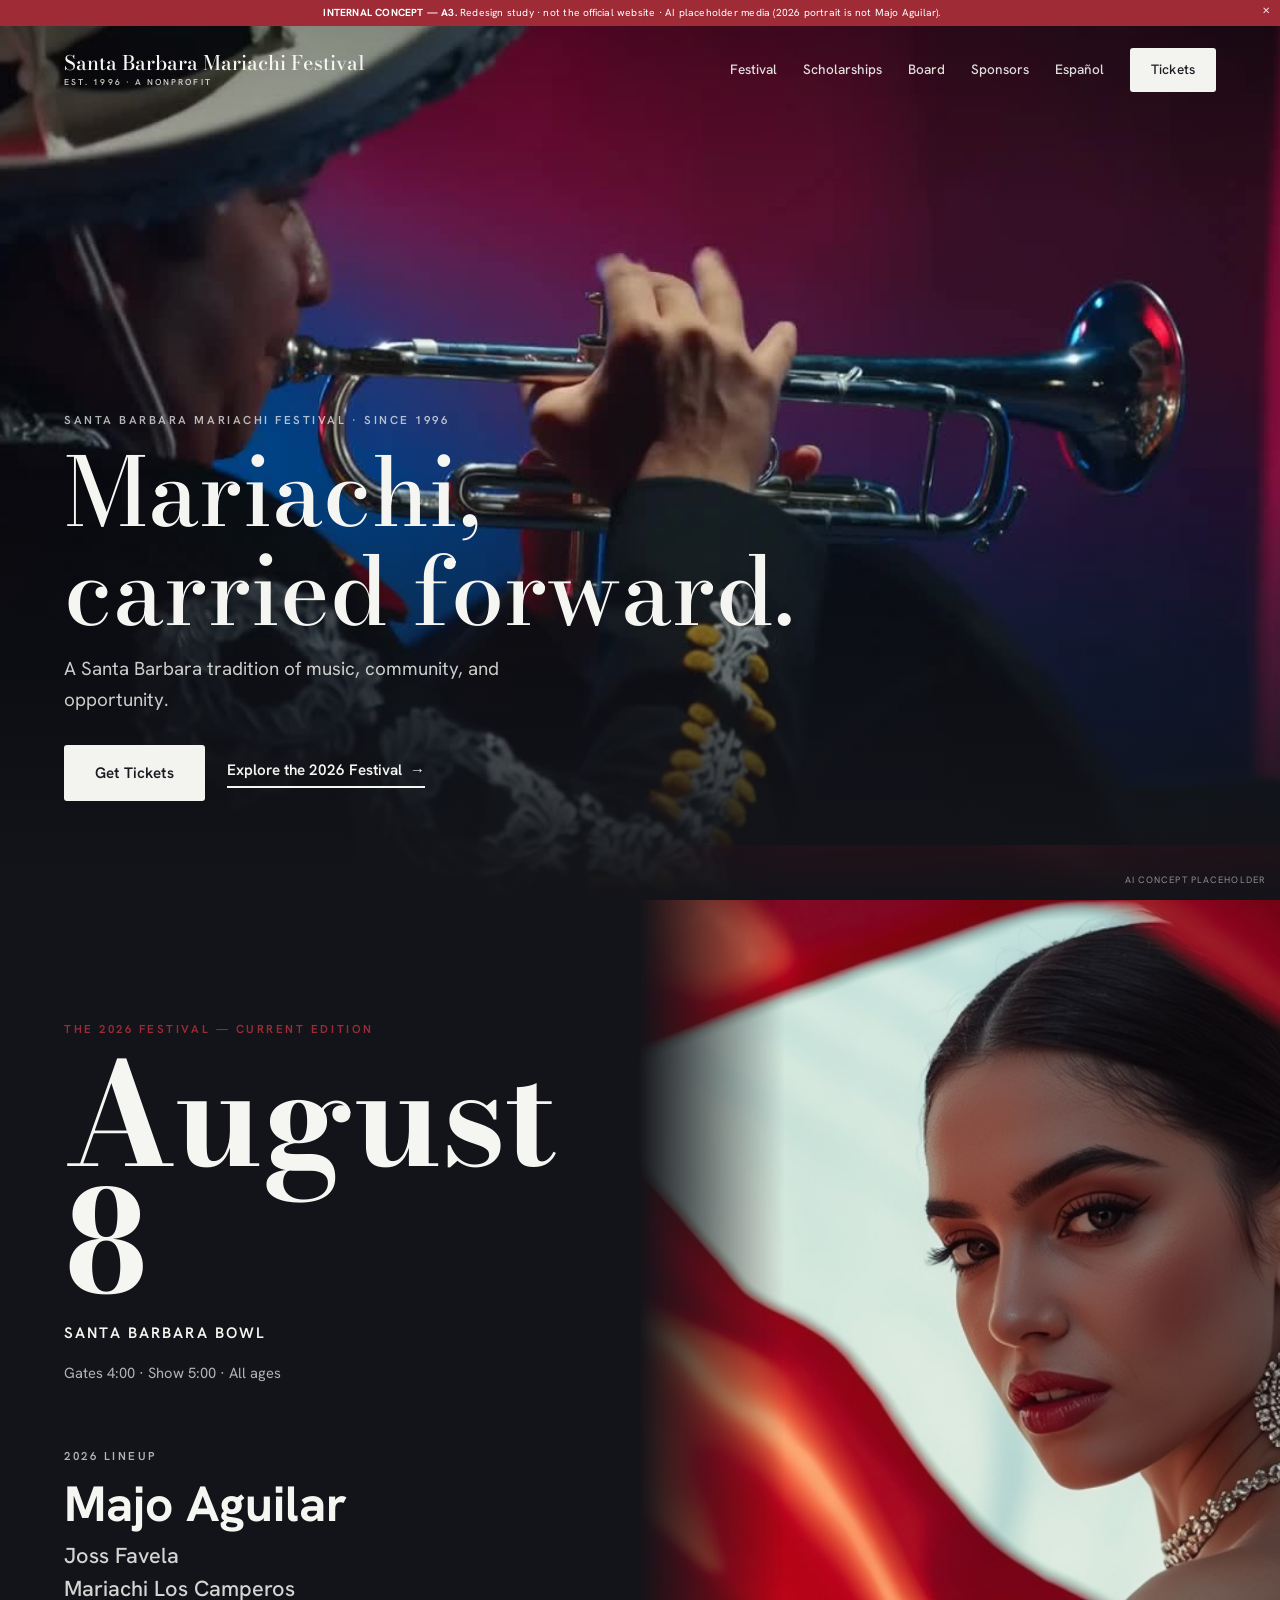
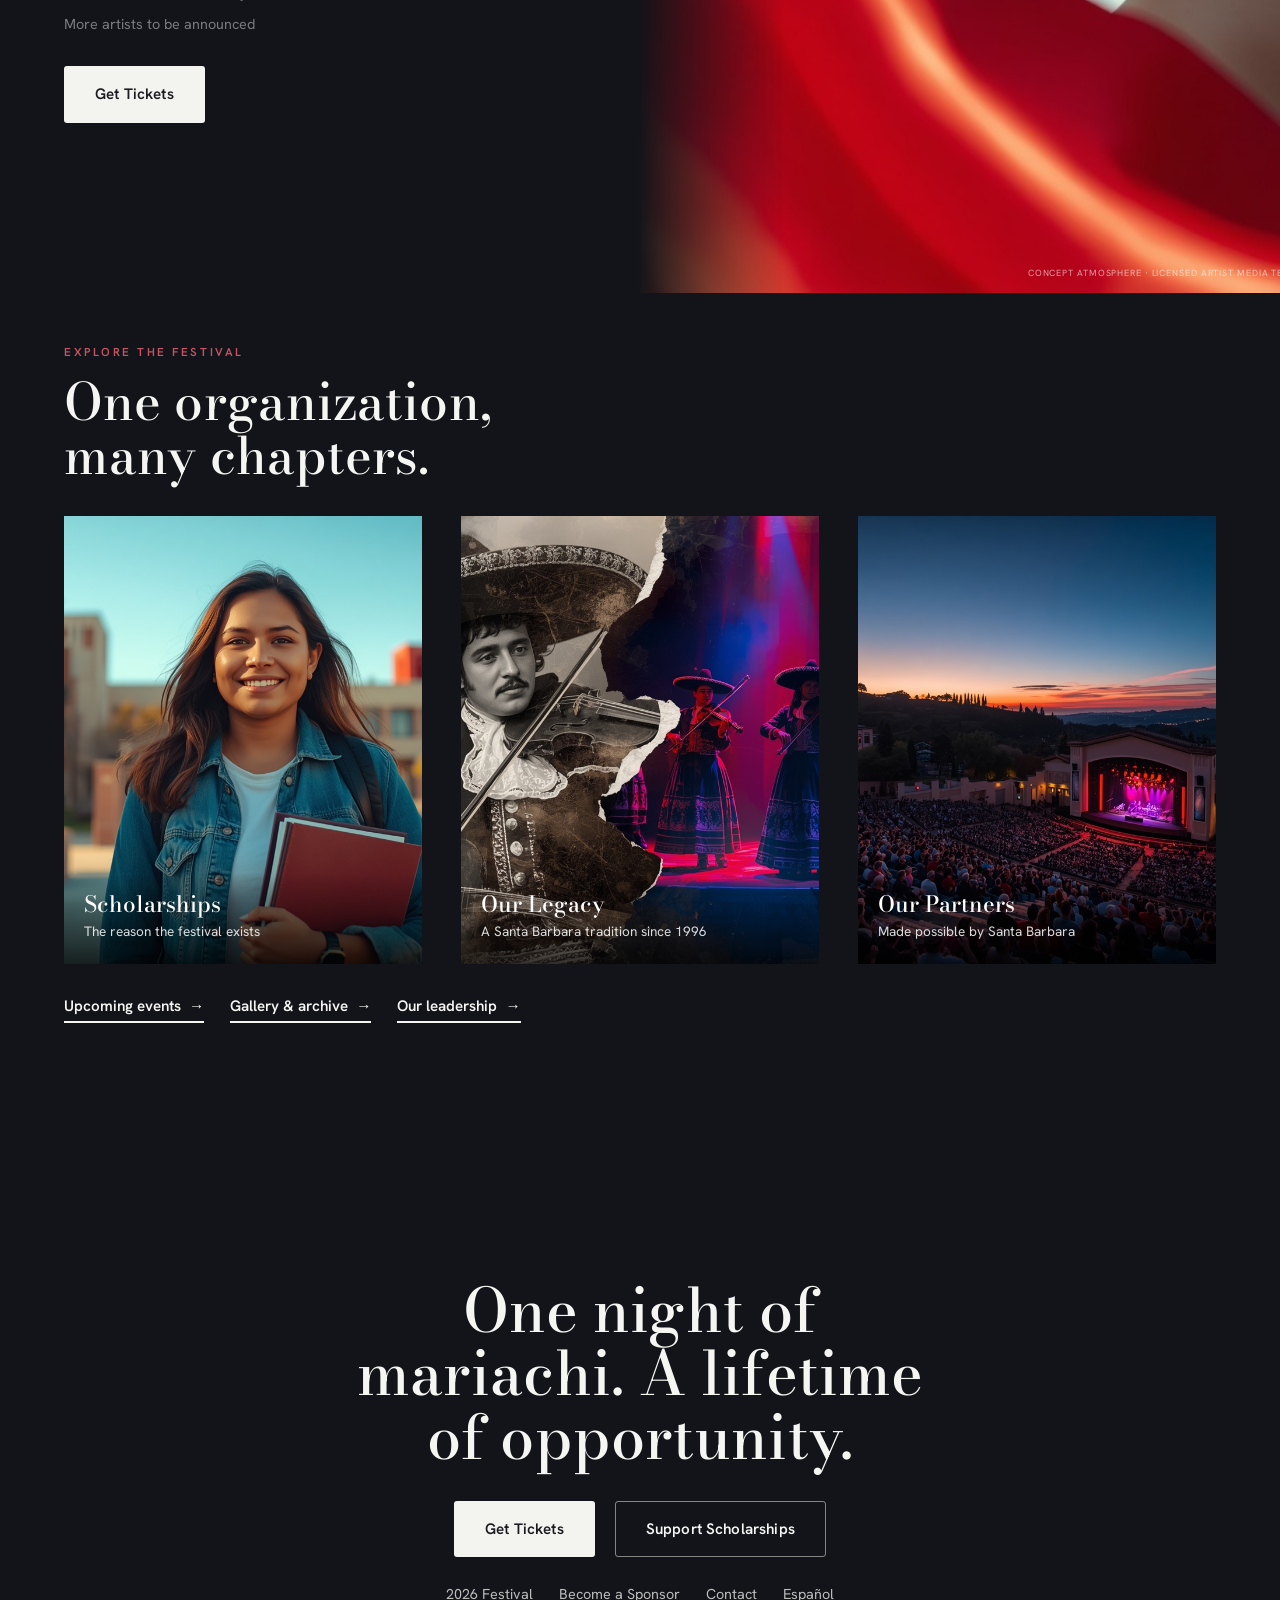
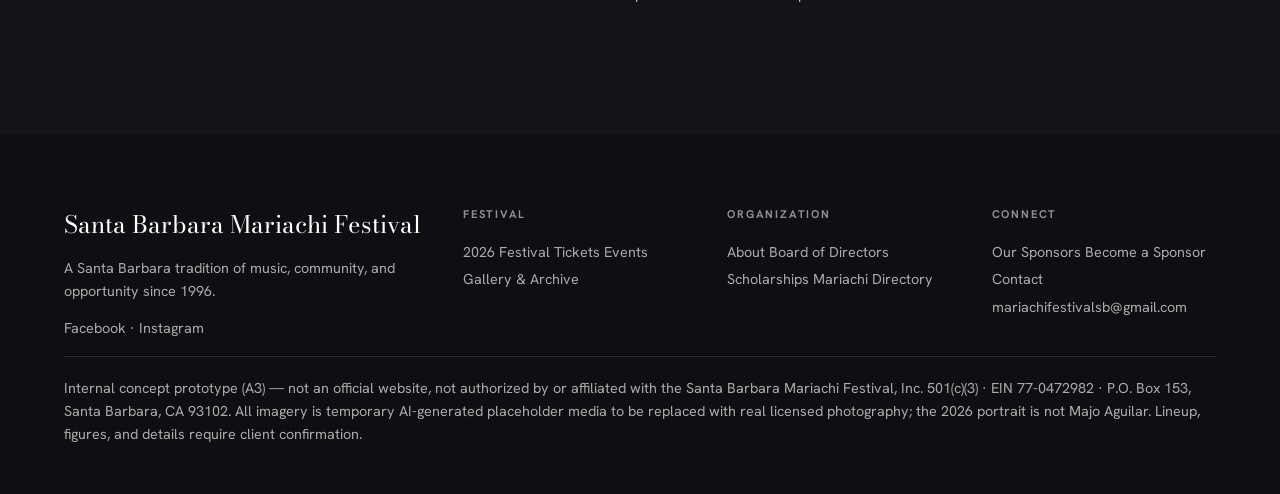
<file: index.html>
<!DOCTYPE html>
<html lang="en">
<head>
<meta charset="utf-8">
<meta name="viewport" content="width=device-width, initial-scale=1">
<title>Santa Barbara Mariachi Festival</title>
<meta name="description" content="A Santa Barbara tradition of music, community, and opportunity since 1996. 29th Annual Festival, August 8, 2026 at the Santa Barbara Bowl.">
<link rel="stylesheet" href="public/css/a3.css">
<style>@media(min-width:861px){header.nav{top:26px}header.nav.tuck{top:0}}</style>
</head>
<body>
<div id="cb"><b>INTERNAL CONCEPT — A3.</b> Redesign study · not the official website · AI placeholder media (2026 portrait is not Majo Aguilar). <span class="x" id="cbx">&#10005;</span></div>
<header class="nav" id="nav"><div class="nav-in">
  <a class="wordmark" href="index.html">Santa Barbara Mariachi Festival<small data-en="Est. 1996 &middot; A Nonprofit" data-es="Desde 1996 &middot; Sin fines de lucro">Est. 1996 &middot; A Nonprofit</small></a>
  <nav class="nav-links">
    <a class="coll" href="festival-2026.html" data-en="Festival" data-es="Festival">Festival</a>
    <a class="coll" href="scholarships.html" data-en="Scholarships" data-es="Becas">Scholarships</a>
    <a class="coll" href="board.html" data-en="Board" data-es="Mesa Directiva">Board</a>
    <a class="coll" href="sponsors.html" data-en="Sponsors" data-es="Patrocinadores">Sponsors</a>
    <a class="lang coll" href="espanol.html" id="lang">Espa&ntilde;ol</a>
    <a class="btn btn-white" href="festival-2026.html#tickets" style="padding:10px 20px;min-height:auto" data-en="Tickets" data-es="Boletos">Tickets</a>
    <button class="menu-btn" id="menuBtn" aria-label="Menu"><span></span><span></span><span></span></button>
  </nav></div></header>
<nav id="drawer" aria-hidden="true">
  <button class="close" id="drawerClose" aria-label="Close">&#10005;</button>
  <a href="index.html" data-en="Home" data-es="Inicio">Home</a>
  <a href="festival-2026.html" data-en="The 2026 Festival" data-es="El Festival 2026">The 2026 Festival</a>
  <a href="about.html" data-en="About" data-es="Nosotros">About</a>
  <a href="board.html" data-en="Board of Directors" data-es="Mesa Directiva">Board of Directors</a>
  <a href="scholarships.html" data-en="Scholarships" data-es="Becas">Scholarships</a>
  <a href="events.html" data-en="Events" data-es="Eventos">Events</a>
  <a href="gallery.html" data-en="Gallery" data-es="Galer&iacute;a">Gallery</a>
  <a href="sponsors.html" data-en="Sponsors" data-es="Patrocinadores">Sponsors</a>
  <a href="become-a-sponsor.html" data-en="Become a Sponsor" data-es="S&eacute; Patrocinador">Become a Sponsor</a>
  <a href="mariachi-recommendations.html" data-en="Mariachi Directory" data-es="Directorio de Mariachis">Mariachi Directory</a>
  <a href="contact.html" data-en="Contact" data-es="Contacto">Contact</a>
  <a href="espanol.html">Espa&ntilde;ol</a>
  <a class="btn btn-white dticket" href="festival-2026.html#tickets" data-en="Get Tickets" data-es="Compra Boletos">Get Tickets</a>
</nav>
<main>
<section class="hero" id="hero">
  <div class="media"><video id="heroVid" muted loop playsinline preload="metadata" poster="public/media/hero/hero-trumpet-poster.jpg"><source src="public/media/hero/hero-trumpet.mp4" type="video/mp4"></video></div>
  <div class="scrim"></div>
  <div class="inner wrap">
    <p class="eyebrow rv" data-en="Santa Barbara Mariachi Festival &middot; Since 1996" data-es="Festival de Mariachi de Santa Barbara &middot; Desde 1996">Santa Barbara Mariachi Festival &middot; Since 1996</p>
    <h1 class="rv d1" data-en="Mariachi, carried forward." data-es="El mariachi, hacia adelante.">Mariachi, carried forward.</h1>
    <p class="sub rv d2" data-en="A Santa Barbara tradition of music, community, and opportunity." data-es="Una tradici&oacute;n de Santa Barbara: m&uacute;sica, comunidad y oportunidad.">A Santa Barbara tradition of music, community, and opportunity.</p>
    <div class="actions rv d2"><a class="btn btn-white" href="festival-2026.html#tickets" data-en="Get Tickets" data-es="Compra Boletos">Get Tickets</a><a class="tlink on-dark" href="festival-2026.html" data-en="Explore the 2026 Festival" data-es="Explora el Festival 2026">Explore the 2026 Festival <span>&rarr;</span></a></div>
  </div>
  <div class="credit">AI concept placeholder</div>
</section>

<section class="f26" id="f26">
  <div class="wrap"><div class="grid"><div class="copy">
    <p class="label rv" data-en="The 2026 Festival &mdash; Current Edition" data-es="El Festival 2026 &mdash; Edici&oacute;n Actual">The 2026 Festival &mdash; Current Edition</p>
    <div class="date rv d1">August 8</div>
    <p class="venue rv d1">Santa Barbara Bowl</p>
    <p class="meta on-dark rv d1" data-en="Gates 4:00 &middot; Show 5:00 &middot; All ages" data-es="Puertas 4:00 &middot; Show 5:00 &middot; Todas las edades">Gates 4:00 &middot; Show 5:00 &middot; All ages</p>
    <div class="bill"><p class="label rv" style="color:var(--silver)" data-en="2026 Lineup" data-es="Cartel 2026">2026 Lineup</p>
      <div class="lead rv d1">Majo Aguilar</div><div class="sup rv d1">Joss Favela<br>Mariachi Los Camperos</div>
      <div class="tba rv d2" data-en="More artists to be announced" data-es="M&aacute;s artistas por anunciar">More artists to be announced</div>
      <div class="go rv d2"><a class="btn btn-white" href="festival-2026.html#tickets" data-en="Get Tickets" data-es="Compra Boletos">Get Tickets</a></div></div>
  </div></div></div>
  <figure class="fig"><img src="public/media/artists/artist-a.jpg" alt="Concept atmosphere for the 2026 festival"><figcaption data-en="Concept atmosphere &middot; licensed artist media TBD" data-es="Atm&oacute;sfera conceptual &middot; medios del artista por definir">Concept atmosphere &middot; licensed artist media TBD</figcaption></figure>
</section>

<section class="dark section">
  <div class="wrap">
    <p class="label on-dark rv" data-en="Explore the Festival" data-es="Explora el Festival">Explore the Festival</p>
    <h2 class="h2 rv d1" style="color:var(--white);max-width:22ch" data-en="One organization, many chapters." data-es="Una organizaci&oacute;n, muchos cap&iacute;tulos.">One organization, many chapters.</h2>
    <div class="routes rv d1" style="margin-top:34px">
      <a href="scholarships.html"><div class="r"><img src="public/media/scholarships/student-future.jpg" alt="Scholarships"><div class="cap"><h3 data-en="Scholarships" data-es="Becas">Scholarships</h3><span data-en="The reason the festival exists" data-es="La raz&oacute;n de ser del festival">The reason the festival exists</span></div></div></a>
      <a href="about.html"><div class="r"><img src="public/media/legacy/legacy-doubleexposure.jpg" alt="Legacy"><div class="cap"><h3 data-en="Our Legacy" data-es="Nuestra Historia">Our Legacy</h3><span data-en="A Santa Barbara tradition since 1996" data-es="Una tradici&oacute;n desde 1996">A Santa Barbara tradition since 1996</span></div></div></a>
      <a href="sponsors.html"><div class="r"><img src="public/media/venue/bowl-bluehour.jpg" alt="Sponsors"><div class="cap"><h3 data-en="Our Partners" data-es="Socios">Our Partners</h3><span data-en="Made possible by Santa Barbara" data-es="Posible gracias a Santa Barbara">Made possible by Santa Barbara</span></div></div></a>
    </div>
    <div class="go rv" style="margin-top:30px;display:flex;gap:26px;flex-wrap:wrap">
      <a class="tlink on-dark" href="events.html" data-en="Upcoming events" data-es="Pr&oacute;ximos eventos">Upcoming events <span>&rarr;</span></a>
      <a class="tlink on-dark" href="gallery.html" data-en="Gallery &amp; archive" data-es="Galer&iacute;a y archivo">Gallery &amp; archive <span>&rarr;</span></a>
      <a class="tlink on-dark" href="board.html" data-en="Our leadership" data-es="Nuestro liderazgo">Our leadership <span>&rarr;</span></a>
    </div>
  </div>
</section>

<section class="final">
  <div class="wrap">
    <h2 class="rv" data-en="One night of mariachi. A lifetime of opportunity." data-es="Una noche de mariachi. Una vida de oportunidad.">One night of mariachi. A lifetime of opportunity.</h2>
    <div class="row rv d1"><a class="btn btn-white" href="festival-2026.html#tickets" data-en="Get Tickets" data-es="Compra Boletos">Get Tickets</a><a class="btn btn-outline" href="scholarships.html" data-en="Support Scholarships" data-es="Apoya las Becas">Support Scholarships</a></div>
    <div class="links rv d2"><a href="festival-2026.html" data-en="2026 Festival" data-es="Festival 2026">2026 Festival</a><a href="become-a-sponsor.html" data-en="Become a Sponsor" data-es="S&eacute; Patrocinador">Become a Sponsor</a><a href="contact.html" data-en="Contact" data-es="Contacto">Contact</a><a href="espanol.html">Espa&ntilde;ol</a></div>
  </div>
</section>
</main><footer class="site"><div class="wrap"><div class="cols">
  <div>
    <div class="fw">Santa Barbara Mariachi Festival</div>
    <p data-en="A Santa Barbara tradition of music, community, and opportunity since 1996." data-es="Una tradici&oacute;n de Santa Barbara: m&uacute;sica, comunidad y oportunidad desde 1996.">A Santa Barbara tradition of music, community, and opportunity since 1996.</p>
    <p style="margin-top:14px"><a href="https://www.facebook.com/SBMariachiFestival">Facebook</a> &middot; <a href="https://www.instagram.com/sbmariachifest">Instagram</a></p>
  </div>
  <div><h4 data-en="Festival" data-es="Festival">Festival</h4>
    <a href="festival-2026.html" data-en="2026 Festival" data-es="Festival 2026">2026 Festival</a>
    <a href="festival-2026.html#tickets" data-en="Tickets" data-es="Boletos">Tickets</a>
    <a href="events.html" data-en="Events" data-es="Eventos">Events</a>
    <a href="gallery.html" data-en="Gallery &amp; Archive" data-es="Galer&iacute;a y Archivo">Gallery &amp; Archive</a></div>
  <div><h4 data-en="Organization" data-es="Organizaci&oacute;n">Organization</h4>
    <a href="about.html" data-en="About" data-es="Nosotros">About</a>
    <a href="board.html" data-en="Board of Directors" data-es="Mesa Directiva">Board of Directors</a>
    <a href="scholarships.html" data-en="Scholarships" data-es="Becas">Scholarships</a>
    <a href="mariachi-recommendations.html" data-en="Mariachi Directory" data-es="Directorio de Mariachis">Mariachi Directory</a></div>
  <div><h4 data-en="Connect" data-es="Conecta">Connect</h4>
    <a href="sponsors.html" data-en="Our Sponsors" data-es="Patrocinadores">Our Sponsors</a>
    <a href="become-a-sponsor.html" data-en="Become a Sponsor" data-es="S&eacute; Patrocinador">Become a Sponsor</a>
    <a href="contact.html" data-en="Contact" data-es="Contacto">Contact</a>
    <a href="mailto:mariachifestivalsb@gmail.com">mariachifestivalsb@gmail.com</a></div>
  </div>
  <p class="foot-note" data-en="Internal concept prototype (A3) &mdash; not an official website, not authorized by or affiliated with the Santa Barbara Mariachi Festival, Inc. 501(c)(3) &middot; EIN 77-0472982 &middot; P.O. Box 153, Santa Barbara, CA 93102. All imagery is temporary AI-generated placeholder media to be replaced with real licensed photography; the 2026 portrait is not Majo Aguilar. Lineup, figures, and details require client confirmation." data-es="Prototipo de concepto interno (A3) &mdash; no es un sitio oficial ni est&aacute; autorizado o afiliado con el Santa Barbara Mariachi Festival, Inc. 501(c)(3) &middot; EIN 77-0472982 &middot; P.O. Box 153, Santa Barbara, CA 93102. Todas las im&aacute;genes son marcadores generados por IA; el retrato de 2026 no es Majo Aguilar. El cartel, las cifras y los detalles requieren confirmaci&oacute;n.">Internal concept prototype (A3) &mdash; not an official website, not authorized by or affiliated with the Santa Barbara Mariachi Festival, Inc. 501(c)(3) &middot; EIN 77-0472982 &middot; P.O. Box 153, Santa Barbara, CA 93102. All imagery is temporary AI-generated placeholder media to be replaced with real licensed photography; the 2026 portrait is not Majo Aguilar. Lineup, figures, and details require client confirmation.</p>
</div></footer><script>
if(location.search.indexOf('present')>-1)document.body.classList.add('present');
var nav=document.getElementById('nav');
addEventListener('scroll',function(){nav.classList.toggle('tuck',scrollY>60);},{passive:true});
if(scrollY>60)nav.classList.add('tuck');
var io=new IntersectionObserver(function(es){es.forEach(function(e){if(e.isIntersecting){e.target.classList.add('in');io.unobserve(e.target);}})},{threshold:.12});
document.querySelectorAll('.rv').forEach(function(el){io.observe(el);});
var dr=document.getElementById('drawer');
document.getElementById('menuBtn').onclick=function(){dr.classList.add('open');};
document.getElementById('drawerClose').onclick=function(){dr.classList.remove('open');};
dr.querySelectorAll('a').forEach(function(a){a.onclick=function(){dr.classList.remove('open');};});
var lang='en';
function setLang(l){lang=l;document.documentElement.lang=l;
 document.querySelectorAll('[data-en]').forEach(function(el){var v=el.getAttribute('data-'+l);if(v!==null)el.innerHTML=v;});}
document.getElementById('cbx').onclick=function(){document.getElementById('cb').style.display='none';document.querySelectorAll('header.nav').forEach(function(h){h.style.top='0';});};
var hv=document.getElementById('heroVid');
if(hv&&!matchMedia('(prefers-reduced-motion: reduce)').matches){new IntersectionObserver(function(es){es.forEach(function(e){e.isIntersecting?hv.play().catch(function(){}):hv.pause();})},{threshold:.2}).observe(hv);}
document.addEventListener('keydown',function(e){var d=document.getElementById('drawer');if(e.key==='Escape'&&d&&d.classList.contains('open'))d.classList.remove('open');});
</script>
</body></html>
</file>
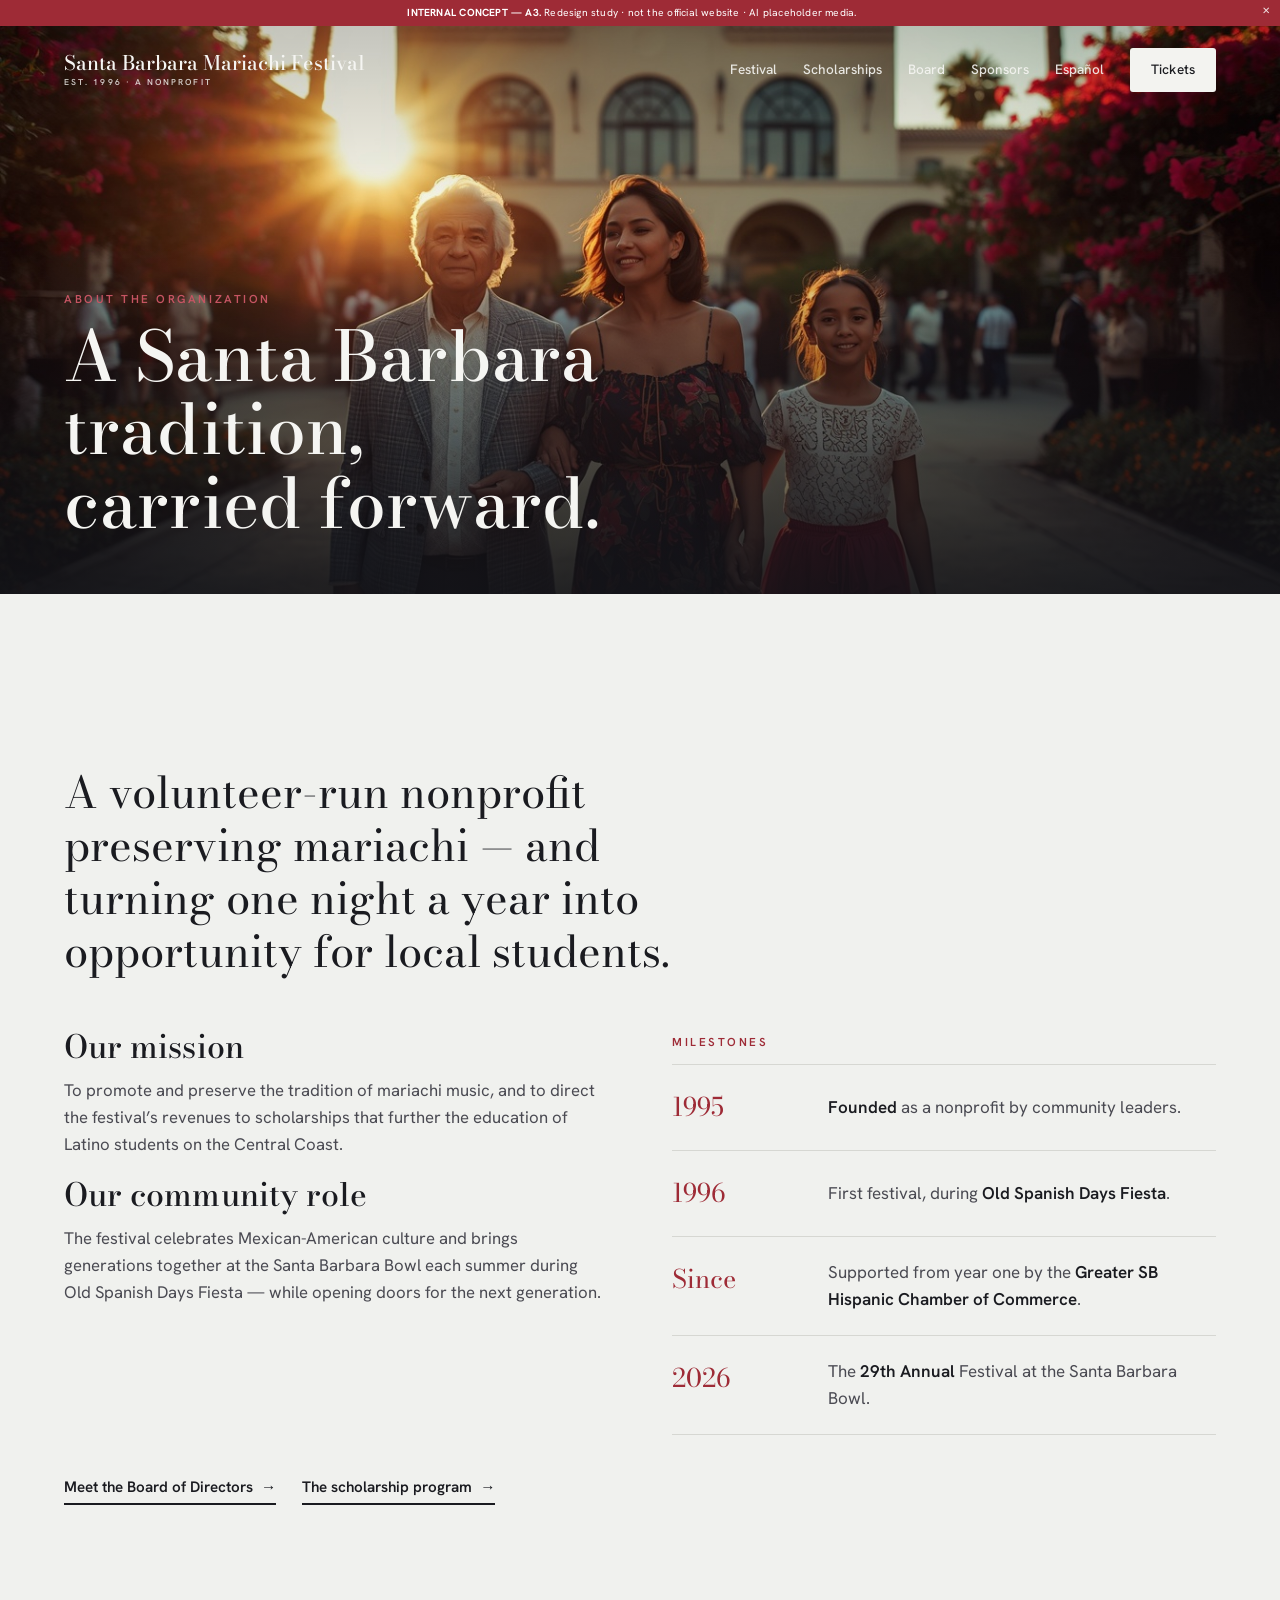
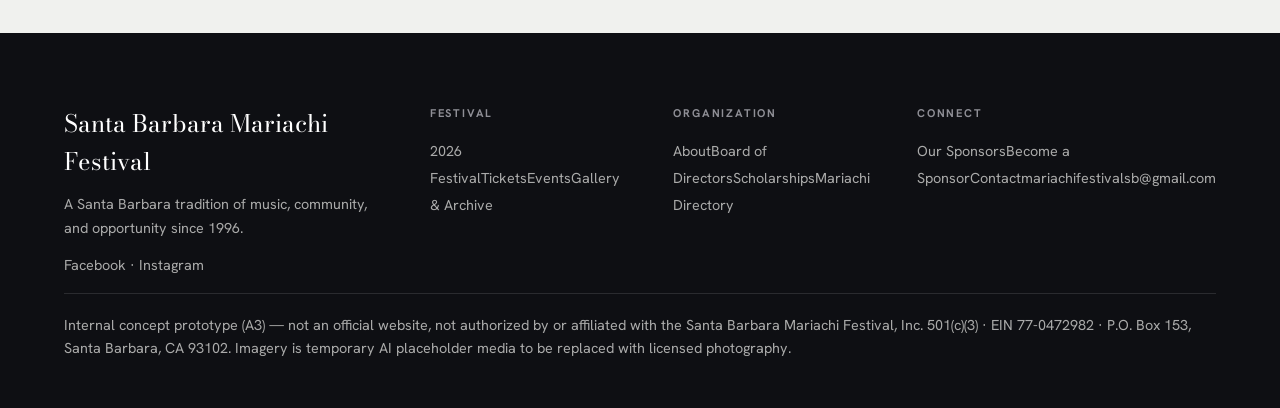
<file: about.html>
<!DOCTYPE html>
<html lang="en"><head><meta charset="utf-8"><meta name="viewport" content="width=device-width, initial-scale=1">
<title>About — Santa Barbara Mariachi Festival</title><meta name="description" content="The mission, history, and community role of the Santa Barbara Mariachi Festival, a volunteer-run nonprofit since 1996.">
<link rel="stylesheet" href="public/css/a3.css">
<style>@media(min-width:861px){header.nav{top:26px}header.nav.tuck{top:0}}</style>
</head><body>
<div id="cb"><b>INTERNAL CONCEPT — A3.</b> Redesign study &middot; not the official website &middot; AI placeholder media. <span class="x" id="cbx">&#10005;</span></div>
<header class="nav" id="nav"><div class="nav-in">
  <a class="wordmark" href="index.html">Santa Barbara Mariachi Festival<small data-en="Est. 1996 &middot; A Nonprofit" data-es="Desde 1996 &middot; Sin fines de lucro">Est. 1996 &middot; A Nonprofit</small></a>
  <nav class="nav-links">
    <a class="coll" href="festival-2026.html" data-en="Festival" data-es="Festival">Festival</a>
    <a class="coll" href="scholarships.html" data-en="Scholarships" data-es="Becas">Scholarships</a>
    <a class="coll" href="board.html" data-en="Board" data-es="Mesa Directiva">Board</a>
    <a class="coll" href="sponsors.html" data-en="Sponsors" data-es="Patrocinadores">Sponsors</a>
    <a class="lang coll" href="espanol.html">Espa&ntilde;ol</a>
    <a class="btn btn-white" href="festival-2026.html#tickets" style="padding:10px 20px;min-height:auto" data-en="Tickets" data-es="Boletos">Tickets</a>
    <button class="menu-btn" id="menuBtn" aria-label="Menu"><span></span><span></span><span></span></button>
  </nav></div></header>
<nav id="drawer" aria-hidden="true"><button class="close" id="drawerClose" aria-label="Close">&#10005;</button>
  <a href="index.html">Home</a><a href="festival-2026.html">The 2026 Festival</a><a href="about.html">About</a>
  <a href="board.html">Board of Directors</a><a href="scholarships.html">Scholarships</a><a href="events.html">Events</a>
  <a href="gallery.html">Gallery</a><a href="sponsors.html">Sponsors</a><a href="become-a-sponsor.html">Become a Sponsor</a>
  <a href="mariachi-recommendations.html">Mariachi Directory</a><a href="contact.html">Contact</a><a href="espanol.html">Espa&ntilde;ol</a>
  <a class="btn btn-white dticket" href="festival-2026.html#tickets">Get Tickets</a></nav>
<main><section class="lead-fig "><img src="public/media/people/family-generations.jpg" alt=""><div class="sc"></div><div class="cap"><p class="label on-dark rv">About the Organization</p><h1 class="rv d1" style="font-family:var(--serif);font-weight:500;font-size:clamp(2.4rem,5.4vw,4.4rem);margin:12px 0 0">A Santa Barbara tradition, carried forward.</h1></div></section>
<section class="light section"><div class="wrap">
  <p class="statement rv">A volunteer-run nonprofit preserving mariachi &mdash; and turning one night a year into opportunity for local students.</p>
  <div class="two-col rv d1" style="margin-top:44px;align-items:start">
    <div class="prose"><h2 class="h3">Our mission</h2><p>To promote and preserve the tradition of mariachi music, and to direct the festival&rsquo;s revenues to scholarships that further the education of Latino students on the Central Coast.</p>
      <h2 class="h3">Our community role</h2><p>The festival celebrates Mexican-American culture and brings generations together at the Santa Barbara Bowl each summer during Old Spanish Days Fiesta &mdash; while opening doors for the next generation.</p></div>
    <aside><p class="label">Milestones</p>
      <div class="miles" style="margin-top:12px">
        <div class="m"><div class="yr">1995</div><div class="tx"><b>Founded</b> as a nonprofit by community leaders.</div></div>
        <div class="m"><div class="yr">1996</div><div class="tx">First festival, during <b>Old Spanish Days Fiesta</b>.</div></div>
        <div class="m"><div class="yr">Since</div><div class="tx">Supported from year one by the <b>Greater SB Hispanic Chamber of Commerce</b>.</div></div>
        <div class="m"><div class="yr">2026</div><div class="tx">The <b>29th Annual</b> Festival at the Santa Barbara Bowl.</div></div>
      </div></aside>
  </div>
  <div class="rv" style="margin-top:40px;display:flex;gap:26px;flex-wrap:wrap"><a class="tlink on-light" href="board.html">Meet the Board of Directors <span>&rarr;</span></a><a class="tlink on-light" href="scholarships.html">The scholarship program <span>&rarr;</span></a></div>
</div></section></main><footer class="site"><div class="wrap"><div class="cols">
  <div><div class="fw">Santa Barbara Mariachi Festival</div>
    <p>A Santa Barbara tradition of music, community, and opportunity since 1996.</p>
    <p style="margin-top:14px"><a href="https://www.facebook.com/SBMariachiFestival">Facebook</a> &middot; <a href="https://www.instagram.com/sbmariachifest">Instagram</a></p></div>
  <div><h4>Festival</h4><a href="festival-2026.html">2026 Festival</a><a href="festival-2026.html#tickets">Tickets</a><a href="events.html">Events</a><a href="gallery.html">Gallery &amp; Archive</a></div>
  <div><h4>Organization</h4><a href="about.html">About</a><a href="board.html">Board of Directors</a><a href="scholarships.html">Scholarships</a><a href="mariachi-recommendations.html">Mariachi Directory</a></div>
  <div><h4>Connect</h4><a href="sponsors.html">Our Sponsors</a><a href="become-a-sponsor.html">Become a Sponsor</a><a href="contact.html">Contact</a><a href="mailto:mariachifestivalsb@gmail.com">mariachifestivalsb@gmail.com</a></div>
  </div>
  <p class="foot-note">Internal concept prototype (A3) &mdash; not an official website, not authorized by or affiliated with the Santa Barbara Mariachi Festival, Inc. 501(c)(3) &middot; EIN 77-0472982 &middot; P.O. Box 153, Santa Barbara, CA 93102. Imagery is temporary AI placeholder media to be replaced with licensed photography.</p>
</div></footer><script>
if(location.search.indexOf('present')>-1)document.body.classList.add('present');
var nav=document.getElementById('nav');addEventListener('scroll',function(){nav.classList.toggle('tuck',scrollY>60);},{passive:true});if(scrollY>60)nav.classList.add('tuck');
var io=new IntersectionObserver(function(es){es.forEach(function(e){if(e.isIntersecting){e.target.classList.add('in');io.unobserve(e.target);}})},{threshold:.12});
document.querySelectorAll('.rv').forEach(function(el){io.observe(el);});
var dr=document.getElementById('drawer'),mb=document.getElementById('menuBtn');
function openDr(o){dr.classList.toggle('open',o);dr.setAttribute('aria-hidden',o?'false':'true');mb.setAttribute('aria-expanded',o?'true':'false');if(o){var f=dr.querySelector('a');if(f)f.focus();}else{mb.focus();}}
mb.setAttribute('aria-expanded','false');mb.onclick=function(){openDr(true);};
document.getElementById('drawerClose').onclick=function(){openDr(false);};
dr.querySelectorAll('a').forEach(function(a){a.onclick=function(){openDr(false);};});
document.addEventListener('keydown',function(e){if(e.key==='Escape'&&dr.classList.contains('open'))openDr(false);});
document.getElementById('cbx').onclick=function(){document.getElementById('cb').style.display='none';document.querySelectorAll('header.nav').forEach(function(h){h.style.top='0';});};
</script></body></html>
</file>
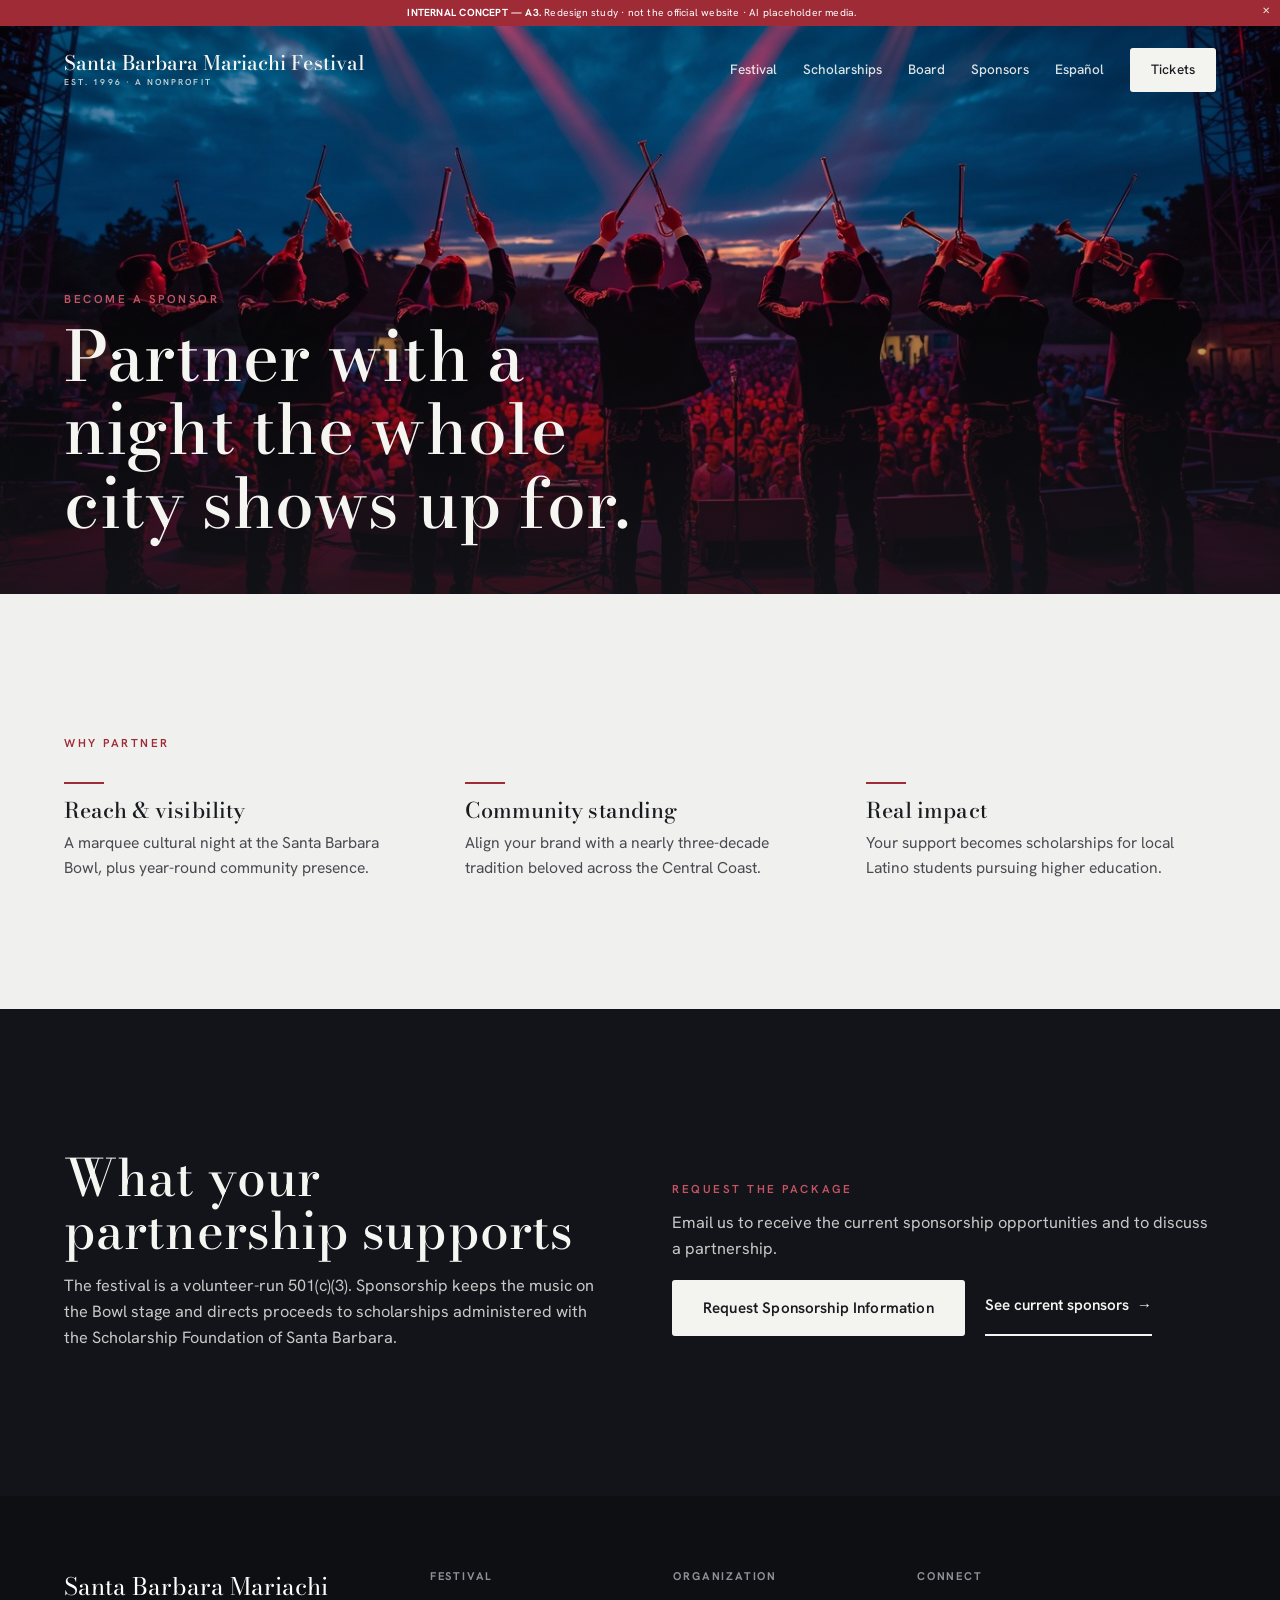
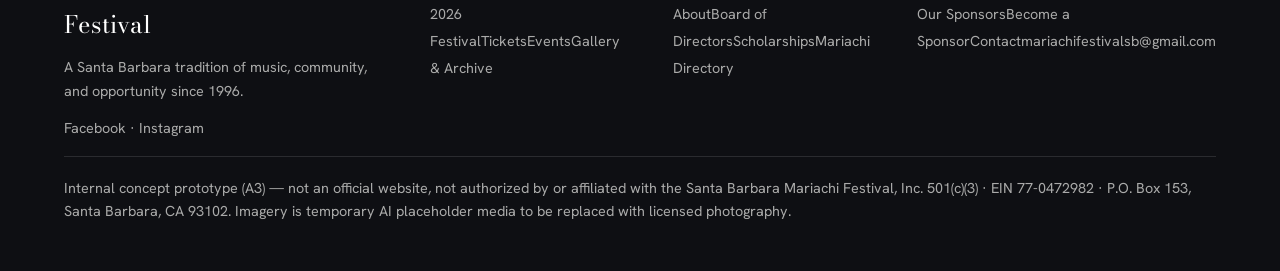
<file: become-a-sponsor.html>
<!DOCTYPE html>
<html lang="en"><head><meta charset="utf-8"><meta name="viewport" content="width=device-width, initial-scale=1">
<title>Become a Sponsor — Santa Barbara Mariachi Festival</title><meta name="description" content="Partner with the Santa Barbara Mariachi Festival to support mariachi and college scholarships for local students.">
<link rel="stylesheet" href="public/css/a3.css">
<style>@media(min-width:861px){header.nav{top:26px}header.nav.tuck{top:0}}</style>
</head><body>
<div id="cb"><b>INTERNAL CONCEPT — A3.</b> Redesign study &middot; not the official website &middot; AI placeholder media. <span class="x" id="cbx">&#10005;</span></div>
<header class="nav" id="nav"><div class="nav-in">
  <a class="wordmark" href="index.html">Santa Barbara Mariachi Festival<small data-en="Est. 1996 &middot; A Nonprofit" data-es="Desde 1996 &middot; Sin fines de lucro">Est. 1996 &middot; A Nonprofit</small></a>
  <nav class="nav-links">
    <a class="coll" href="festival-2026.html" data-en="Festival" data-es="Festival">Festival</a>
    <a class="coll" href="scholarships.html" data-en="Scholarships" data-es="Becas">Scholarships</a>
    <a class="coll" href="board.html" data-en="Board" data-es="Mesa Directiva">Board</a>
    <a class="coll" href="sponsors.html" data-en="Sponsors" data-es="Patrocinadores">Sponsors</a>
    <a class="lang coll" href="espanol.html">Espa&ntilde;ol</a>
    <a class="btn btn-white" href="festival-2026.html#tickets" style="padding:10px 20px;min-height:auto" data-en="Tickets" data-es="Boletos">Tickets</a>
    <button class="menu-btn" id="menuBtn" aria-label="Menu"><span></span><span></span><span></span></button>
  </nav></div></header>
<nav id="drawer" aria-hidden="true"><button class="close" id="drawerClose" aria-label="Close">&#10005;</button>
  <a href="index.html">Home</a><a href="festival-2026.html">The 2026 Festival</a><a href="about.html">About</a>
  <a href="board.html">Board of Directors</a><a href="scholarships.html">Scholarships</a><a href="events.html">Events</a>
  <a href="gallery.html">Gallery</a><a href="sponsors.html">Sponsors</a><a href="become-a-sponsor.html">Become a Sponsor</a>
  <a href="mariachi-recommendations.html">Mariachi Directory</a><a href="contact.html">Contact</a><a href="espanol.html">Espa&ntilde;ol</a>
  <a class="btn btn-white dticket" href="festival-2026.html#tickets">Get Tickets</a></nav>
<main><section class="lead-fig tight"><img src="public/media/finale/finale-peak.jpg" alt=""><div class="sc"></div><div class="cap"><p class="label on-dark rv">Become a Sponsor</p><h1 class="rv d1" style="font-family:var(--serif);font-weight:500;font-size:clamp(2.4rem,5.4vw,4.4rem);margin:12px 0 0">Partner with a night the whole city shows up for.</h1></div></section>
<section class="light section"><div class="wrap">
  <p class="label rv" data-en="Why partner" data-es="Por qu&eacute; ser socio">Why partner</p>
  <div class="trio rv d1" style="margin-top:30px">
    <div><div class="rule"></div><h3>Reach &amp; visibility</h3><p>A marquee cultural night at the Santa Barbara Bowl, plus year-round community presence.</p></div>
    <div><div class="rule"></div><h3>Community standing</h3><p>Align your brand with a nearly three-decade tradition beloved across the Central Coast.</p></div>
    <div><div class="rule"></div><h3>Real impact</h3><p>Your support becomes scholarships for local Latino students pursuing higher education.</p></div>
  </div>
</div></section>
<section class="dark section"><div class="wrap"><div class="two-col" style="align-items:center">
  <div><h2 class="h2 rv" style="color:var(--white)">What your partnership supports</h2>
    <p class="body on-dark rv d1" style="margin-top:16px">The festival is a volunteer-run 501(c)(3). Sponsorship keeps the music on the Bowl stage and directs proceeds to scholarships administered with the Scholarship Foundation of Santa Barbara.</p></div>
  <div class="rv d1"><p class="label on-dark">Request the package</p><p class="body on-dark" style="margin-top:10px">Email us to receive the current sponsorship opportunities and to discuss a partnership.</p>
    <div style="display:flex;gap:20px;flex-wrap:wrap;margin-top:18px"><a class="btn btn-white" href="mailto:mariachifestivalsb@gmail.com?subject=Sponsorship%20Information%20Request">Request Sponsorship Information</a><a class="tlink on-dark" href="sponsors.html">See current sponsors <span>&rarr;</span></a></div></div>
</div></div></section></main><footer class="site"><div class="wrap"><div class="cols">
  <div><div class="fw">Santa Barbara Mariachi Festival</div>
    <p>A Santa Barbara tradition of music, community, and opportunity since 1996.</p>
    <p style="margin-top:14px"><a href="https://www.facebook.com/SBMariachiFestival">Facebook</a> &middot; <a href="https://www.instagram.com/sbmariachifest">Instagram</a></p></div>
  <div><h4>Festival</h4><a href="festival-2026.html">2026 Festival</a><a href="festival-2026.html#tickets">Tickets</a><a href="events.html">Events</a><a href="gallery.html">Gallery &amp; Archive</a></div>
  <div><h4>Organization</h4><a href="about.html">About</a><a href="board.html">Board of Directors</a><a href="scholarships.html">Scholarships</a><a href="mariachi-recommendations.html">Mariachi Directory</a></div>
  <div><h4>Connect</h4><a href="sponsors.html">Our Sponsors</a><a href="become-a-sponsor.html">Become a Sponsor</a><a href="contact.html">Contact</a><a href="mailto:mariachifestivalsb@gmail.com">mariachifestivalsb@gmail.com</a></div>
  </div>
  <p class="foot-note">Internal concept prototype (A3) &mdash; not an official website, not authorized by or affiliated with the Santa Barbara Mariachi Festival, Inc. 501(c)(3) &middot; EIN 77-0472982 &middot; P.O. Box 153, Santa Barbara, CA 93102. Imagery is temporary AI placeholder media to be replaced with licensed photography.</p>
</div></footer><script>
if(location.search.indexOf('present')>-1)document.body.classList.add('present');
var nav=document.getElementById('nav');addEventListener('scroll',function(){nav.classList.toggle('tuck',scrollY>60);},{passive:true});if(scrollY>60)nav.classList.add('tuck');
var io=new IntersectionObserver(function(es){es.forEach(function(e){if(e.isIntersecting){e.target.classList.add('in');io.unobserve(e.target);}})},{threshold:.12});
document.querySelectorAll('.rv').forEach(function(el){io.observe(el);});
var dr=document.getElementById('drawer'),mb=document.getElementById('menuBtn');
function openDr(o){dr.classList.toggle('open',o);dr.setAttribute('aria-hidden',o?'false':'true');mb.setAttribute('aria-expanded',o?'true':'false');if(o){var f=dr.querySelector('a');if(f)f.focus();}else{mb.focus();}}
mb.setAttribute('aria-expanded','false');mb.onclick=function(){openDr(true);};
document.getElementById('drawerClose').onclick=function(){openDr(false);};
dr.querySelectorAll('a').forEach(function(a){a.onclick=function(){openDr(false);};});
document.addEventListener('keydown',function(e){if(e.key==='Escape'&&dr.classList.contains('open'))openDr(false);});
document.getElementById('cbx').onclick=function(){document.getElementById('cb').style.display='none';document.querySelectorAll('header.nav').forEach(function(h){h.style.top='0';});};
</script></body></html>
</file>
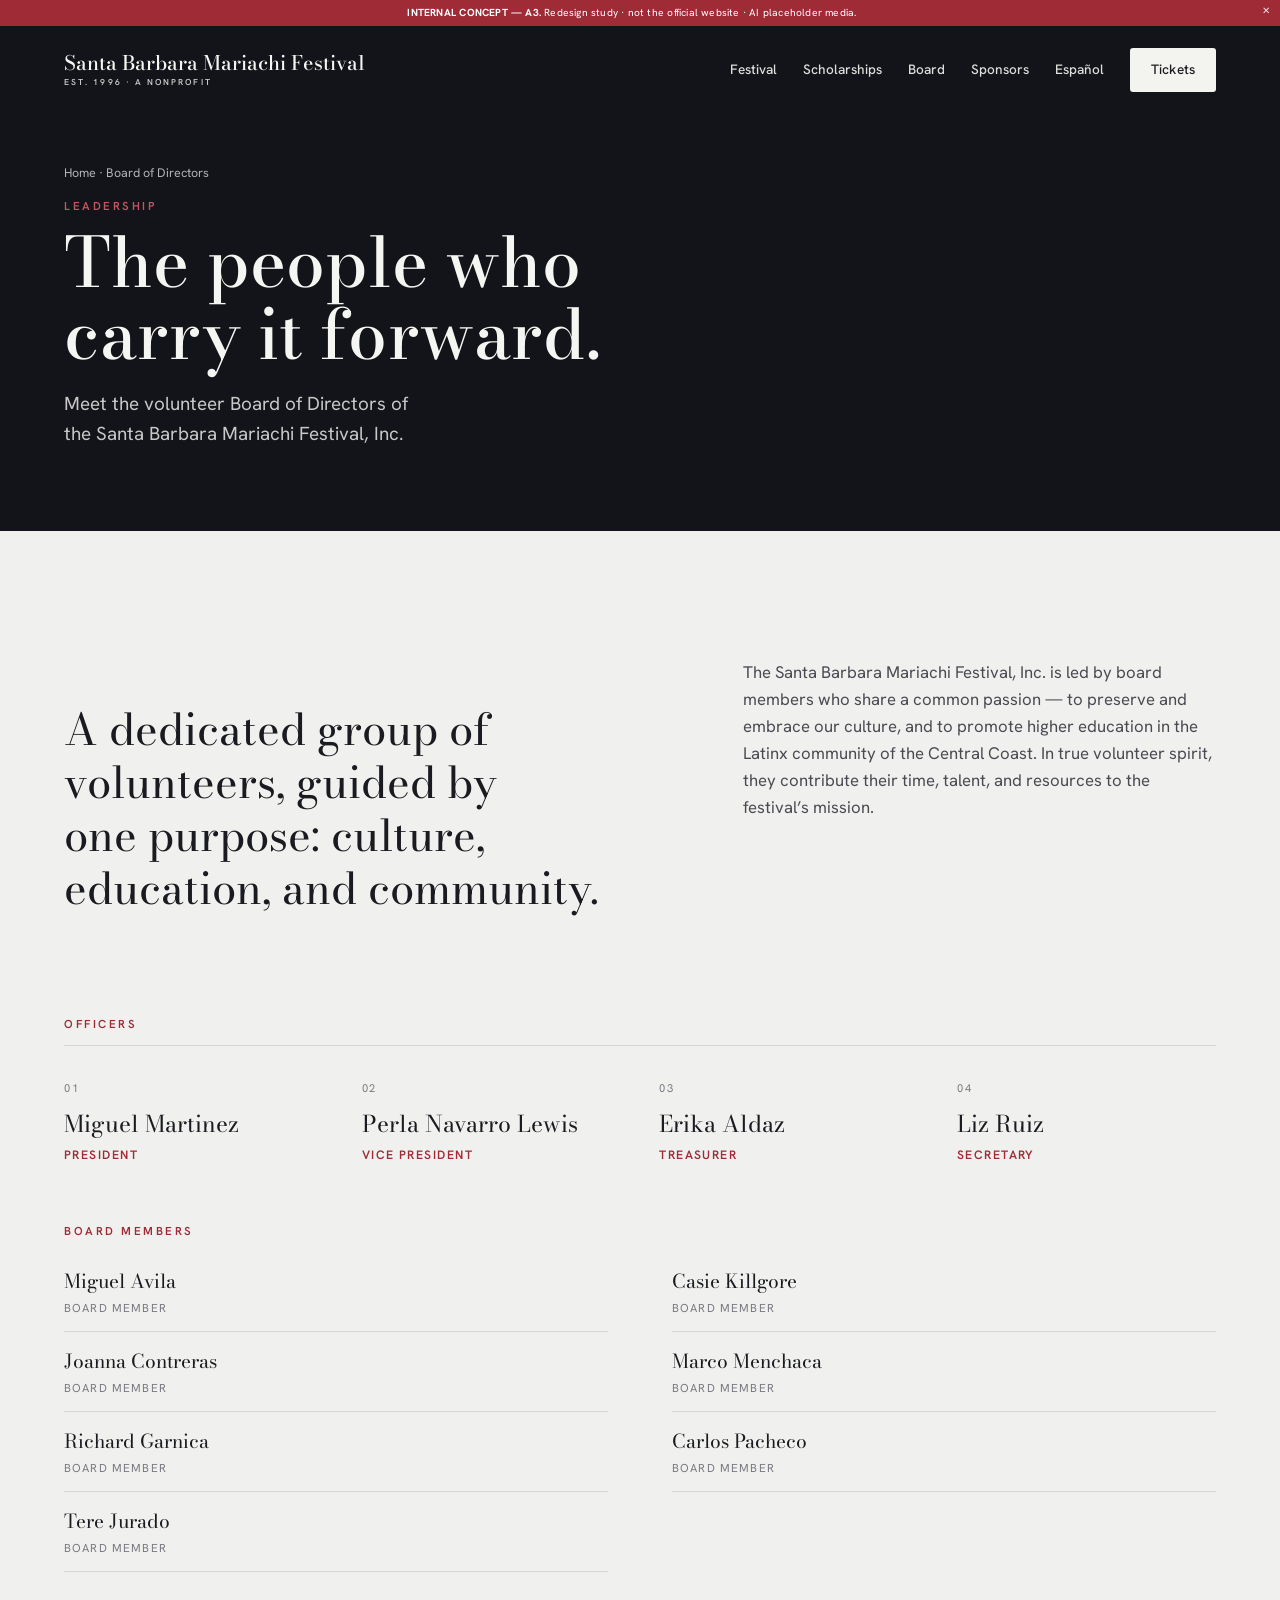
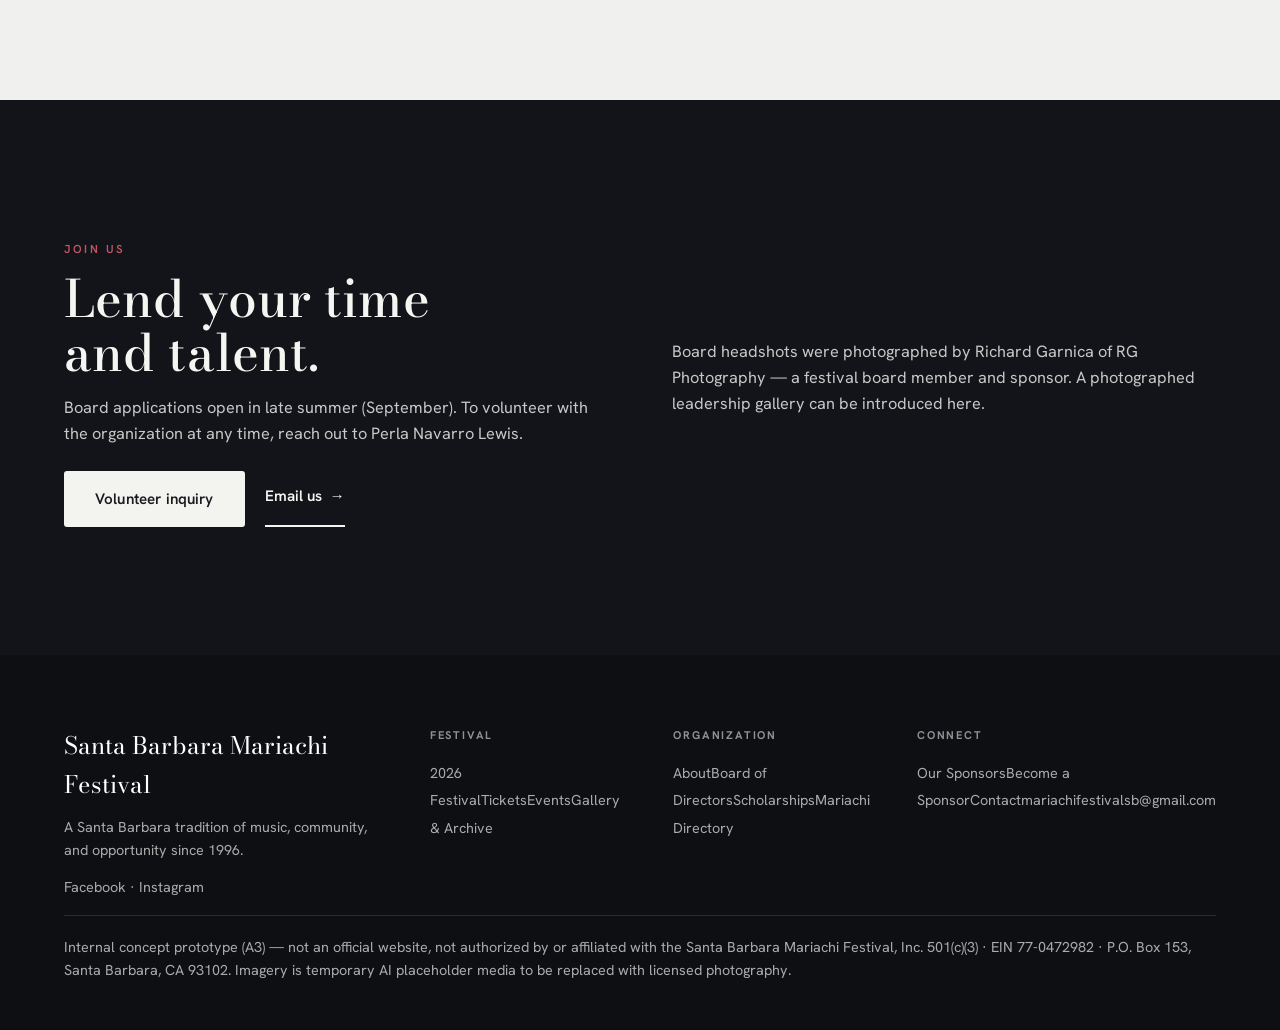
<file: board.html>
<!DOCTYPE html>
<html lang="en"><head><meta charset="utf-8"><meta name="viewport" content="width=device-width, initial-scale=1">
<title>Board of Directors — Santa Barbara Mariachi Festival</title><meta name="description" content="Meet the volunteer Board of Directors of the Santa Barbara Mariachi Festival, Inc.">
<link rel="stylesheet" href="public/css/a3.css">
<style>@media(min-width:861px){header.nav{top:26px}header.nav.tuck{top:0}}</style>
</head><body>
<div id="cb"><b>INTERNAL CONCEPT — A3.</b> Redesign study &middot; not the official website &middot; AI placeholder media. <span class="x" id="cbx">&#10005;</span></div>
<header class="nav" id="nav"><div class="nav-in">
  <a class="wordmark" href="index.html">Santa Barbara Mariachi Festival<small data-en="Est. 1996 &middot; A Nonprofit" data-es="Desde 1996 &middot; Sin fines de lucro">Est. 1996 &middot; A Nonprofit</small></a>
  <nav class="nav-links">
    <a class="coll" href="festival-2026.html" data-en="Festival" data-es="Festival">Festival</a>
    <a class="coll" href="scholarships.html" data-en="Scholarships" data-es="Becas">Scholarships</a>
    <a class="coll" href="board.html" data-en="Board" data-es="Mesa Directiva">Board</a>
    <a class="coll" href="sponsors.html" data-en="Sponsors" data-es="Patrocinadores">Sponsors</a>
    <a class="lang coll" href="espanol.html">Espa&ntilde;ol</a>
    <a class="btn btn-white" href="festival-2026.html#tickets" style="padding:10px 20px;min-height:auto" data-en="Tickets" data-es="Boletos">Tickets</a>
    <button class="menu-btn" id="menuBtn" aria-label="Menu"><span></span><span></span><span></span></button>
  </nav></div></header>
<nav id="drawer" aria-hidden="true"><button class="close" id="drawerClose" aria-label="Close">&#10005;</button>
  <a href="index.html">Home</a><a href="festival-2026.html">The 2026 Festival</a><a href="about.html">About</a>
  <a href="board.html">Board of Directors</a><a href="scholarships.html">Scholarships</a><a href="events.html">Events</a>
  <a href="gallery.html">Gallery</a><a href="sponsors.html">Sponsors</a><a href="become-a-sponsor.html">Become a Sponsor</a>
  <a href="mariachi-recommendations.html">Mariachi Directory</a><a href="contact.html">Contact</a><a href="espanol.html">Espa&ntilde;ol</a>
  <a class="btn btn-white dticket" href="festival-2026.html#tickets">Get Tickets</a></nav>
<main><section class="page-hero"><div class="wrap inner"><p class="crumbs rv"><a href="index.html">Home</a> &middot; Board of Directors</p><p class="label rv" style="color:#c65563">Leadership</p><h1 class="rv d1">The people who carry it forward.</h1><p class="lede rv d1">Meet the volunteer Board of Directors of the Santa Barbara Mariachi Festival, Inc.</p></div></section>
<section class="light section"><div class="wrap">
  <div class="two-col wide-left rv" style="align-items:start">
    <p class="statement">A dedicated group of volunteers, guided by one purpose: culture, education, and community.</p>
    <div class="prose"><p>The Santa Barbara Mariachi Festival, Inc. is led by board members who share a common passion &mdash; to preserve and embrace our culture, and to promote higher education in the Latinx community of the Central Coast. In true volunteer spirit, they contribute their time, talent, and resources to the festival&rsquo;s mission.</p></div>
  </div>
  <p class="label rv" style="margin-top:56px" data-en="Officers" data-es="Directiva">Officers</p>
  <div class="officers-feature rv d1">
    <div class="of"><div class="ix">01</div><div class="nm">Miguel Martinez</div><div class="role">President</div></div><div class="of"><div class="ix">02</div><div class="nm">Perla Navarro Lewis</div><div class="role">Vice President</div></div><div class="of"><div class="ix">03</div><div class="nm">Erika Aldaz</div><div class="role">Treasurer</div></div><div class="of"><div class="ix">04</div><div class="nm">Liz Ruiz</div><div class="role">Secretary</div></div>
  </div>
  <p class="label rv" style="margin-top:56px" data-en="Board Members" data-es="Miembros de la Mesa">Board Members</p>
  <div class="members-index rv d1">
    <div class="mi">Miguel Avila<span>Board Member</span></div><div class="mi">Joanna Contreras<span>Board Member</span></div><div class="mi">Richard Garnica<span>Board Member</span></div><div class="mi">Tere Jurado<span>Board Member</span></div><div class="mi">Casie Killgore<span>Board Member</span></div><div class="mi">Marco Menchaca<span>Board Member</span></div><div class="mi">Carlos Pacheco<span>Board Member</span></div>
  </div>
</div></section>
<section class="dark section"><div class="wrap"><div class="two-col" style="align-items:center">
  <div><p class="label on-dark rv" data-en="Join Us" data-es="&Uacute;nete">Join Us</p>
    <h2 class="h2 rv d1" style="color:var(--white)">Lend your time and talent.</h2>
    <p class="body on-dark rv d1" style="margin-top:16px">Board applications open in late summer (September). To volunteer with the organization at any time, reach out to Perla Navarro Lewis.</p>
    <div class="rv d2" style="display:flex;gap:20px;flex-wrap:wrap;margin-top:24px"><a class="btn btn-white" href="https://forms.gle/CXj2cTeyxXYx1ZgP9">Volunteer inquiry</a><a class="tlink on-dark" href="mailto:mariachifestivalsb@gmail.com">Email us <span>&rarr;</span></a></div>
  </div>
  <div class="rv d1"><p class="body on-dark">Board headshots were photographed by Richard Garnica of RG Photography &mdash; a festival board member and sponsor. A photographed leadership gallery can be introduced here.</p></div>
</div></div></section></main><footer class="site"><div class="wrap"><div class="cols">
  <div><div class="fw">Santa Barbara Mariachi Festival</div>
    <p>A Santa Barbara tradition of music, community, and opportunity since 1996.</p>
    <p style="margin-top:14px"><a href="https://www.facebook.com/SBMariachiFestival">Facebook</a> &middot; <a href="https://www.instagram.com/sbmariachifest">Instagram</a></p></div>
  <div><h4>Festival</h4><a href="festival-2026.html">2026 Festival</a><a href="festival-2026.html#tickets">Tickets</a><a href="events.html">Events</a><a href="gallery.html">Gallery &amp; Archive</a></div>
  <div><h4>Organization</h4><a href="about.html">About</a><a href="board.html">Board of Directors</a><a href="scholarships.html">Scholarships</a><a href="mariachi-recommendations.html">Mariachi Directory</a></div>
  <div><h4>Connect</h4><a href="sponsors.html">Our Sponsors</a><a href="become-a-sponsor.html">Become a Sponsor</a><a href="contact.html">Contact</a><a href="mailto:mariachifestivalsb@gmail.com">mariachifestivalsb@gmail.com</a></div>
  </div>
  <p class="foot-note">Internal concept prototype (A3) &mdash; not an official website, not authorized by or affiliated with the Santa Barbara Mariachi Festival, Inc. 501(c)(3) &middot; EIN 77-0472982 &middot; P.O. Box 153, Santa Barbara, CA 93102. Imagery is temporary AI placeholder media to be replaced with licensed photography.</p>
</div></footer><script>
if(location.search.indexOf('present')>-1)document.body.classList.add('present');
var nav=document.getElementById('nav');addEventListener('scroll',function(){nav.classList.toggle('tuck',scrollY>60);},{passive:true});if(scrollY>60)nav.classList.add('tuck');
var io=new IntersectionObserver(function(es){es.forEach(function(e){if(e.isIntersecting){e.target.classList.add('in');io.unobserve(e.target);}})},{threshold:.12});
document.querySelectorAll('.rv').forEach(function(el){io.observe(el);});
var dr=document.getElementById('drawer'),mb=document.getElementById('menuBtn');
function openDr(o){dr.classList.toggle('open',o);dr.setAttribute('aria-hidden',o?'false':'true');mb.setAttribute('aria-expanded',o?'true':'false');if(o){var f=dr.querySelector('a');if(f)f.focus();}else{mb.focus();}}
mb.setAttribute('aria-expanded','false');mb.onclick=function(){openDr(true);};
document.getElementById('drawerClose').onclick=function(){openDr(false);};
dr.querySelectorAll('a').forEach(function(a){a.onclick=function(){openDr(false);};});
document.addEventListener('keydown',function(e){if(e.key==='Escape'&&dr.classList.contains('open'))openDr(false);});
document.getElementById('cbx').onclick=function(){document.getElementById('cb').style.display='none';document.querySelectorAll('header.nav').forEach(function(h){h.style.top='0';});};
</script></body></html>
</file>
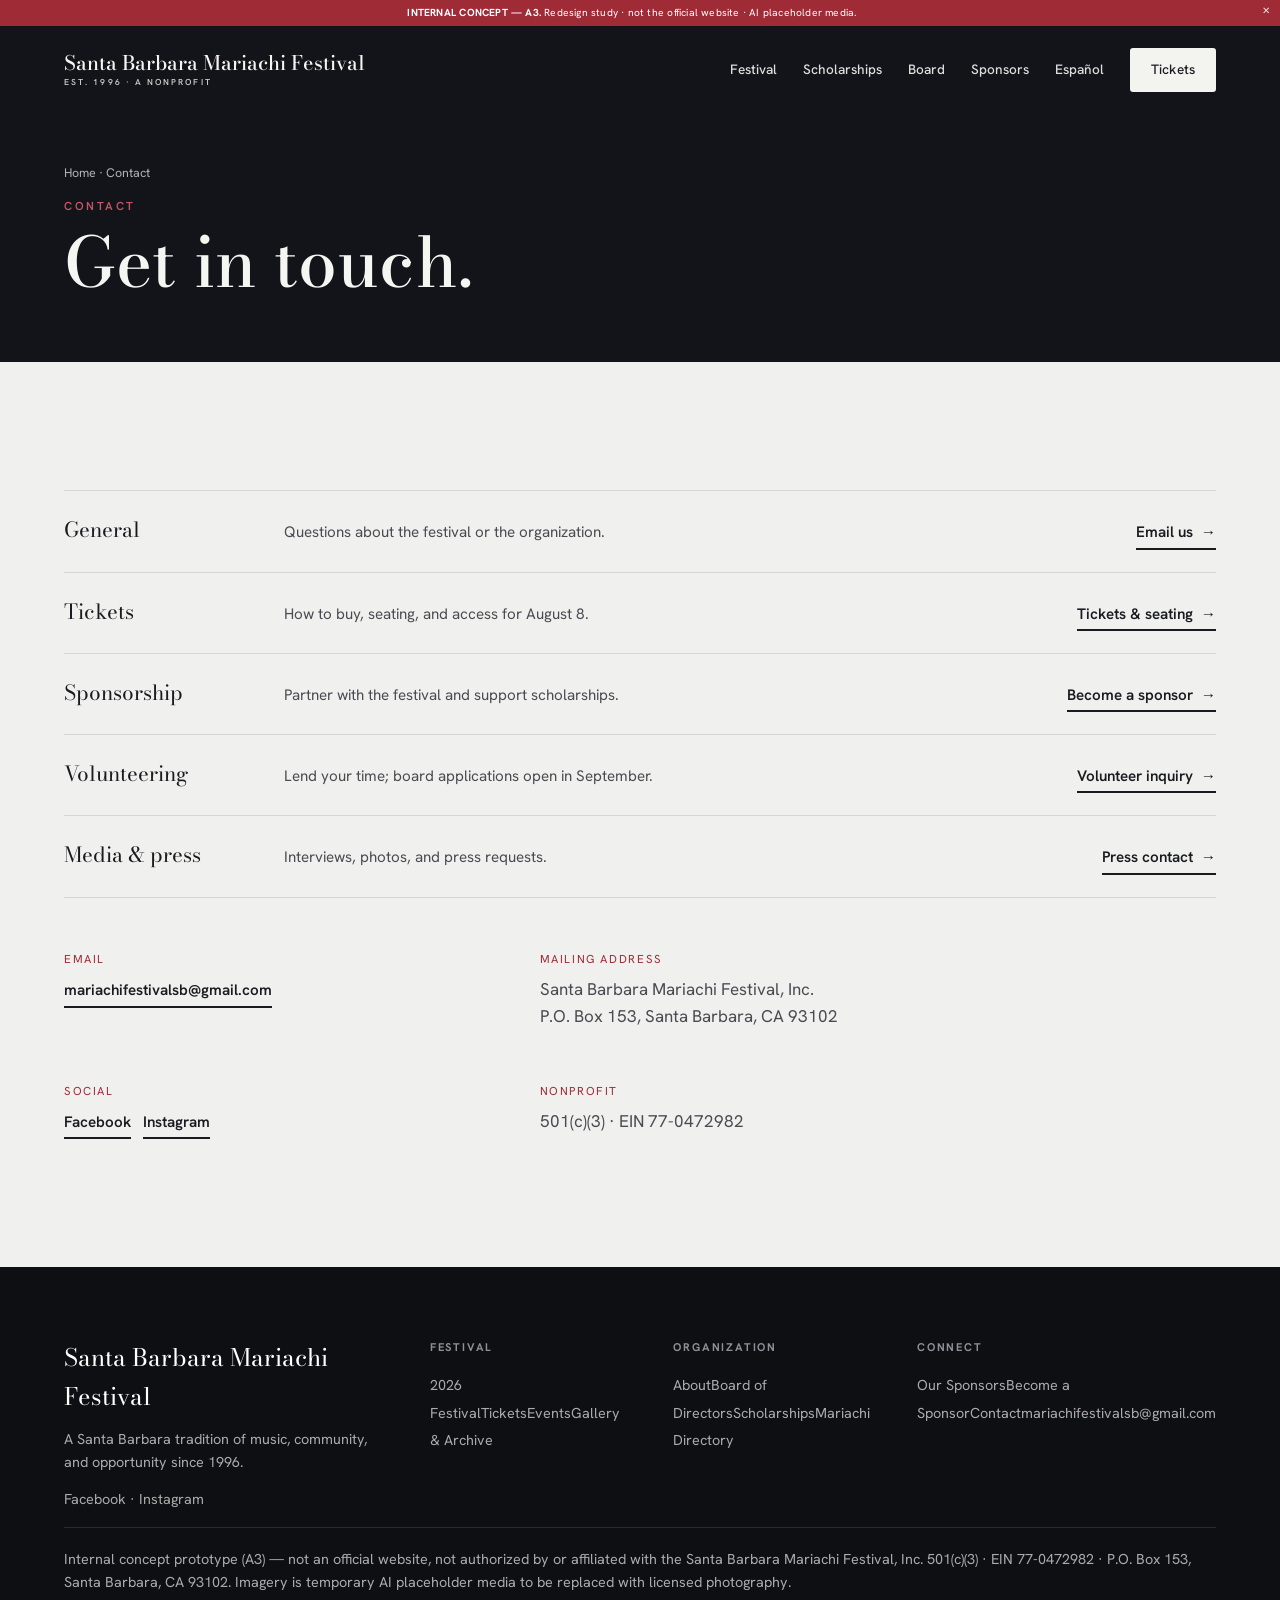
<file: contact.html>
<!DOCTYPE html>
<html lang="en"><head><meta charset="utf-8"><meta name="viewport" content="width=device-width, initial-scale=1">
<title>Contact — Santa Barbara Mariachi Festival</title><meta name="description" content="Contact the Santa Barbara Mariachi Festival: general, tickets, sponsorship, volunteering, and media inquiries.">
<link rel="stylesheet" href="public/css/a3.css">
<style>@media(min-width:861px){header.nav{top:26px}header.nav.tuck{top:0}}</style>
</head><body>
<div id="cb"><b>INTERNAL CONCEPT — A3.</b> Redesign study &middot; not the official website &middot; AI placeholder media. <span class="x" id="cbx">&#10005;</span></div>
<header class="nav" id="nav"><div class="nav-in">
  <a class="wordmark" href="index.html">Santa Barbara Mariachi Festival<small data-en="Est. 1996 &middot; A Nonprofit" data-es="Desde 1996 &middot; Sin fines de lucro">Est. 1996 &middot; A Nonprofit</small></a>
  <nav class="nav-links">
    <a class="coll" href="festival-2026.html" data-en="Festival" data-es="Festival">Festival</a>
    <a class="coll" href="scholarships.html" data-en="Scholarships" data-es="Becas">Scholarships</a>
    <a class="coll" href="board.html" data-en="Board" data-es="Mesa Directiva">Board</a>
    <a class="coll" href="sponsors.html" data-en="Sponsors" data-es="Patrocinadores">Sponsors</a>
    <a class="lang coll" href="espanol.html">Espa&ntilde;ol</a>
    <a class="btn btn-white" href="festival-2026.html#tickets" style="padding:10px 20px;min-height:auto" data-en="Tickets" data-es="Boletos">Tickets</a>
    <button class="menu-btn" id="menuBtn" aria-label="Menu"><span></span><span></span><span></span></button>
  </nav></div></header>
<nav id="drawer" aria-hidden="true"><button class="close" id="drawerClose" aria-label="Close">&#10005;</button>
  <a href="index.html">Home</a><a href="festival-2026.html">The 2026 Festival</a><a href="about.html">About</a>
  <a href="board.html">Board of Directors</a><a href="scholarships.html">Scholarships</a><a href="events.html">Events</a>
  <a href="gallery.html">Gallery</a><a href="sponsors.html">Sponsors</a><a href="become-a-sponsor.html">Become a Sponsor</a>
  <a href="mariachi-recommendations.html">Mariachi Directory</a><a href="contact.html">Contact</a><a href="espanol.html">Espa&ntilde;ol</a>
  <a class="btn btn-white dticket" href="festival-2026.html#tickets">Get Tickets</a></nav>
<main><section class="page-hero"><div class="wrap inner"><p class="crumbs rv"><a href="index.html">Home</a> &middot; Contact</p><p class="label rv" style="color:#c65563">Contact</p><h1 class="rv d1">Get in touch.</h1></div></section>
<section class="light section"><div class="wrap">
  <div class="inquiry rv">
    <div class="q"><div class="k">General</div><div class="d">Questions about the festival or the organization.</div><a class="tlink on-light" href="mailto:mariachifestivalsb@gmail.com">Email us <span>&rarr;</span></a></div><div class="q"><div class="k">Tickets</div><div class="d">How to buy, seating, and access for August 8.</div><a class="tlink on-light" href="festival-2026.html#tickets">Tickets &amp; seating <span>&rarr;</span></a></div><div class="q"><div class="k">Sponsorship</div><div class="d">Partner with the festival and support scholarships.</div><a class="tlink on-light" href="become-a-sponsor.html">Become a sponsor <span>&rarr;</span></a></div><div class="q"><div class="k">Volunteering</div><div class="d">Lend your time; board applications open in September.</div><a class="tlink on-light" href="https://forms.gle/CXj2cTeyxXYx1ZgP9">Volunteer inquiry <span>&rarr;</span></a></div><div class="q"><div class="k">Media &amp; press</div><div class="d">Interviews, photos, and press requests.</div><a class="tlink on-light" href="mailto:mariachifestivalsb@gmail.com?subject=Press%20Inquiry">Press contact <span>&rarr;</span></a></div>
  </div>
  <div class="info-grid rv d1" style="margin-top:52px;max-width:900px">
    <div><div class="vh">Email</div><p><a class="tlink on-light" href="mailto:mariachifestivalsb@gmail.com">mariachifestivalsb@gmail.com</a></p></div>
    <div><div class="vh">Mailing address</div><p>Santa Barbara Mariachi Festival, Inc.<br>P.O. Box 153, Santa Barbara, CA 93102</p></div>
    <div><div class="vh">Social</div><p><a class="tlink on-light" href="https://www.facebook.com/SBMariachiFestival">Facebook</a> &nbsp; <a class="tlink on-light" href="https://www.instagram.com/sbmariachifest">Instagram</a></p></div>
    <div><div class="vh">Nonprofit</div><p>501(c)(3) &middot; EIN 77-0472982</p></div>
  </div>
</div></section></main><footer class="site"><div class="wrap"><div class="cols">
  <div><div class="fw">Santa Barbara Mariachi Festival</div>
    <p>A Santa Barbara tradition of music, community, and opportunity since 1996.</p>
    <p style="margin-top:14px"><a href="https://www.facebook.com/SBMariachiFestival">Facebook</a> &middot; <a href="https://www.instagram.com/sbmariachifest">Instagram</a></p></div>
  <div><h4>Festival</h4><a href="festival-2026.html">2026 Festival</a><a href="festival-2026.html#tickets">Tickets</a><a href="events.html">Events</a><a href="gallery.html">Gallery &amp; Archive</a></div>
  <div><h4>Organization</h4><a href="about.html">About</a><a href="board.html">Board of Directors</a><a href="scholarships.html">Scholarships</a><a href="mariachi-recommendations.html">Mariachi Directory</a></div>
  <div><h4>Connect</h4><a href="sponsors.html">Our Sponsors</a><a href="become-a-sponsor.html">Become a Sponsor</a><a href="contact.html">Contact</a><a href="mailto:mariachifestivalsb@gmail.com">mariachifestivalsb@gmail.com</a></div>
  </div>
  <p class="foot-note">Internal concept prototype (A3) &mdash; not an official website, not authorized by or affiliated with the Santa Barbara Mariachi Festival, Inc. 501(c)(3) &middot; EIN 77-0472982 &middot; P.O. Box 153, Santa Barbara, CA 93102. Imagery is temporary AI placeholder media to be replaced with licensed photography.</p>
</div></footer><script>
if(location.search.indexOf('present')>-1)document.body.classList.add('present');
var nav=document.getElementById('nav');addEventListener('scroll',function(){nav.classList.toggle('tuck',scrollY>60);},{passive:true});if(scrollY>60)nav.classList.add('tuck');
var io=new IntersectionObserver(function(es){es.forEach(function(e){if(e.isIntersecting){e.target.classList.add('in');io.unobserve(e.target);}})},{threshold:.12});
document.querySelectorAll('.rv').forEach(function(el){io.observe(el);});
var dr=document.getElementById('drawer'),mb=document.getElementById('menuBtn');
function openDr(o){dr.classList.toggle('open',o);dr.setAttribute('aria-hidden',o?'false':'true');mb.setAttribute('aria-expanded',o?'true':'false');if(o){var f=dr.querySelector('a');if(f)f.focus();}else{mb.focus();}}
mb.setAttribute('aria-expanded','false');mb.onclick=function(){openDr(true);};
document.getElementById('drawerClose').onclick=function(){openDr(false);};
dr.querySelectorAll('a').forEach(function(a){a.onclick=function(){openDr(false);};});
document.addEventListener('keydown',function(e){if(e.key==='Escape'&&dr.classList.contains('open'))openDr(false);});
document.getElementById('cbx').onclick=function(){document.getElementById('cb').style.display='none';document.querySelectorAll('header.nav').forEach(function(h){h.style.top='0';});};
</script></body></html>
</file>
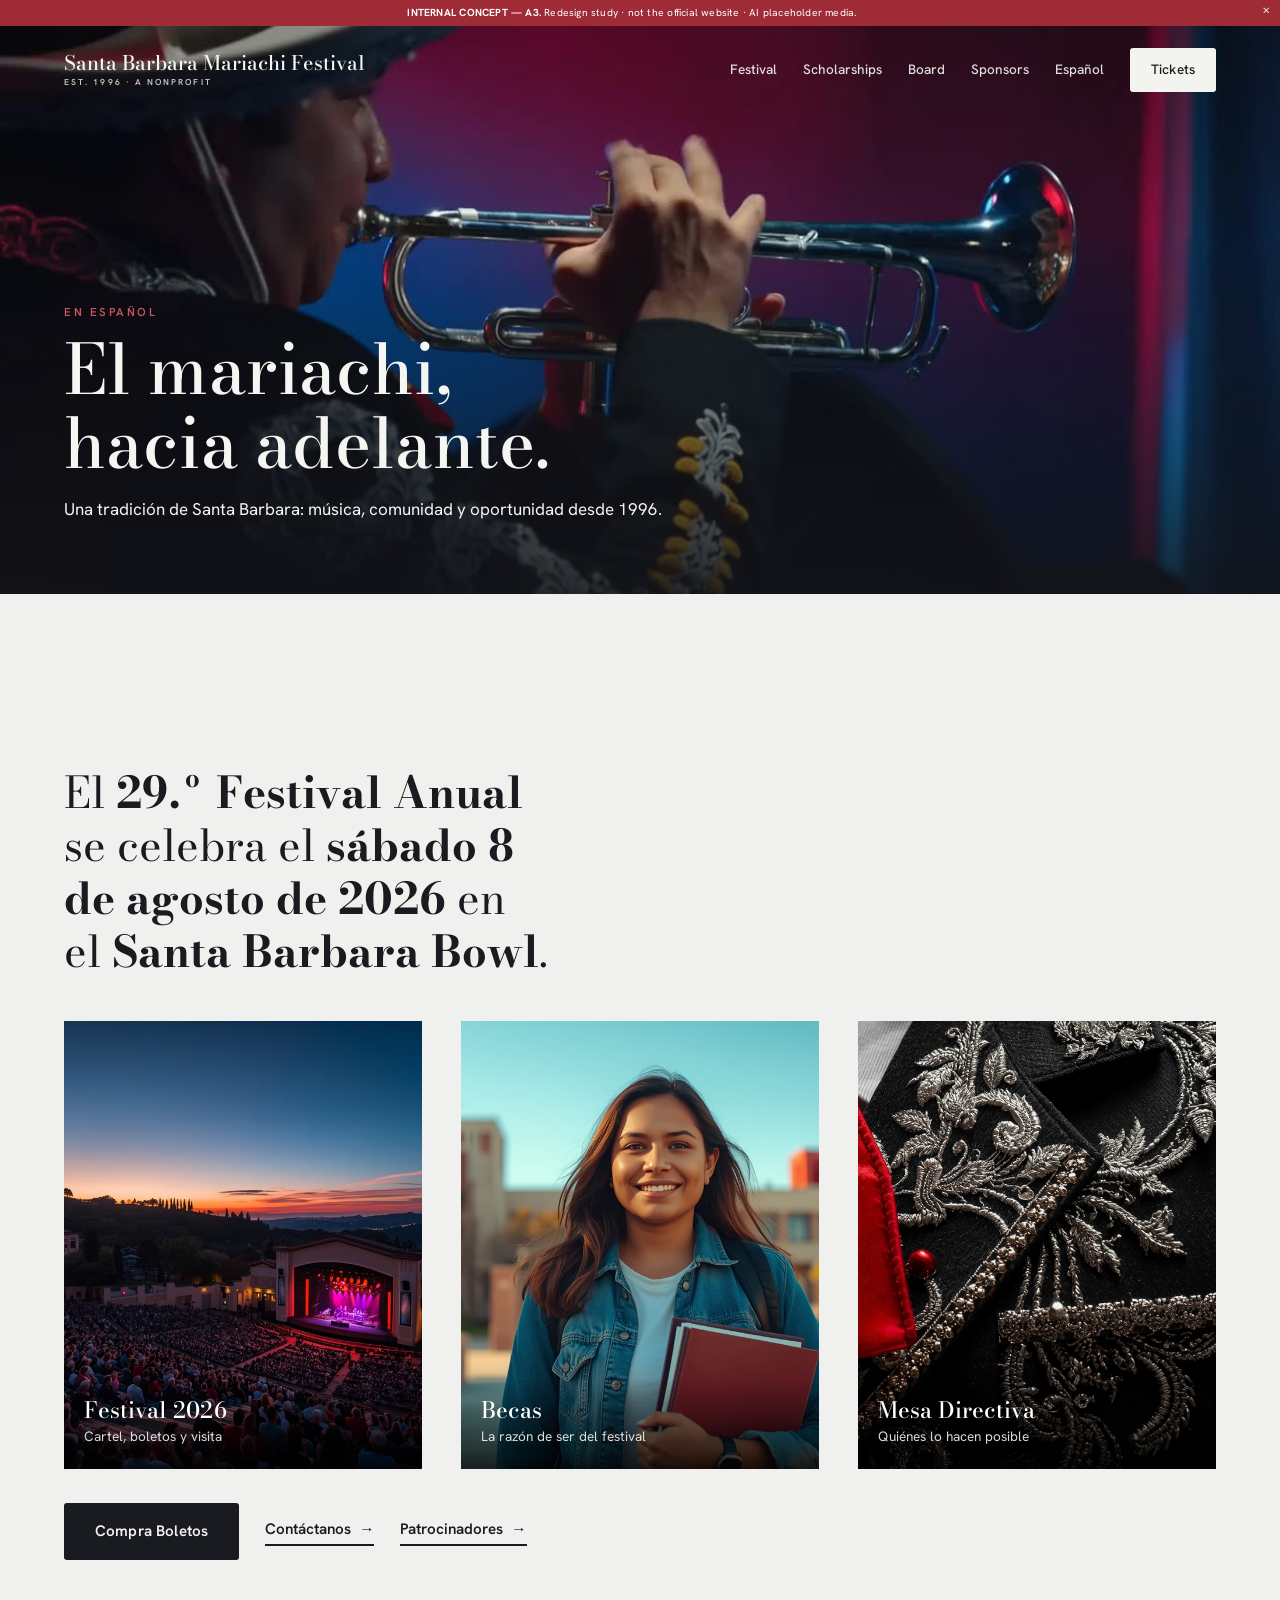
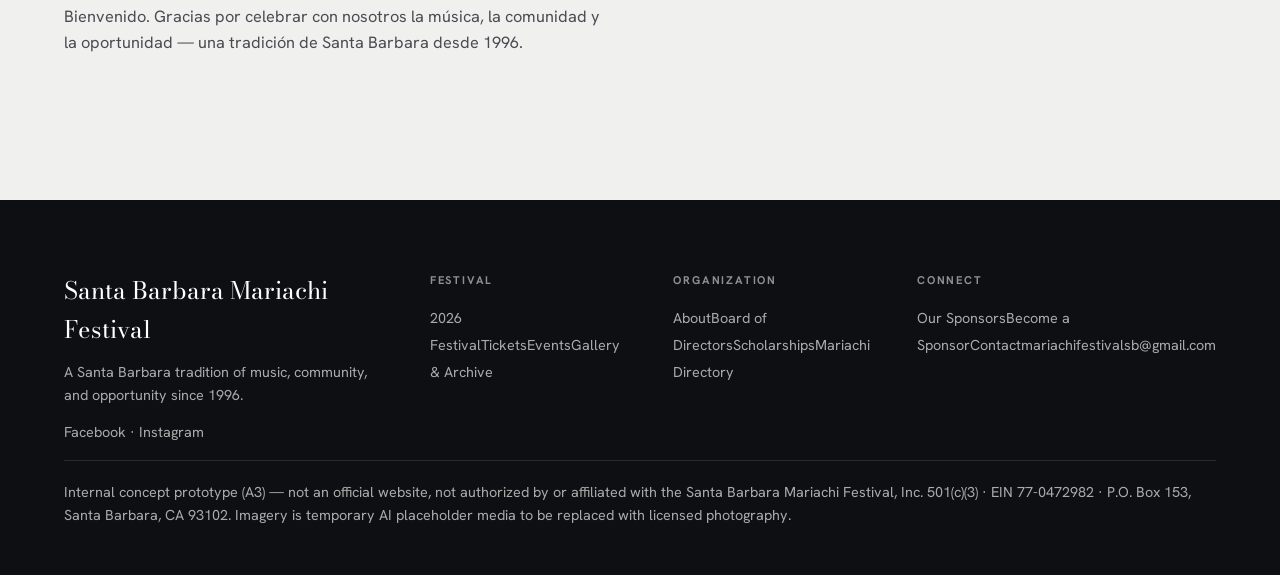
<file: espanol.html>
<!DOCTYPE html>
<html lang="es"><head><meta charset="utf-8"><meta name="viewport" content="width=device-width, initial-scale=1">
<title>En Español — Festival de Mariachi de Santa Barbara</title><meta name="description" content="El Festival de Mariachi de Santa Barbara: una tradición de música, comunidad y oportunidad desde 1996.">
<link rel="stylesheet" href="public/css/a3.css">
<style>@media(min-width:861px){header.nav{top:26px}header.nav.tuck{top:0}}</style>
</head><body>
<div id="cb"><b>INTERNAL CONCEPT — A3.</b> Redesign study &middot; not the official website &middot; AI placeholder media. <span class="x" id="cbx">&#10005;</span></div>
<header class="nav" id="nav"><div class="nav-in">
  <a class="wordmark" href="index.html">Santa Barbara Mariachi Festival<small data-en="Est. 1996 &middot; A Nonprofit" data-es="Desde 1996 &middot; Sin fines de lucro">Est. 1996 &middot; A Nonprofit</small></a>
  <nav class="nav-links">
    <a class="coll" href="festival-2026.html" data-en="Festival" data-es="Festival">Festival</a>
    <a class="coll" href="scholarships.html" data-en="Scholarships" data-es="Becas">Scholarships</a>
    <a class="coll" href="board.html" data-en="Board" data-es="Mesa Directiva">Board</a>
    <a class="coll" href="sponsors.html" data-en="Sponsors" data-es="Patrocinadores">Sponsors</a>
    <a class="lang coll" href="espanol.html">Espa&ntilde;ol</a>
    <a class="btn btn-white" href="festival-2026.html#tickets" style="padding:10px 20px;min-height:auto" data-en="Tickets" data-es="Boletos">Tickets</a>
    <button class="menu-btn" id="menuBtn" aria-label="Menu"><span></span><span></span><span></span></button>
  </nav></div></header>
<nav id="drawer" aria-hidden="true"><button class="close" id="drawerClose" aria-label="Close">&#10005;</button>
  <a href="index.html">Home</a><a href="festival-2026.html">The 2026 Festival</a><a href="about.html">About</a>
  <a href="board.html">Board of Directors</a><a href="scholarships.html">Scholarships</a><a href="events.html">Events</a>
  <a href="gallery.html">Gallery</a><a href="sponsors.html">Sponsors</a><a href="become-a-sponsor.html">Become a Sponsor</a>
  <a href="mariachi-recommendations.html">Mariachi Directory</a><a href="contact.html">Contact</a><a href="espanol.html">Espa&ntilde;ol</a>
  <a class="btn btn-white dticket" href="festival-2026.html#tickets">Get Tickets</a></nav>
<main><section class="lead-fig "><img src="public/media/hero/hero-trumpet-poster.jpg" alt=""><div class="sc"></div><div class="cap"><p class="label on-dark rv">En Espa&ntilde;ol</p><h1 class="rv d1" style="font-family:var(--serif);font-weight:500;font-size:clamp(2.4rem,5.4vw,4.4rem);margin:12px 0 0">El mariachi, hacia adelante.</h1><p class="lede rv d1">Una tradici&oacute;n de Santa Barbara: m&uacute;sica, comunidad y oportunidad desde 1996.</p></div></section>
<section class="light section"><div class="wrap">
  <p class="statement rv">El <b>29.&ordm; Festival Anual</b> se celebra el <b>s&aacute;bado 8 de agosto de 2026</b> en el <b>Santa Barbara Bowl</b>.</p>
  <div class="routes rv d1" style="margin-top:40px">
    <a href="festival-2026.html"><div class="r"><img src="public/media/venue/bowl-bluehour.jpg" alt="Festival 2026"><div class="cap"><h3>Festival 2026</h3><span>Cartel, boletos y visita</span></div></div></a>
    <a href="scholarships.html"><div class="r"><img src="public/media/scholarships/student-future.jpg" alt="Becas"><div class="cap"><h3>Becas</h3><span>La raz&oacute;n de ser del festival</span></div></div></a>
    <a href="board.html"><div class="r"><img src="public/media/detail/embroidery.jpg" alt="Mesa Directiva"><div class="cap"><h3>Mesa Directiva</h3><span>Qui&eacute;nes lo hacen posible</span></div></div></a>
  </div>
  <div class="rv" style="margin-top:34px;display:flex;gap:26px;flex-wrap:wrap;align-items:center">
    <a class="btn btn-ink" href="festival-2026.html#tickets">Compra Boletos</a>
    <a class="tlink on-light" href="contact.html">Cont&aacute;ctanos <span>&rarr;</span></a>
    <a class="tlink on-light" href="sponsors.html">Patrocinadores <span>&rarr;</span></a>
  </div>
  <p class="body rv" style="margin-top:44px;max-width:60ch">Bienvenido. Gracias por celebrar con nosotros la m&uacute;sica, la comunidad y la oportunidad &mdash; una tradici&oacute;n de Santa Barbara desde 1996.</p>
</div></section></main><footer class="site"><div class="wrap"><div class="cols">
  <div><div class="fw">Santa Barbara Mariachi Festival</div>
    <p>A Santa Barbara tradition of music, community, and opportunity since 1996.</p>
    <p style="margin-top:14px"><a href="https://www.facebook.com/SBMariachiFestival">Facebook</a> &middot; <a href="https://www.instagram.com/sbmariachifest">Instagram</a></p></div>
  <div><h4>Festival</h4><a href="festival-2026.html">2026 Festival</a><a href="festival-2026.html#tickets">Tickets</a><a href="events.html">Events</a><a href="gallery.html">Gallery &amp; Archive</a></div>
  <div><h4>Organization</h4><a href="about.html">About</a><a href="board.html">Board of Directors</a><a href="scholarships.html">Scholarships</a><a href="mariachi-recommendations.html">Mariachi Directory</a></div>
  <div><h4>Connect</h4><a href="sponsors.html">Our Sponsors</a><a href="become-a-sponsor.html">Become a Sponsor</a><a href="contact.html">Contact</a><a href="mailto:mariachifestivalsb@gmail.com">mariachifestivalsb@gmail.com</a></div>
  </div>
  <p class="foot-note">Internal concept prototype (A3) &mdash; not an official website, not authorized by or affiliated with the Santa Barbara Mariachi Festival, Inc. 501(c)(3) &middot; EIN 77-0472982 &middot; P.O. Box 153, Santa Barbara, CA 93102. Imagery is temporary AI placeholder media to be replaced with licensed photography.</p>
</div></footer><script>
if(location.search.indexOf('present')>-1)document.body.classList.add('present');
var nav=document.getElementById('nav');addEventListener('scroll',function(){nav.classList.toggle('tuck',scrollY>60);},{passive:true});if(scrollY>60)nav.classList.add('tuck');
var io=new IntersectionObserver(function(es){es.forEach(function(e){if(e.isIntersecting){e.target.classList.add('in');io.unobserve(e.target);}})},{threshold:.12});
document.querySelectorAll('.rv').forEach(function(el){io.observe(el);});
var dr=document.getElementById('drawer'),mb=document.getElementById('menuBtn');
function openDr(o){dr.classList.toggle('open',o);dr.setAttribute('aria-hidden',o?'false':'true');mb.setAttribute('aria-expanded',o?'true':'false');if(o){var f=dr.querySelector('a');if(f)f.focus();}else{mb.focus();}}
mb.setAttribute('aria-expanded','false');mb.onclick=function(){openDr(true);};
document.getElementById('drawerClose').onclick=function(){openDr(false);};
dr.querySelectorAll('a').forEach(function(a){a.onclick=function(){openDr(false);};});
document.addEventListener('keydown',function(e){if(e.key==='Escape'&&dr.classList.contains('open'))openDr(false);});
document.getElementById('cbx').onclick=function(){document.getElementById('cb').style.display='none';document.querySelectorAll('header.nav').forEach(function(h){h.style.top='0';});};
</script></body></html>
</file>
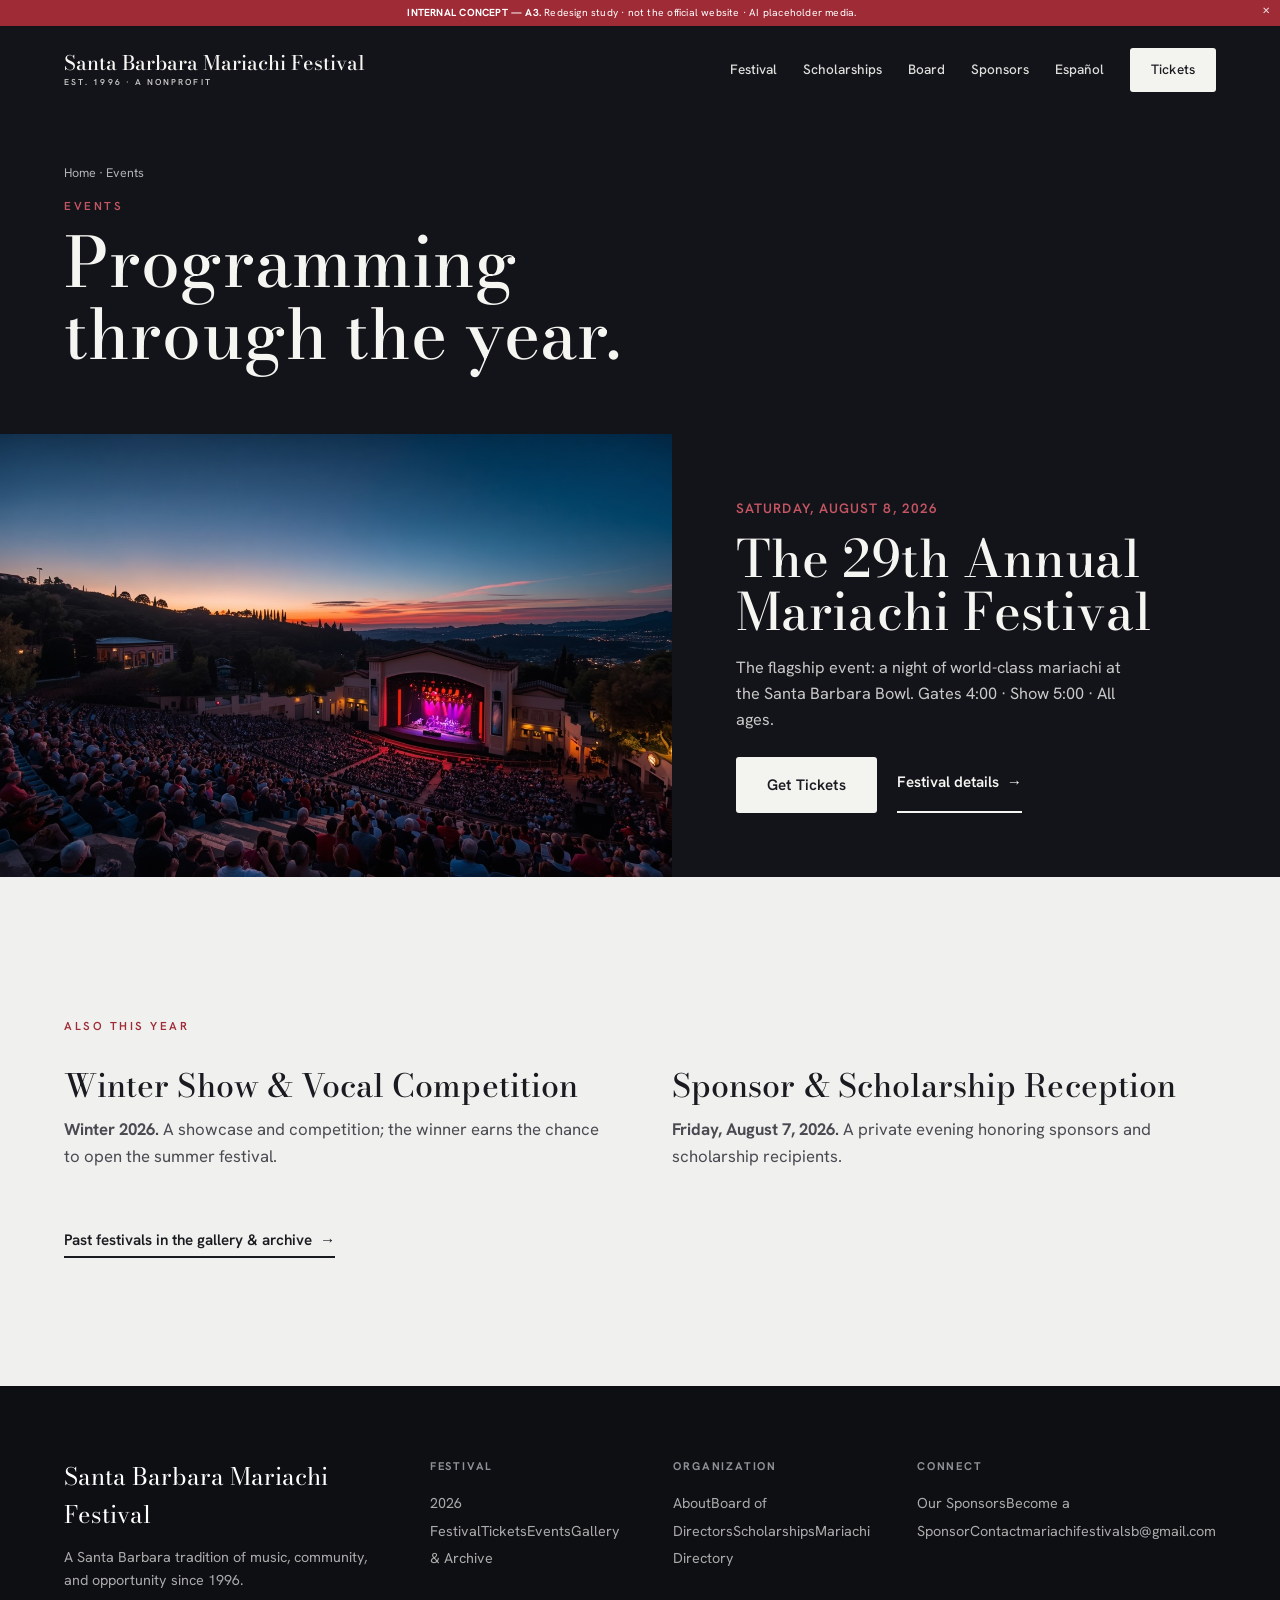
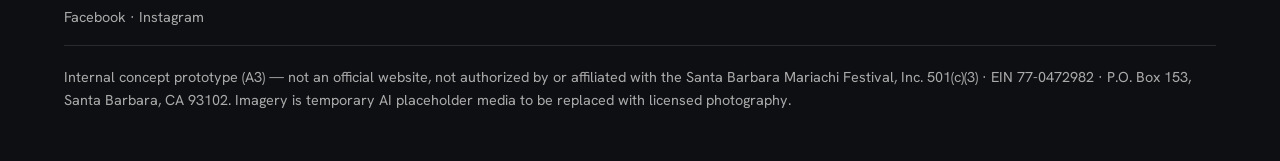
<file: events.html>
<!DOCTYPE html>
<html lang="en"><head><meta charset="utf-8"><meta name="viewport" content="width=device-width, initial-scale=1">
<title>Events — Santa Barbara Mariachi Festival</title><meta name="description" content="Upcoming events: the 29th Annual Festival, the Winter Show & Vocal Competition, and the sponsor & scholarship reception.">
<link rel="stylesheet" href="public/css/a3.css">
<style>@media(min-width:861px){header.nav{top:26px}header.nav.tuck{top:0}}</style>
</head><body>
<div id="cb"><b>INTERNAL CONCEPT — A3.</b> Redesign study &middot; not the official website &middot; AI placeholder media. <span class="x" id="cbx">&#10005;</span></div>
<header class="nav" id="nav"><div class="nav-in">
  <a class="wordmark" href="index.html">Santa Barbara Mariachi Festival<small data-en="Est. 1996 &middot; A Nonprofit" data-es="Desde 1996 &middot; Sin fines de lucro">Est. 1996 &middot; A Nonprofit</small></a>
  <nav class="nav-links">
    <a class="coll" href="festival-2026.html" data-en="Festival" data-es="Festival">Festival</a>
    <a class="coll" href="scholarships.html" data-en="Scholarships" data-es="Becas">Scholarships</a>
    <a class="coll" href="board.html" data-en="Board" data-es="Mesa Directiva">Board</a>
    <a class="coll" href="sponsors.html" data-en="Sponsors" data-es="Patrocinadores">Sponsors</a>
    <a class="lang coll" href="espanol.html">Espa&ntilde;ol</a>
    <a class="btn btn-white" href="festival-2026.html#tickets" style="padding:10px 20px;min-height:auto" data-en="Tickets" data-es="Boletos">Tickets</a>
    <button class="menu-btn" id="menuBtn" aria-label="Menu"><span></span><span></span><span></span></button>
  </nav></div></header>
<nav id="drawer" aria-hidden="true"><button class="close" id="drawerClose" aria-label="Close">&#10005;</button>
  <a href="index.html">Home</a><a href="festival-2026.html">The 2026 Festival</a><a href="about.html">About</a>
  <a href="board.html">Board of Directors</a><a href="scholarships.html">Scholarships</a><a href="events.html">Events</a>
  <a href="gallery.html">Gallery</a><a href="sponsors.html">Sponsors</a><a href="become-a-sponsor.html">Become a Sponsor</a>
  <a href="mariachi-recommendations.html">Mariachi Directory</a><a href="contact.html">Contact</a><a href="espanol.html">Espa&ntilde;ol</a>
  <a class="btn btn-white dticket" href="festival-2026.html#tickets">Get Tickets</a></nav>
<main><section class="page-hero"><div class="wrap inner"><p class="crumbs rv"><a href="index.html">Home</a> &middot; Events</p><p class="label rv" style="color:#c65563">Events</p><h1 class="rv d1">Programming through the year.</h1></div></section>
<section class="feat rv"><div class="im"><img src="public/media/venue/bowl-bluehour.jpg" alt="Santa Barbara Bowl"></div>
  <div class="tx"><div class="when">SATURDAY, AUGUST 8, 2026</div><h2>The 29th Annual Mariachi Festival</h2>
    <p class="body on-dark" style="max-width:44ch">The flagship event: a night of world-class mariachi at the Santa Barbara Bowl. Gates 4:00 &middot; Show 5:00 &middot; All ages.</p>
    <div style="display:flex;gap:20px;flex-wrap:wrap;margin-top:24px"><a class="btn btn-white" href="festival-2026.html#tickets">Get Tickets</a><a class="tlink on-dark" href="festival-2026.html">Festival details <span>&rarr;</span></a></div></div>
</section>
<section class="light section"><div class="wrap">
  <p class="label rv" data-en="Also this year" data-es="Tambi&eacute;n este a&ntilde;o">Also this year</p>
  <div class="two-col rv d1" style="margin-top:26px">
    <div class="prose"><h2 class="h3">Winter Show &amp; Vocal Competition</h2><p><b>Winter 2026.</b> A showcase and competition; the winner earns the chance to open the summer festival.</p></div>
    <div class="prose"><h2 class="h3">Sponsor &amp; Scholarship Reception</h2><p><b>Friday, August 7, 2026.</b> A private evening honoring sponsors and scholarship recipients.</p></div>
  </div>
  <div class="rv" style="margin-top:36px"><a class="tlink on-light" href="gallery.html">Past festivals in the gallery &amp; archive <span>&rarr;</span></a></div>
</div></section></main><footer class="site"><div class="wrap"><div class="cols">
  <div><div class="fw">Santa Barbara Mariachi Festival</div>
    <p>A Santa Barbara tradition of music, community, and opportunity since 1996.</p>
    <p style="margin-top:14px"><a href="https://www.facebook.com/SBMariachiFestival">Facebook</a> &middot; <a href="https://www.instagram.com/sbmariachifest">Instagram</a></p></div>
  <div><h4>Festival</h4><a href="festival-2026.html">2026 Festival</a><a href="festival-2026.html#tickets">Tickets</a><a href="events.html">Events</a><a href="gallery.html">Gallery &amp; Archive</a></div>
  <div><h4>Organization</h4><a href="about.html">About</a><a href="board.html">Board of Directors</a><a href="scholarships.html">Scholarships</a><a href="mariachi-recommendations.html">Mariachi Directory</a></div>
  <div><h4>Connect</h4><a href="sponsors.html">Our Sponsors</a><a href="become-a-sponsor.html">Become a Sponsor</a><a href="contact.html">Contact</a><a href="mailto:mariachifestivalsb@gmail.com">mariachifestivalsb@gmail.com</a></div>
  </div>
  <p class="foot-note">Internal concept prototype (A3) &mdash; not an official website, not authorized by or affiliated with the Santa Barbara Mariachi Festival, Inc. 501(c)(3) &middot; EIN 77-0472982 &middot; P.O. Box 153, Santa Barbara, CA 93102. Imagery is temporary AI placeholder media to be replaced with licensed photography.</p>
</div></footer><script>
if(location.search.indexOf('present')>-1)document.body.classList.add('present');
var nav=document.getElementById('nav');addEventListener('scroll',function(){nav.classList.toggle('tuck',scrollY>60);},{passive:true});if(scrollY>60)nav.classList.add('tuck');
var io=new IntersectionObserver(function(es){es.forEach(function(e){if(e.isIntersecting){e.target.classList.add('in');io.unobserve(e.target);}})},{threshold:.12});
document.querySelectorAll('.rv').forEach(function(el){io.observe(el);});
var dr=document.getElementById('drawer'),mb=document.getElementById('menuBtn');
function openDr(o){dr.classList.toggle('open',o);dr.setAttribute('aria-hidden',o?'false':'true');mb.setAttribute('aria-expanded',o?'true':'false');if(o){var f=dr.querySelector('a');if(f)f.focus();}else{mb.focus();}}
mb.setAttribute('aria-expanded','false');mb.onclick=function(){openDr(true);};
document.getElementById('drawerClose').onclick=function(){openDr(false);};
dr.querySelectorAll('a').forEach(function(a){a.onclick=function(){openDr(false);};});
document.addEventListener('keydown',function(e){if(e.key==='Escape'&&dr.classList.contains('open'))openDr(false);});
document.getElementById('cbx').onclick=function(){document.getElementById('cb').style.display='none';document.querySelectorAll('header.nav').forEach(function(h){h.style.top='0';});};
</script></body></html>
</file>
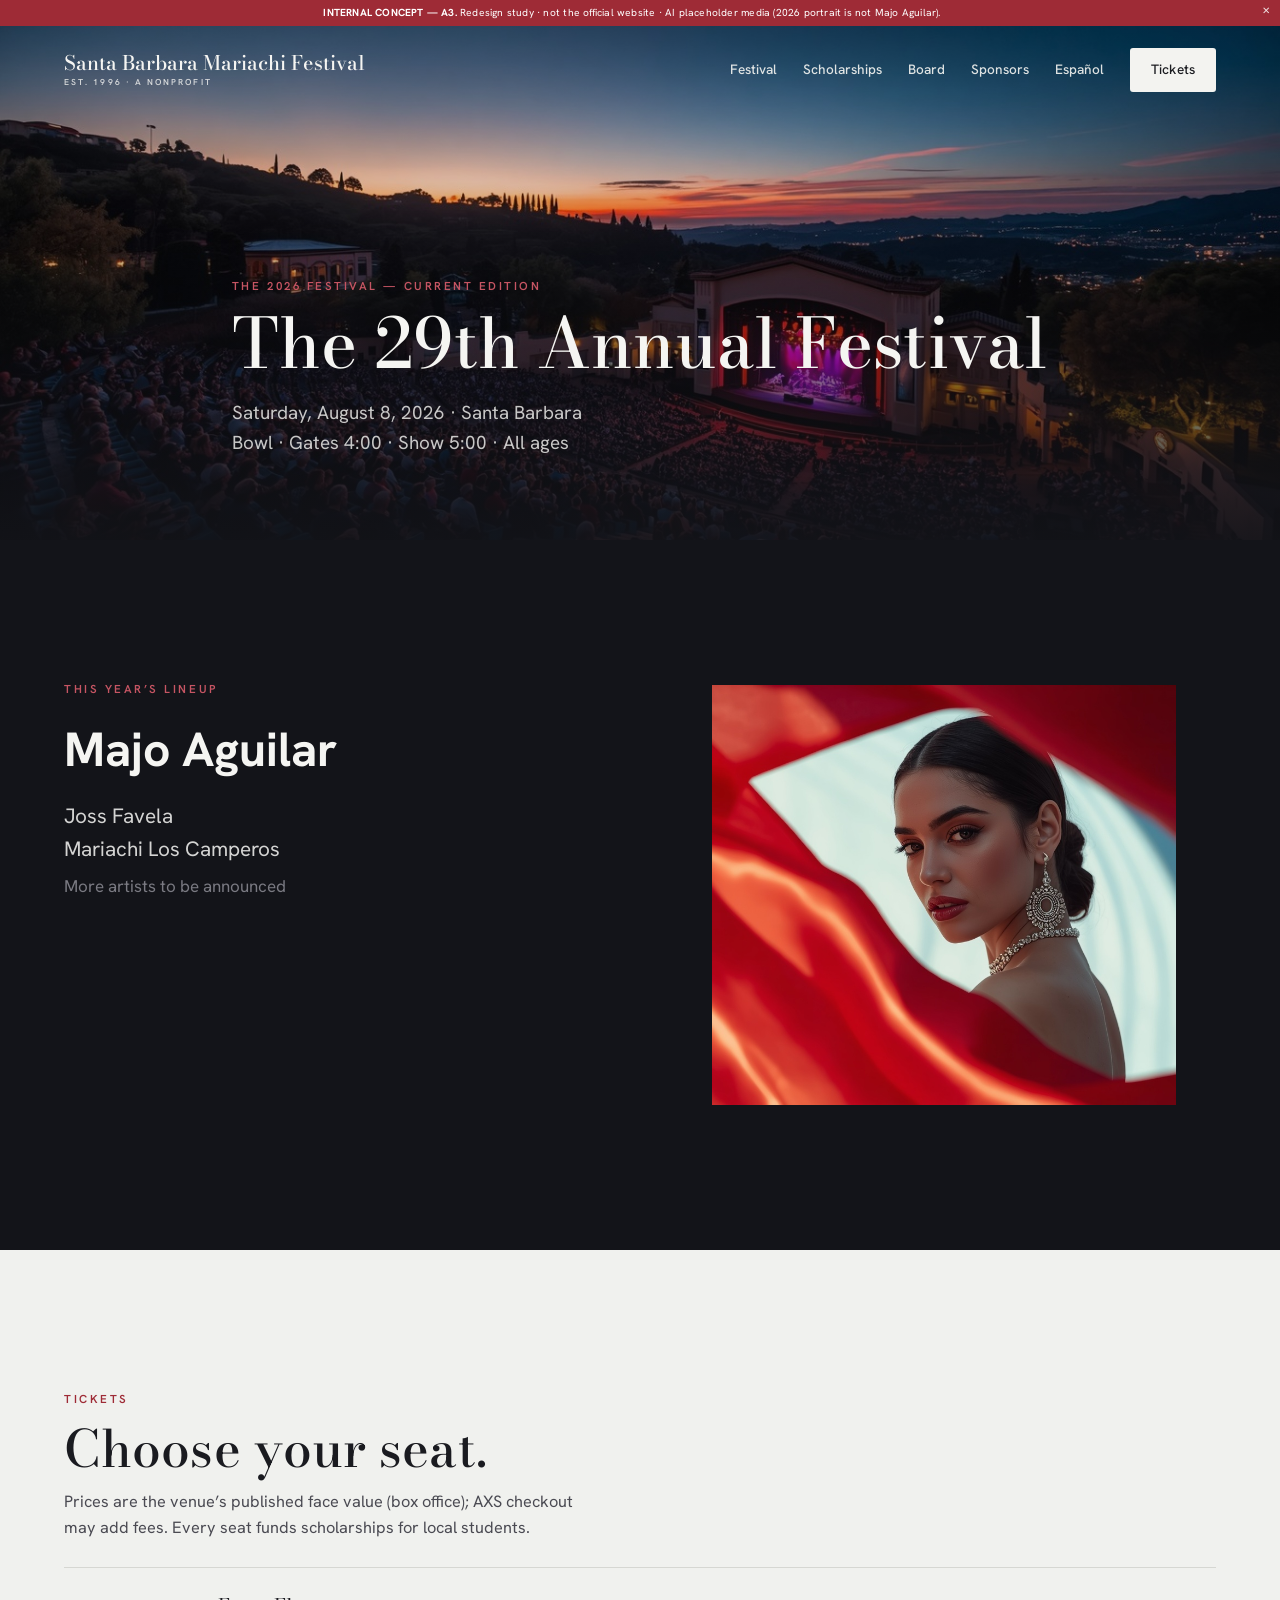
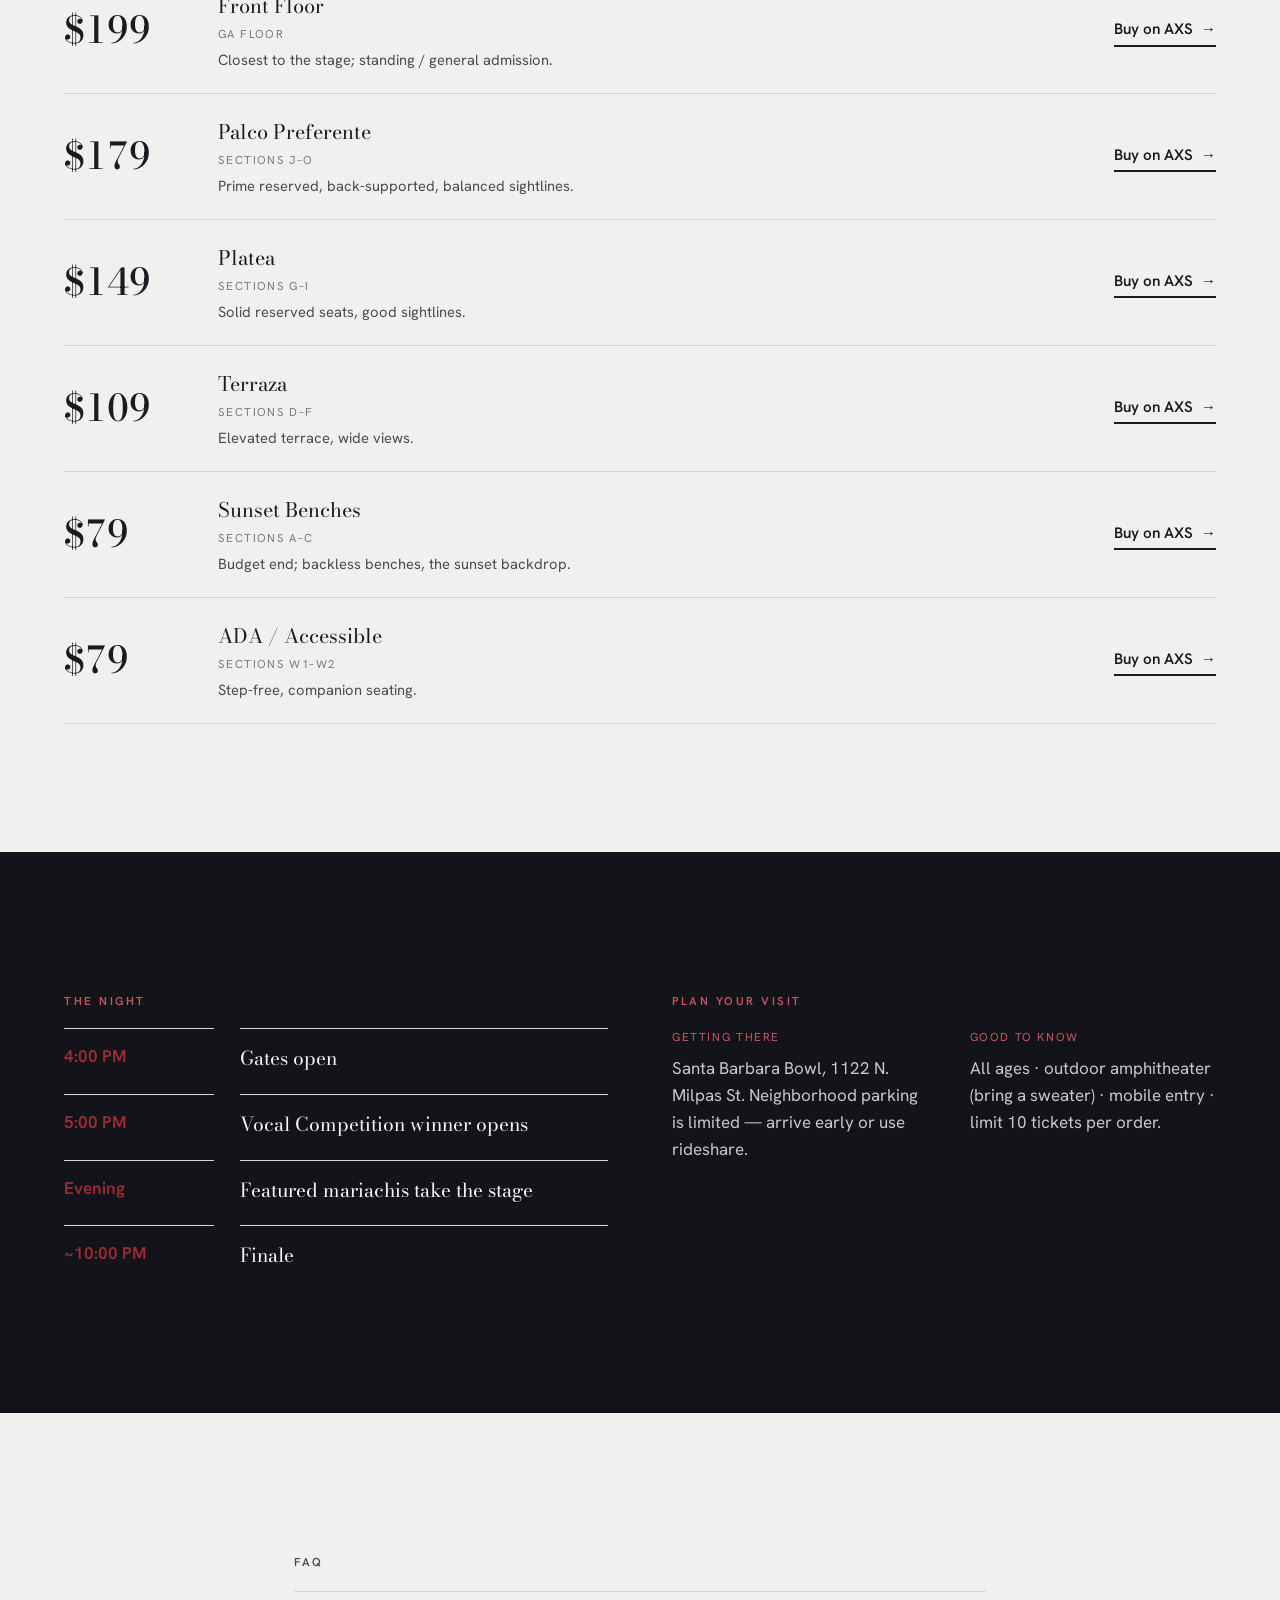
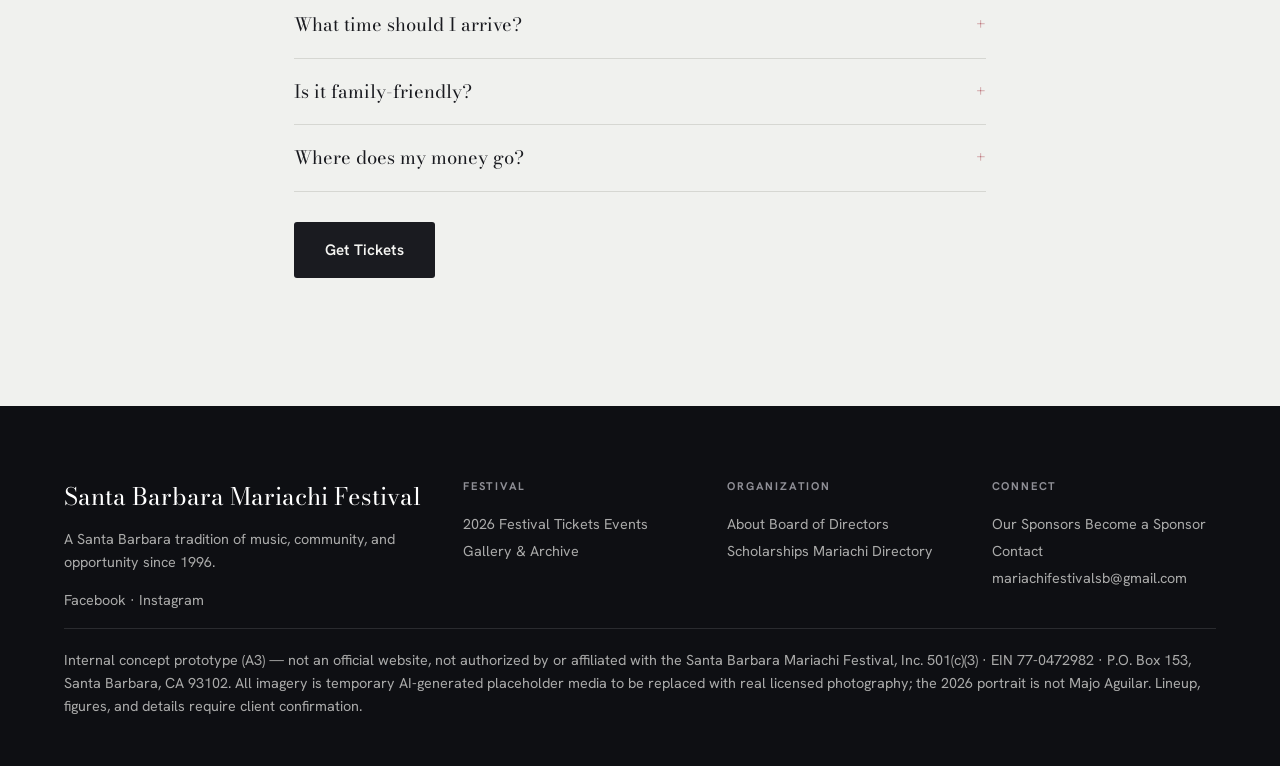
<file: festival-2026.html>
<!DOCTYPE html>
<html lang="en">
<head>
<meta charset="utf-8">
<meta name="viewport" content="width=device-width, initial-scale=1">
<title>2026 Festival — Santa Barbara Mariachi Festival</title>
<meta name="description" content="The 29th Annual Santa Barbara Mariachi Festival, August 8, 2026 at the Santa Barbara Bowl. Lineup, tickets, schedule, and plan your visit.">
<link rel="stylesheet" href="public/css/a3.css">
<style>@media(min-width:861px){header.nav{top:26px}header.nav.tuck{top:0}}</style>
</head>
<body>
<div id="cb"><b>INTERNAL CONCEPT — A3.</b> Redesign study · not the official website · AI placeholder media (2026 portrait is not Majo Aguilar). <span class="x" id="cbx">&#10005;</span></div>
<header class="nav" id="nav"><div class="nav-in">
  <a class="wordmark" href="index.html">Santa Barbara Mariachi Festival<small data-en="Est. 1996 &middot; A Nonprofit" data-es="Desde 1996 &middot; Sin fines de lucro">Est. 1996 &middot; A Nonprofit</small></a>
  <nav class="nav-links">
    <a class="coll" href="festival-2026.html" data-en="Festival" data-es="Festival">Festival</a>
    <a class="coll" href="scholarships.html" data-en="Scholarships" data-es="Becas">Scholarships</a>
    <a class="coll" href="board.html" data-en="Board" data-es="Mesa Directiva">Board</a>
    <a class="coll" href="sponsors.html" data-en="Sponsors" data-es="Patrocinadores">Sponsors</a>
    <a class="lang coll" href="espanol.html" id="lang">Espa&ntilde;ol</a>
    <a class="btn btn-white" href="festival-2026.html#tickets" style="padding:10px 20px;min-height:auto" data-en="Tickets" data-es="Boletos">Tickets</a>
    <button class="menu-btn" id="menuBtn" aria-label="Menu"><span></span><span></span><span></span></button>
  </nav></div></header>
<nav id="drawer" aria-hidden="true">
  <button class="close" id="drawerClose" aria-label="Close">&#10005;</button>
  <a href="index.html" data-en="Home" data-es="Inicio">Home</a>
  <a href="festival-2026.html" data-en="The 2026 Festival" data-es="El Festival 2026">The 2026 Festival</a>
  <a href="about.html" data-en="About" data-es="Nosotros">About</a>
  <a href="board.html" data-en="Board of Directors" data-es="Mesa Directiva">Board of Directors</a>
  <a href="scholarships.html" data-en="Scholarships" data-es="Becas">Scholarships</a>
  <a href="events.html" data-en="Events" data-es="Eventos">Events</a>
  <a href="gallery.html" data-en="Gallery" data-es="Galer&iacute;a">Gallery</a>
  <a href="sponsors.html" data-en="Sponsors" data-es="Patrocinadores">Sponsors</a>
  <a href="become-a-sponsor.html" data-en="Become a Sponsor" data-es="S&eacute; Patrocinador">Become a Sponsor</a>
  <a href="mariachi-recommendations.html" data-en="Mariachi Directory" data-es="Directorio de Mariachis">Mariachi Directory</a>
  <a href="contact.html" data-en="Contact" data-es="Contacto">Contact</a>
  <a href="espanol.html">Espa&ntilde;ol</a>
  <a class="btn btn-white dticket" href="festival-2026.html#tickets" data-en="Get Tickets" data-es="Compra Boletos">Get Tickets</a>
</nav>
<main><section class="page-hero media-hero"><div class="bg"><img src="public/media/venue/bowl-bluehour.jpg" alt=""></div><div class="wrap inner"><p class="label on-dark rv">The 2026 Festival &mdash; Current Edition</p><h1 class="rv d1">The 29th Annual Festival</h1><p class="lede rv d1">Saturday, August 8, 2026 &middot; Santa Barbara Bowl &middot; Gates 4:00 &middot; Show 5:00 &middot; All ages</p></div></section>
<section class="dark section"><div class="wrap"><div class="two-col">
  <div><p class="label on-dark rv" data-en="This Year's Lineup" data-es="El Cartel de Este A&ntilde;o">This Year&rsquo;s Lineup</p>
    <div class="bill" style="margin-top:14px">
      <div class="lead rv" style="font-family:var(--sans);font-weight:700;font-size:clamp(2rem,4vw,3rem)">Majo Aguilar</div>
      <div class="sup rv d1" style="font-family:var(--sans);color:rgba(245,245,242,.86);font-size:1.3rem;margin-top:10px">Joss Favela<br>Mariachi Los Camperos</div>
      <p class="tba rv d1" style="color:var(--muted);margin-top:8px" data-en="More artists to be announced" data-es="M&aacute;s artistas por anunciar">More artists to be announced</p>
    </div>
  </div>
  <figure class="fig" style="min-height:420px;position:relative;overflow:hidden"><img src="public/media/artists/artist-a.jpg" alt="Concept atmosphere" style="position:absolute;inset:0;width:100%;height:100%;object-fit:cover;object-position:34% 8%"></figure>
</div></div></section>

<section class="light section" id="tickets"><div class="wrap">
  <p class="label rv" data-en="Tickets" data-es="Boletos">Tickets</p>
  <h2 class="h2 rv d1" data-en="Choose your seat." data-es="Elige tu asiento.">Choose your seat.</h2>
  <p class="body rv d1" style="margin-top:14px" data-en="Prices are the venue's published face value (box office); AXS checkout may add fees. Every seat funds scholarships for local students." data-es="Precios a valor nominal publicado (taquilla); AXS puede a&ntilde;adir cargos. Cada asiento financia becas para estudiantes locales.">Prices are the venue&rsquo;s published face value (box office); AXS checkout may add fees. Every seat funds scholarships for local students.</p>
  <div class="tiers rv d1" style="margin-top:26px">
    <div class="t"><div class="price">$199</div><div><div class="nm">Front Floor</div><div class="sec">GA Floor</div><div class="note">Closest to the stage; standing / general admission.</div></div><div class="go"><a class="tlink on-light" href="https://www.axs.com/events/1425277" >Buy on AXS <span>&rarr;</span></a></div></div><div class="t"><div class="price">$179</div><div><div class="nm">Palco Preferente</div><div class="sec">Sections J&ndash;O</div><div class="note">Prime reserved, back-supported, balanced sightlines.</div></div><div class="go"><a class="tlink on-light" href="https://www.axs.com/events/1425277" >Buy on AXS <span>&rarr;</span></a></div></div><div class="t"><div class="price">$149</div><div><div class="nm">Platea</div><div class="sec">Sections G&ndash;I</div><div class="note">Solid reserved seats, good sightlines.</div></div><div class="go"><a class="tlink on-light" href="https://www.axs.com/events/1425277" >Buy on AXS <span>&rarr;</span></a></div></div><div class="t"><div class="price">$109</div><div><div class="nm">Terraza</div><div class="sec">Sections D&ndash;F</div><div class="note">Elevated terrace, wide views.</div></div><div class="go"><a class="tlink on-light" href="https://www.axs.com/events/1425277" >Buy on AXS <span>&rarr;</span></a></div></div><div class="t"><div class="price">$79</div><div><div class="nm">Sunset Benches</div><div class="sec">Sections A&ndash;C</div><div class="note">Budget end; backless benches, the sunset backdrop.</div></div><div class="go"><a class="tlink on-light" href="https://www.axs.com/events/1425277" >Buy on AXS <span>&rarr;</span></a></div></div><div class="t"><div class="price">$79</div><div><div class="nm">ADA / Accessible</div><div class="sec">Sections W1&ndash;W2</div><div class="note">Step-free, companion seating.</div></div><div class="go"><a class="tlink on-light" href="https://www.axs.com/events/1425277" >Buy on AXS <span>&rarr;</span></a></div></div>
  </div>
</div></section>

<section class="dark section"><div class="wrap"><div class="two-col">
  <div><p class="label on-dark rv" data-en="The Night" data-es="La Noche">The Night</p>
    <div class="sched rv d1" style="margin-top:18px">
      <div class="tm">4:00 PM</div><div class="ev" data-en="Gates open" data-es="Se abren las puertas">Gates open</div>
      <div class="tm">5:00 PM</div><div class="ev" data-en="Vocal Competition winner opens" data-es="Abre el ganador de la Competencia Vocal">Vocal Competition winner opens</div>
      <div class="tm" data-en="Evening" data-es="Noche">Evening</div><div class="ev" data-en="Featured mariachis take the stage" data-es="Los mariachis invitados suben al escenario">Featured mariachis take the stage</div>
      <div class="tm" data-en="~10:00 PM" data-es="~10:00 PM">~10:00 PM</div><div class="ev" data-en="Finale" data-es="Final">Finale</div>
    </div>
  </div>
  <div><p class="label on-dark rv" data-en="Plan Your Visit" data-es="Planea tu Visita">Plan Your Visit</p>
    <div class="info-grid rv d1" style="margin-top:18px;color:var(--white)">
      <div><div class="vh" style="color:#c65563" data-en="Getting there" data-es="C&oacute;mo llegar">Getting there</div><p style="color:rgba(245,245,242,.8)">Santa Barbara Bowl, 1122 N. Milpas St. Neighborhood parking is limited &mdash; arrive early or use rideshare.</p></div>
      <div><div class="vh" style="color:#c65563" data-en="Good to know" data-es="Bueno saber">Good to know</div><p style="color:rgba(245,245,242,.8)">All ages &middot; outdoor amphitheater (bring a sweater) &middot; mobile entry &middot; limit 10 tickets per order.</p></div>
    </div>
  </div>
</div></div></section>

<section class="light section faq"><div class="wrap" style="max-width:820px">
  <p class="label rv" data-en="FAQ" data-es="Preguntas Frecuentes">FAQ</p>
  <div class="rv d1" style="margin-top:20px">
    <details><summary data-en="What time should I arrive?" data-es="&iquest;A qu&eacute; hora llego?">What time should I arrive?</summary><p data-en="Gates open at 4:00 PM; the show starts at 5:00. Come early to park and settle in." data-es="Las puertas abren a las 4:00 PM; el show comienza a las 5:00.">Gates open at 4:00 PM; the show starts at 5:00. Come early to park and settle in.</p></details>
    <details><summary data-en="Is it family-friendly?" data-es="&iquest;Es apto para familias?">Is it family-friendly?</summary><p data-en="Yes &mdash; it is an all-ages event and a multigenerational tradition." data-es="S&iacute; &mdash; es para todas las edades y una tradici&oacute;n de varias generaciones.">Yes &mdash; it is an all-ages event and a multigenerational tradition.</p></details>
    <details><summary data-en="Where does my money go?" data-es="&iquest;A d&oacute;nde va mi dinero?">Where does my money go?</summary><p data-en="Proceeds fund scholarships for local Latino students, awarded with the Scholarship Foundation of Santa Barbara." data-es="Los ingresos financian becas para estudiantes latinos locales, con la Scholarship Foundation of Santa Barbara.">Proceeds fund scholarships for local Latino students, awarded with the Scholarship Foundation of Santa Barbara.</p></details>
  </div>
  <div class="go rv" style="margin-top:30px"><a class="btn btn-ink" href="https://www.axs.com/events/1425277" data-en="Get Tickets" data-es="Compra Boletos">Get Tickets</a></div>
</div></section>
</main><footer class="site"><div class="wrap"><div class="cols">
  <div>
    <div class="fw">Santa Barbara Mariachi Festival</div>
    <p data-en="A Santa Barbara tradition of music, community, and opportunity since 1996." data-es="Una tradici&oacute;n de Santa Barbara: m&uacute;sica, comunidad y oportunidad desde 1996.">A Santa Barbara tradition of music, community, and opportunity since 1996.</p>
    <p style="margin-top:14px"><a href="https://www.facebook.com/SBMariachiFestival">Facebook</a> &middot; <a href="https://www.instagram.com/sbmariachifest">Instagram</a></p>
  </div>
  <div><h4 data-en="Festival" data-es="Festival">Festival</h4>
    <a href="festival-2026.html" data-en="2026 Festival" data-es="Festival 2026">2026 Festival</a>
    <a href="festival-2026.html#tickets" data-en="Tickets" data-es="Boletos">Tickets</a>
    <a href="events.html" data-en="Events" data-es="Eventos">Events</a>
    <a href="gallery.html" data-en="Gallery &amp; Archive" data-es="Galer&iacute;a y Archivo">Gallery &amp; Archive</a></div>
  <div><h4 data-en="Organization" data-es="Organizaci&oacute;n">Organization</h4>
    <a href="about.html" data-en="About" data-es="Nosotros">About</a>
    <a href="board.html" data-en="Board of Directors" data-es="Mesa Directiva">Board of Directors</a>
    <a href="scholarships.html" data-en="Scholarships" data-es="Becas">Scholarships</a>
    <a href="mariachi-recommendations.html" data-en="Mariachi Directory" data-es="Directorio de Mariachis">Mariachi Directory</a></div>
  <div><h4 data-en="Connect" data-es="Conecta">Connect</h4>
    <a href="sponsors.html" data-en="Our Sponsors" data-es="Patrocinadores">Our Sponsors</a>
    <a href="become-a-sponsor.html" data-en="Become a Sponsor" data-es="S&eacute; Patrocinador">Become a Sponsor</a>
    <a href="contact.html" data-en="Contact" data-es="Contacto">Contact</a>
    <a href="mailto:mariachifestivalsb@gmail.com">mariachifestivalsb@gmail.com</a></div>
  </div>
  <p class="foot-note" data-en="Internal concept prototype (A3) &mdash; not an official website, not authorized by or affiliated with the Santa Barbara Mariachi Festival, Inc. 501(c)(3) &middot; EIN 77-0472982 &middot; P.O. Box 153, Santa Barbara, CA 93102. All imagery is temporary AI-generated placeholder media to be replaced with real licensed photography; the 2026 portrait is not Majo Aguilar. Lineup, figures, and details require client confirmation." data-es="Prototipo de concepto interno (A3) &mdash; no es un sitio oficial ni est&aacute; autorizado o afiliado con el Santa Barbara Mariachi Festival, Inc. 501(c)(3) &middot; EIN 77-0472982 &middot; P.O. Box 153, Santa Barbara, CA 93102. Todas las im&aacute;genes son marcadores generados por IA; el retrato de 2026 no es Majo Aguilar. El cartel, las cifras y los detalles requieren confirmaci&oacute;n.">Internal concept prototype (A3) &mdash; not an official website, not authorized by or affiliated with the Santa Barbara Mariachi Festival, Inc. 501(c)(3) &middot; EIN 77-0472982 &middot; P.O. Box 153, Santa Barbara, CA 93102. All imagery is temporary AI-generated placeholder media to be replaced with real licensed photography; the 2026 portrait is not Majo Aguilar. Lineup, figures, and details require client confirmation.</p>
</div></footer><script>
if(location.search.indexOf('present')>-1)document.body.classList.add('present');
var nav=document.getElementById('nav');
addEventListener('scroll',function(){nav.classList.toggle('tuck',scrollY>60);},{passive:true});
if(scrollY>60)nav.classList.add('tuck');
var io=new IntersectionObserver(function(es){es.forEach(function(e){if(e.isIntersecting){e.target.classList.add('in');io.unobserve(e.target);}})},{threshold:.12});
document.querySelectorAll('.rv').forEach(function(el){io.observe(el);});
var dr=document.getElementById('drawer');
document.getElementById('menuBtn').onclick=function(){dr.classList.add('open');};
document.getElementById('drawerClose').onclick=function(){dr.classList.remove('open');};
dr.querySelectorAll('a').forEach(function(a){a.onclick=function(){dr.classList.remove('open');};});
var lang='en';
function setLang(l){lang=l;document.documentElement.lang=l;
 document.querySelectorAll('[data-en]').forEach(function(el){var v=el.getAttribute('data-'+l);if(v!==null)el.innerHTML=v;});}
document.getElementById('cbx').onclick=function(){document.getElementById('cb').style.display='none';document.querySelectorAll('header.nav').forEach(function(h){h.style.top='0';});};
var hv=document.getElementById('heroVid');
if(hv&&!matchMedia('(prefers-reduced-motion: reduce)').matches){new IntersectionObserver(function(es){es.forEach(function(e){e.isIntersecting?hv.play().catch(function(){}):hv.pause();})},{threshold:.2}).observe(hv);}
document.addEventListener('keydown',function(e){var d=document.getElementById('drawer');if(e.key==='Escape'&&d&&d.classList.contains('open'))d.classList.remove('open');});
</script>
</body></html>
</file>
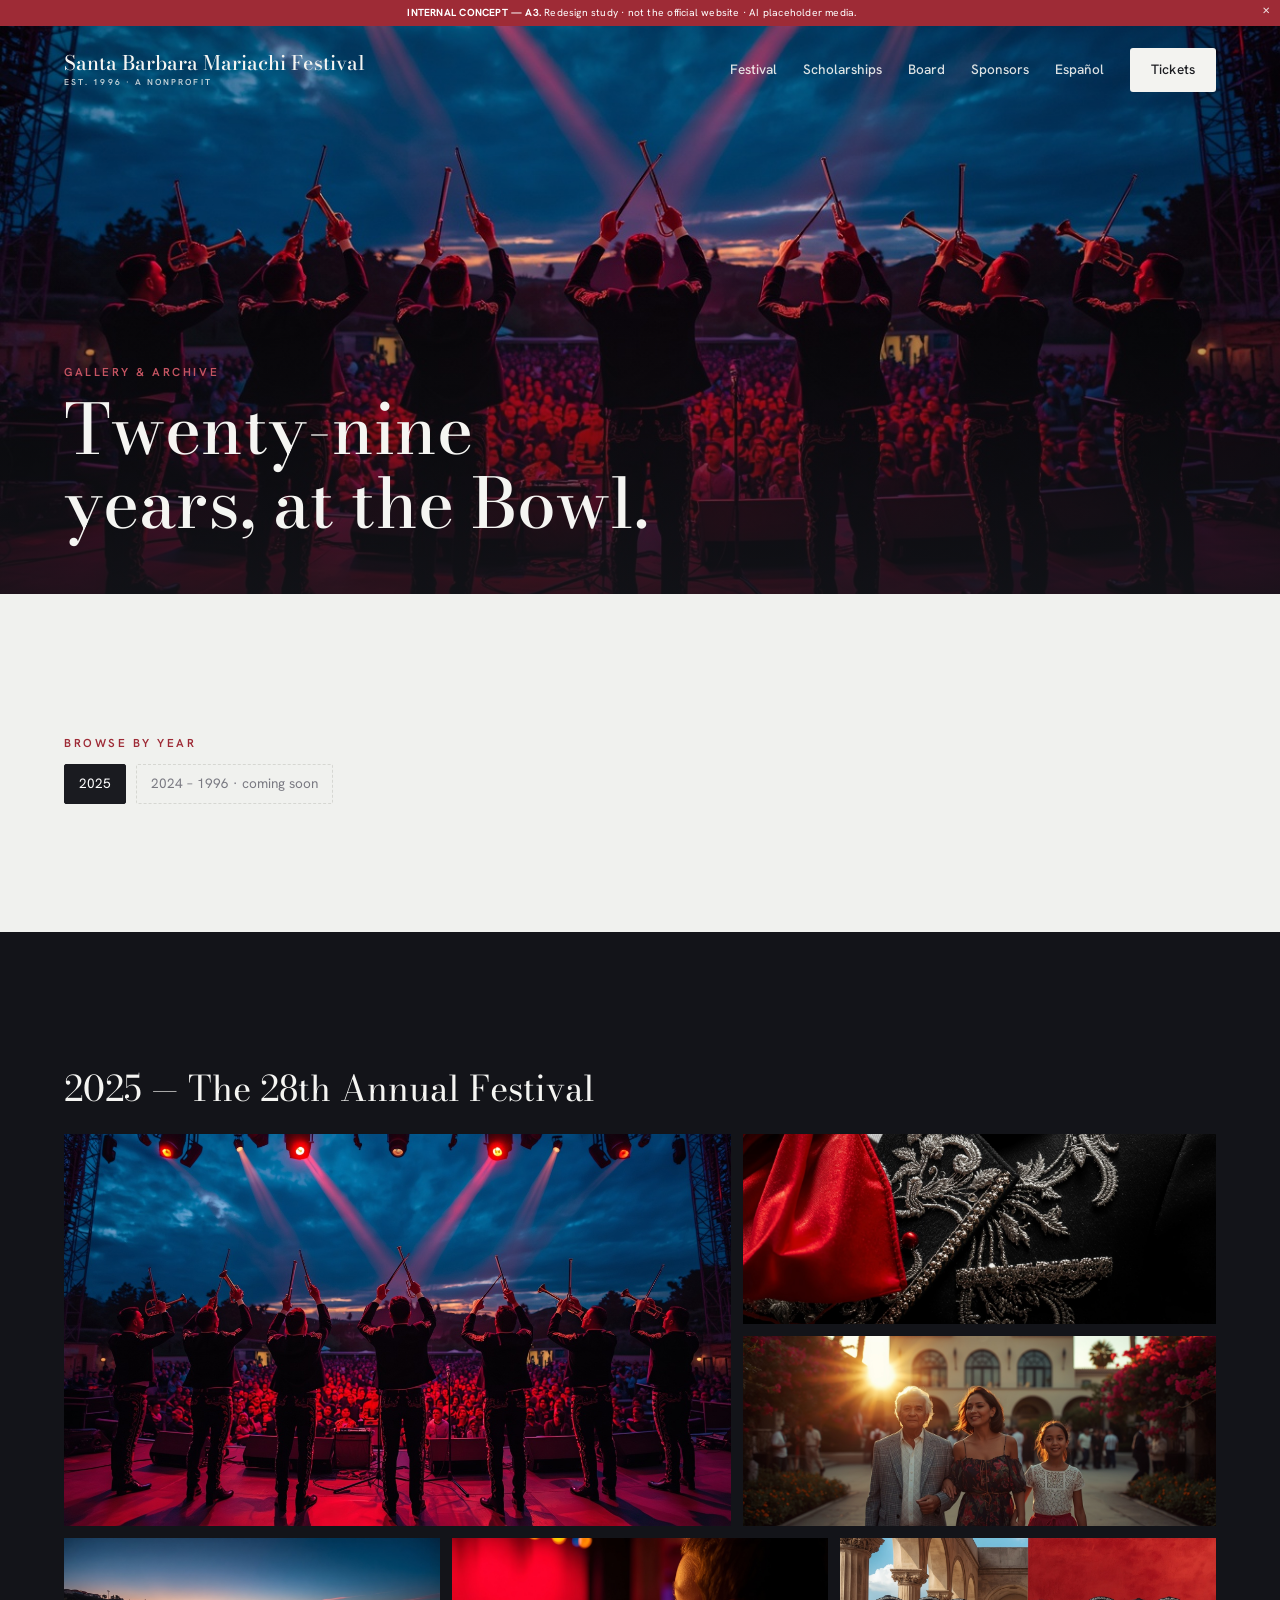
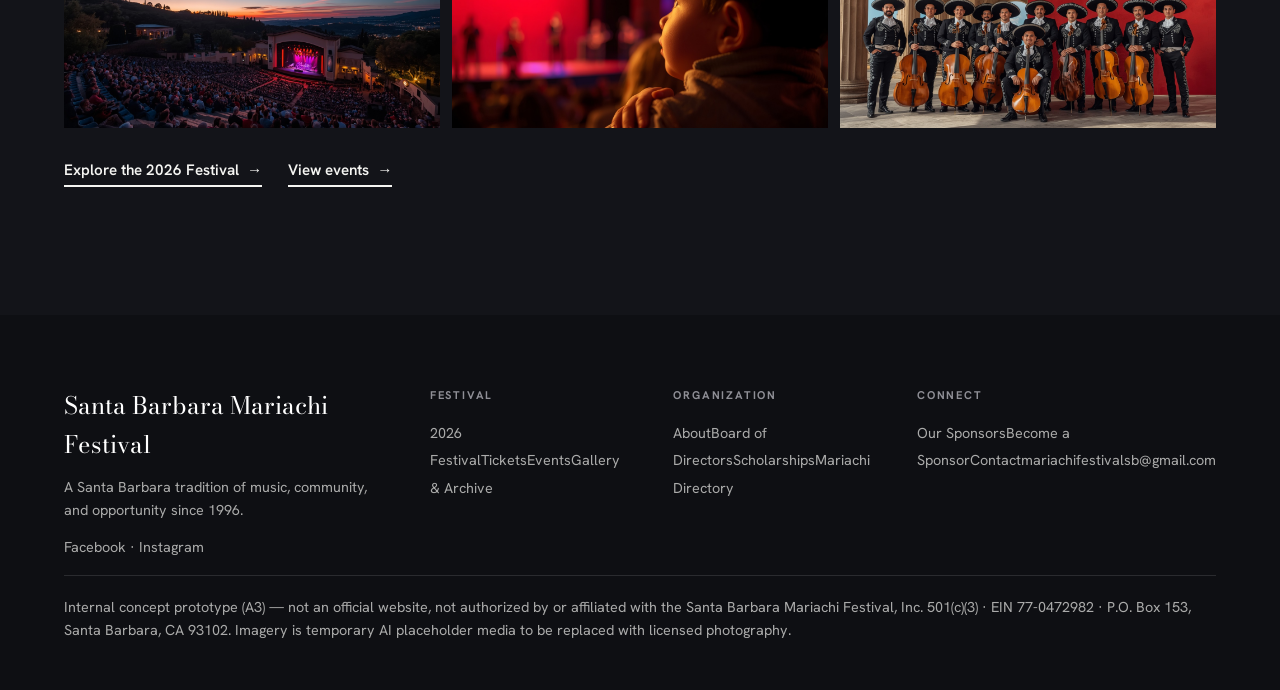
<file: gallery.html>
<!DOCTYPE html>
<html lang="en"><head><meta charset="utf-8"><meta name="viewport" content="width=device-width, initial-scale=1">
<title>Gallery & Archive — Santa Barbara Mariachi Festival</title><meta name="description" content="Photography from the Santa Barbara Mariachi Festival at the Santa Barbara Bowl, by year.">
<link rel="stylesheet" href="public/css/a3.css">
<style>@media(min-width:861px){header.nav{top:26px}header.nav.tuck{top:0}}</style>
</head><body>
<div id="cb"><b>INTERNAL CONCEPT — A3.</b> Redesign study &middot; not the official website &middot; AI placeholder media. <span class="x" id="cbx">&#10005;</span></div>
<header class="nav" id="nav"><div class="nav-in">
  <a class="wordmark" href="index.html">Santa Barbara Mariachi Festival<small data-en="Est. 1996 &middot; A Nonprofit" data-es="Desde 1996 &middot; Sin fines de lucro">Est. 1996 &middot; A Nonprofit</small></a>
  <nav class="nav-links">
    <a class="coll" href="festival-2026.html" data-en="Festival" data-es="Festival">Festival</a>
    <a class="coll" href="scholarships.html" data-en="Scholarships" data-es="Becas">Scholarships</a>
    <a class="coll" href="board.html" data-en="Board" data-es="Mesa Directiva">Board</a>
    <a class="coll" href="sponsors.html" data-en="Sponsors" data-es="Patrocinadores">Sponsors</a>
    <a class="lang coll" href="espanol.html">Espa&ntilde;ol</a>
    <a class="btn btn-white" href="festival-2026.html#tickets" style="padding:10px 20px;min-height:auto" data-en="Tickets" data-es="Boletos">Tickets</a>
    <button class="menu-btn" id="menuBtn" aria-label="Menu"><span></span><span></span><span></span></button>
  </nav></div></header>
<nav id="drawer" aria-hidden="true"><button class="close" id="drawerClose" aria-label="Close">&#10005;</button>
  <a href="index.html">Home</a><a href="festival-2026.html">The 2026 Festival</a><a href="about.html">About</a>
  <a href="board.html">Board of Directors</a><a href="scholarships.html">Scholarships</a><a href="events.html">Events</a>
  <a href="gallery.html">Gallery</a><a href="sponsors.html">Sponsors</a><a href="become-a-sponsor.html">Become a Sponsor</a>
  <a href="mariachi-recommendations.html">Mariachi Directory</a><a href="contact.html">Contact</a><a href="espanol.html">Espa&ntilde;ol</a>
  <a class="btn btn-white dticket" href="festival-2026.html#tickets">Get Tickets</a></nav>
<main><section class="lead-fig "><img src="public/media/finale/finale-peak.jpg" alt=""><div class="sc"></div><div class="cap"><p class="label on-dark rv">Gallery &amp; Archive</p><h1 class="rv d1" style="font-family:var(--serif);font-weight:500;font-size:clamp(2.4rem,5.4vw,4.4rem);margin:12px 0 0">Twenty-nine years, at the Bowl.</h1></div></section>
<section class="light section"><div class="wrap">
  <p class="label rv" data-en="Browse by year" data-es="Explora por a&ntilde;o">Browse by year</p>
  <div class="arch-years rv d1" style="margin-top:12px">
    <a class="cur" href="#y2025">2025</a>
    <span class="soon" data-en="2024 &ndash; 1996 &middot; coming soon" data-es="2024 &ndash; 1996 &middot; pr&oacute;ximamente">2024 &ndash; 1996 &middot; coming soon</span>
  </div>
</div></section>
<section class="dark section" id="y2025"><div class="wrap">
  <p class="arch-year rv" style="color:var(--white)">2025 &mdash; The 28th Annual Festival</p>
  <div class="gal-grid rv d1" style="margin-top:8px">
    <figure style="grid-column:span 7;grid-row:span 2"><img src="public/media/finale/finale-peak.jpg" alt="Festival moment"></figure><figure style="grid-column:span 5;grid-row:span 1"><img src="public/media/detail/embroidery.jpg" alt="Festival moment"></figure><figure style="grid-column:span 5;grid-row:span 1"><img src="public/media/people/family-generations.jpg" alt="Festival moment"></figure><figure style="grid-column:span 4;grid-row:span 1"><img src="public/media/venue/bowl-bluehour.jpg" alt="Festival moment"></figure><figure style="grid-column:span 4;grid-row:span 1"><img src="public/media/people/child-watching.jpg" alt="Festival moment"></figure><figure style="grid-column:span 4;grid-row:span 1"><img src="public/media/artists/ensemble.jpg" alt="Festival moment"></figure>
  </div>
  <div class="go rv" style="margin-top:30px;display:flex;gap:26px;flex-wrap:wrap">
    <a class="tlink on-dark" href="festival-2026.html">Explore the 2026 Festival <span>&rarr;</span></a>
    <a class="tlink on-dark" href="events.html">View events <span>&rarr;</span></a>
  </div>
</div></section></main><footer class="site"><div class="wrap"><div class="cols">
  <div><div class="fw">Santa Barbara Mariachi Festival</div>
    <p>A Santa Barbara tradition of music, community, and opportunity since 1996.</p>
    <p style="margin-top:14px"><a href="https://www.facebook.com/SBMariachiFestival">Facebook</a> &middot; <a href="https://www.instagram.com/sbmariachifest">Instagram</a></p></div>
  <div><h4>Festival</h4><a href="festival-2026.html">2026 Festival</a><a href="festival-2026.html#tickets">Tickets</a><a href="events.html">Events</a><a href="gallery.html">Gallery &amp; Archive</a></div>
  <div><h4>Organization</h4><a href="about.html">About</a><a href="board.html">Board of Directors</a><a href="scholarships.html">Scholarships</a><a href="mariachi-recommendations.html">Mariachi Directory</a></div>
  <div><h4>Connect</h4><a href="sponsors.html">Our Sponsors</a><a href="become-a-sponsor.html">Become a Sponsor</a><a href="contact.html">Contact</a><a href="mailto:mariachifestivalsb@gmail.com">mariachifestivalsb@gmail.com</a></div>
  </div>
  <p class="foot-note">Internal concept prototype (A3) &mdash; not an official website, not authorized by or affiliated with the Santa Barbara Mariachi Festival, Inc. 501(c)(3) &middot; EIN 77-0472982 &middot; P.O. Box 153, Santa Barbara, CA 93102. Imagery is temporary AI placeholder media to be replaced with licensed photography.</p>
</div></footer><script>
if(location.search.indexOf('present')>-1)document.body.classList.add('present');
var nav=document.getElementById('nav');addEventListener('scroll',function(){nav.classList.toggle('tuck',scrollY>60);},{passive:true});if(scrollY>60)nav.classList.add('tuck');
var io=new IntersectionObserver(function(es){es.forEach(function(e){if(e.isIntersecting){e.target.classList.add('in');io.unobserve(e.target);}})},{threshold:.12});
document.querySelectorAll('.rv').forEach(function(el){io.observe(el);});
var dr=document.getElementById('drawer'),mb=document.getElementById('menuBtn');
function openDr(o){dr.classList.toggle('open',o);dr.setAttribute('aria-hidden',o?'false':'true');mb.setAttribute('aria-expanded',o?'true':'false');if(o){var f=dr.querySelector('a');if(f)f.focus();}else{mb.focus();}}
mb.setAttribute('aria-expanded','false');mb.onclick=function(){openDr(true);};
document.getElementById('drawerClose').onclick=function(){openDr(false);};
dr.querySelectorAll('a').forEach(function(a){a.onclick=function(){openDr(false);};});
document.addEventListener('keydown',function(e){if(e.key==='Escape'&&dr.classList.contains('open'))openDr(false);});
document.getElementById('cbx').onclick=function(){document.getElementById('cb').style.display='none';document.querySelectorAll('header.nav').forEach(function(h){h.style.top='0';});};
</script></body></html>
</file>
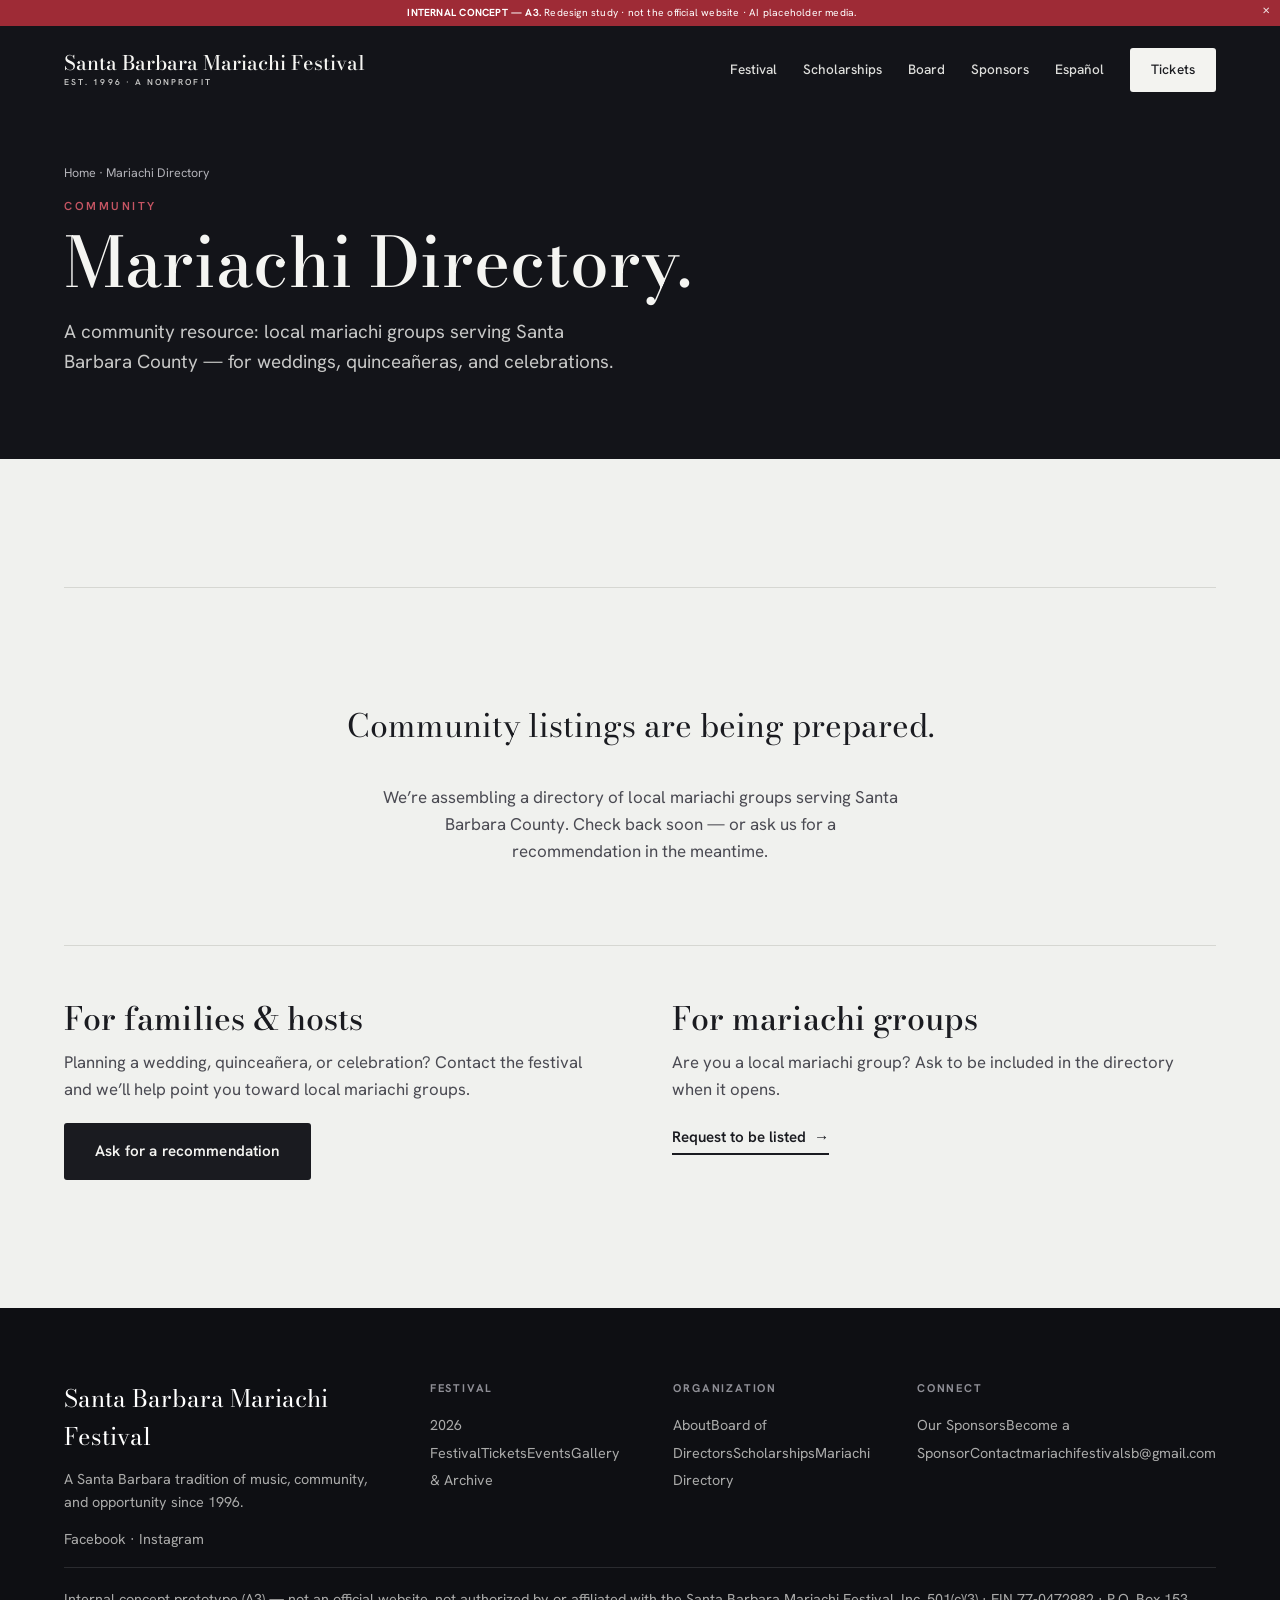
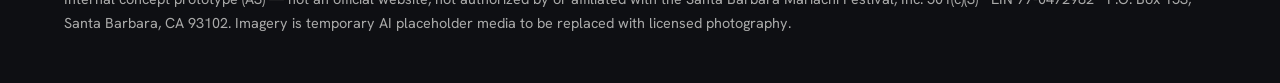
<file: mariachi-recommendations.html>
<!DOCTYPE html>
<html lang="en"><head><meta charset="utf-8"><meta name="viewport" content="width=device-width, initial-scale=1">
<title>Mariachi Directory — Santa Barbara Mariachi Festival</title><meta name="description" content="A community directory of local mariachi groups serving Santa Barbara County.">
<link rel="stylesheet" href="public/css/a3.css">
<style>@media(min-width:861px){header.nav{top:26px}header.nav.tuck{top:0}}</style>
</head><body>
<div id="cb"><b>INTERNAL CONCEPT — A3.</b> Redesign study &middot; not the official website &middot; AI placeholder media. <span class="x" id="cbx">&#10005;</span></div>
<header class="nav" id="nav"><div class="nav-in">
  <a class="wordmark" href="index.html">Santa Barbara Mariachi Festival<small data-en="Est. 1996 &middot; A Nonprofit" data-es="Desde 1996 &middot; Sin fines de lucro">Est. 1996 &middot; A Nonprofit</small></a>
  <nav class="nav-links">
    <a class="coll" href="festival-2026.html" data-en="Festival" data-es="Festival">Festival</a>
    <a class="coll" href="scholarships.html" data-en="Scholarships" data-es="Becas">Scholarships</a>
    <a class="coll" href="board.html" data-en="Board" data-es="Mesa Directiva">Board</a>
    <a class="coll" href="sponsors.html" data-en="Sponsors" data-es="Patrocinadores">Sponsors</a>
    <a class="lang coll" href="espanol.html">Espa&ntilde;ol</a>
    <a class="btn btn-white" href="festival-2026.html#tickets" style="padding:10px 20px;min-height:auto" data-en="Tickets" data-es="Boletos">Tickets</a>
    <button class="menu-btn" id="menuBtn" aria-label="Menu"><span></span><span></span><span></span></button>
  </nav></div></header>
<nav id="drawer" aria-hidden="true"><button class="close" id="drawerClose" aria-label="Close">&#10005;</button>
  <a href="index.html">Home</a><a href="festival-2026.html">The 2026 Festival</a><a href="about.html">About</a>
  <a href="board.html">Board of Directors</a><a href="scholarships.html">Scholarships</a><a href="events.html">Events</a>
  <a href="gallery.html">Gallery</a><a href="sponsors.html">Sponsors</a><a href="become-a-sponsor.html">Become a Sponsor</a>
  <a href="mariachi-recommendations.html">Mariachi Directory</a><a href="contact.html">Contact</a><a href="espanol.html">Espa&ntilde;ol</a>
  <a class="btn btn-white dticket" href="festival-2026.html#tickets">Get Tickets</a></nav>
<main><section class="page-hero"><div class="wrap inner"><p class="crumbs rv"><a href="index.html">Home</a> &middot; Mariachi Directory</p><p class="label rv" style="color:#c65563">Community</p><h1 class="rv d1">Mariachi Directory.</h1><p class="lede rv d1">A community resource: local mariachi groups serving Santa Barbara County &mdash; for weddings, quincea&ntilde;eras, and celebrations.</p></div></section>
<section class="light section"><div class="wrap">
  <div class="empty-state rv">
    <p class="es-t" data-en="Community listings are being prepared." data-es="El directorio comunitario est&aacute; en preparaci&oacute;n.">Community listings are being prepared.</p>
    <p class="es-d" data-en="We&rsquo;re assembling a directory of local mariachi groups serving Santa Barbara County. Check back soon &mdash; or ask us for a recommendation in the meantime." data-es="Estamos reuniendo un directorio de grupos de mariachi locales que sirven al condado de Santa Barbara. Vuelve pronto &mdash; o pide una recomendaci&oacute;n mientras tanto.">We&rsquo;re assembling a directory of local mariachi groups serving Santa Barbara County. Check back soon &mdash; or ask us for a recommendation in the meantime.</p>
  </div>
  <div class="two-col rv d1" style="margin-top:48px;align-items:start">
    <div class="prose"><h2 class="h3" data-en="For families &amp; hosts" data-es="Para familias y anfitriones">For families &amp; hosts</h2><p data-en="Planning a wedding, quincea&ntilde;era, or celebration? Contact the festival and we&rsquo;ll help point you toward local mariachi groups." data-es="&iquest;Planeas una boda, quincea&ntilde;era o celebraci&oacute;n? Contacta al festival y te orientamos hacia grupos de mariachi locales.">Planning a wedding, quincea&ntilde;era, or celebration? Contact the festival and we&rsquo;ll help point you toward local mariachi groups.</p>
      <div style="margin-top:8px"><a class="btn btn-ink" href="mailto:mariachifestivalsb@gmail.com?subject=Mariachi%20Recommendation" data-en="Ask for a recommendation" data-es="Pide una recomendaci&oacute;n">Ask for a recommendation</a></div></div>
    <div class="prose"><h2 class="h3" data-en="For mariachi groups" data-es="Para grupos de mariachi">For mariachi groups</h2><p data-en="Are you a local mariachi group? Ask to be included in the directory when it opens." data-es="&iquest;Eres un grupo de mariachi local? Solicita aparecer en el directorio cuando abra.">Are you a local mariachi group? Ask to be included in the directory when it opens.</p>
      <div style="margin-top:8px"><a class="tlink on-light" href="mailto:mariachifestivalsb@gmail.com?subject=Mariachi%20Directory" data-en="Request to be listed" data-es="Solicita aparecer">Request to be listed <span>&rarr;</span></a></div></div>
  </div>
</div></section></main><footer class="site"><div class="wrap"><div class="cols">
  <div><div class="fw">Santa Barbara Mariachi Festival</div>
    <p>A Santa Barbara tradition of music, community, and opportunity since 1996.</p>
    <p style="margin-top:14px"><a href="https://www.facebook.com/SBMariachiFestival">Facebook</a> &middot; <a href="https://www.instagram.com/sbmariachifest">Instagram</a></p></div>
  <div><h4>Festival</h4><a href="festival-2026.html">2026 Festival</a><a href="festival-2026.html#tickets">Tickets</a><a href="events.html">Events</a><a href="gallery.html">Gallery &amp; Archive</a></div>
  <div><h4>Organization</h4><a href="about.html">About</a><a href="board.html">Board of Directors</a><a href="scholarships.html">Scholarships</a><a href="mariachi-recommendations.html">Mariachi Directory</a></div>
  <div><h4>Connect</h4><a href="sponsors.html">Our Sponsors</a><a href="become-a-sponsor.html">Become a Sponsor</a><a href="contact.html">Contact</a><a href="mailto:mariachifestivalsb@gmail.com">mariachifestivalsb@gmail.com</a></div>
  </div>
  <p class="foot-note">Internal concept prototype (A3) &mdash; not an official website, not authorized by or affiliated with the Santa Barbara Mariachi Festival, Inc. 501(c)(3) &middot; EIN 77-0472982 &middot; P.O. Box 153, Santa Barbara, CA 93102. Imagery is temporary AI placeholder media to be replaced with licensed photography.</p>
</div></footer><script>
if(location.search.indexOf('present')>-1)document.body.classList.add('present');
var nav=document.getElementById('nav');addEventListener('scroll',function(){nav.classList.toggle('tuck',scrollY>60);},{passive:true});if(scrollY>60)nav.classList.add('tuck');
var io=new IntersectionObserver(function(es){es.forEach(function(e){if(e.isIntersecting){e.target.classList.add('in');io.unobserve(e.target);}})},{threshold:.12});
document.querySelectorAll('.rv').forEach(function(el){io.observe(el);});
var dr=document.getElementById('drawer'),mb=document.getElementById('menuBtn');
function openDr(o){dr.classList.toggle('open',o);dr.setAttribute('aria-hidden',o?'false':'true');mb.setAttribute('aria-expanded',o?'true':'false');if(o){var f=dr.querySelector('a');if(f)f.focus();}else{mb.focus();}}
mb.setAttribute('aria-expanded','false');mb.onclick=function(){openDr(true);};
document.getElementById('drawerClose').onclick=function(){openDr(false);};
dr.querySelectorAll('a').forEach(function(a){a.onclick=function(){openDr(false);};});
document.addEventListener('keydown',function(e){if(e.key==='Escape'&&dr.classList.contains('open'))openDr(false);});
document.getElementById('cbx').onclick=function(){document.getElementById('cb').style.display='none';document.querySelectorAll('header.nav').forEach(function(h){h.style.top='0';});};
</script></body></html>
</file>
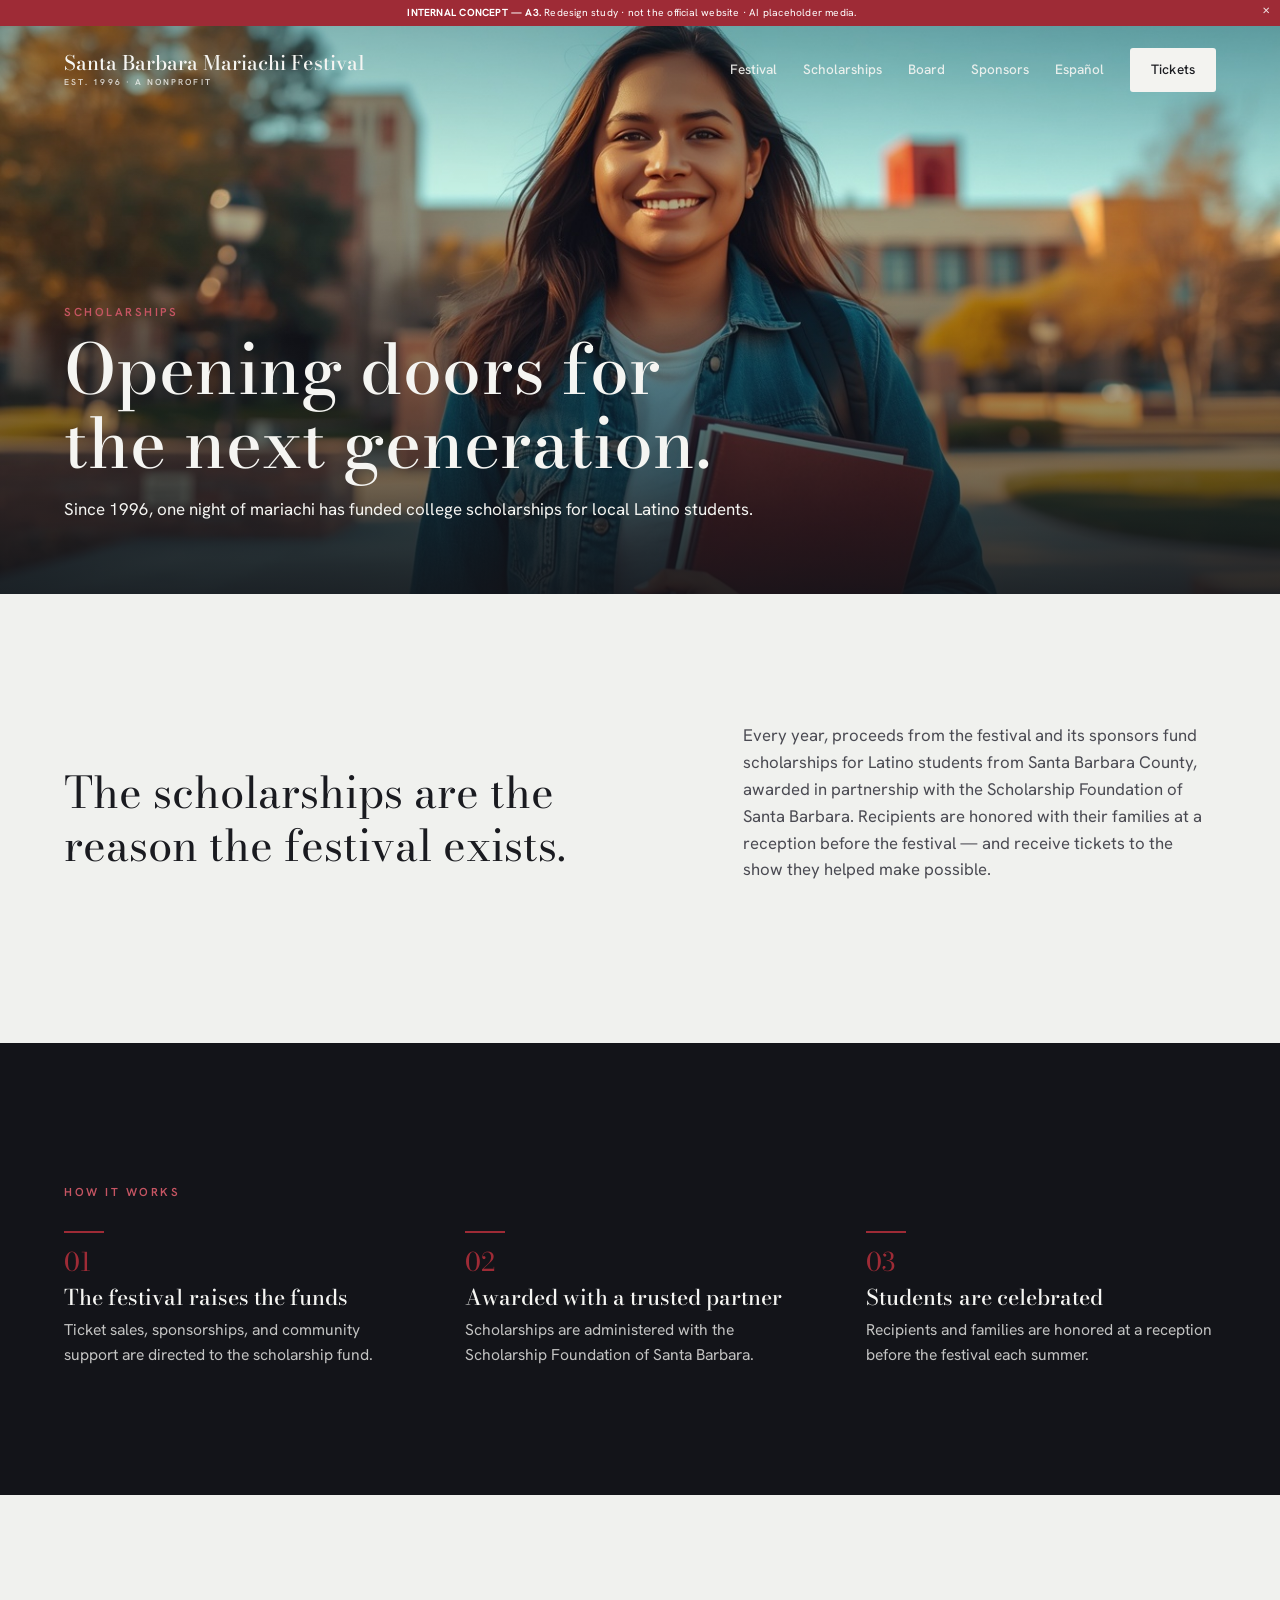
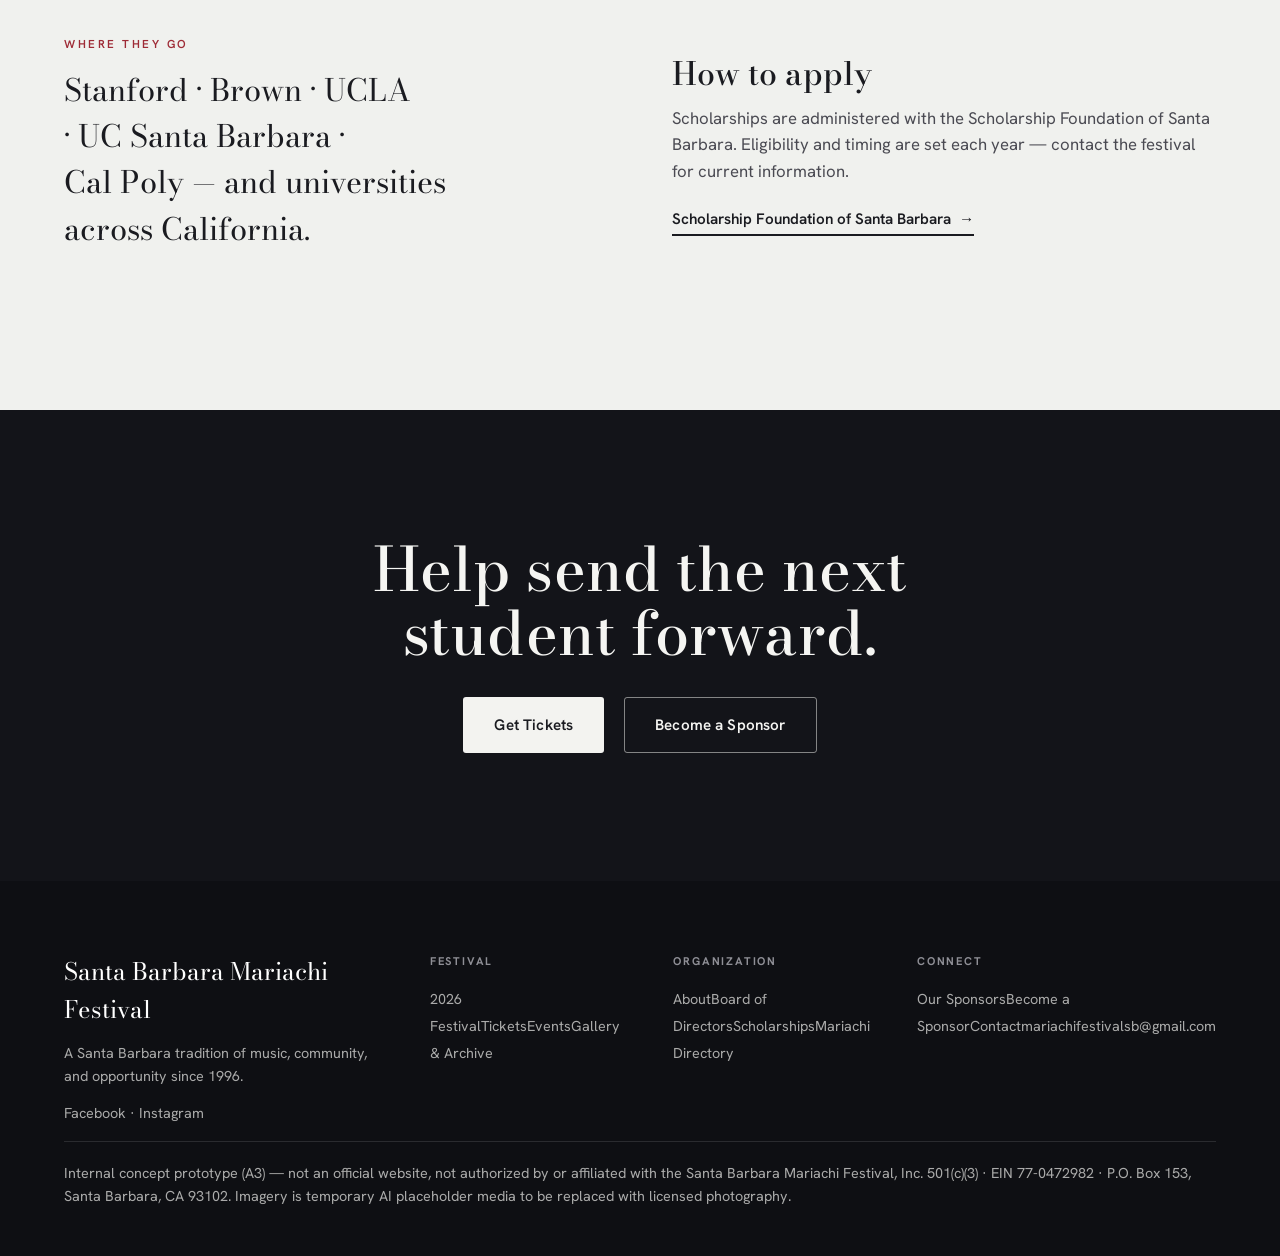
<file: scholarships.html>
<!DOCTYPE html>
<html lang="en"><head><meta charset="utf-8"><meta name="viewport" content="width=device-width, initial-scale=1">
<title>Scholarships — Santa Barbara Mariachi Festival</title><meta name="description" content="The Santa Barbara Mariachi Festival funds college scholarships for local Latino students, awarded with the Scholarship Foundation of Santa Barbara.">
<link rel="stylesheet" href="public/css/a3.css">
<style>@media(min-width:861px){header.nav{top:26px}header.nav.tuck{top:0}}</style>
</head><body>
<div id="cb"><b>INTERNAL CONCEPT — A3.</b> Redesign study &middot; not the official website &middot; AI placeholder media. <span class="x" id="cbx">&#10005;</span></div>
<header class="nav" id="nav"><div class="nav-in">
  <a class="wordmark" href="index.html">Santa Barbara Mariachi Festival<small data-en="Est. 1996 &middot; A Nonprofit" data-es="Desde 1996 &middot; Sin fines de lucro">Est. 1996 &middot; A Nonprofit</small></a>
  <nav class="nav-links">
    <a class="coll" href="festival-2026.html" data-en="Festival" data-es="Festival">Festival</a>
    <a class="coll" href="scholarships.html" data-en="Scholarships" data-es="Becas">Scholarships</a>
    <a class="coll" href="board.html" data-en="Board" data-es="Mesa Directiva">Board</a>
    <a class="coll" href="sponsors.html" data-en="Sponsors" data-es="Patrocinadores">Sponsors</a>
    <a class="lang coll" href="espanol.html">Espa&ntilde;ol</a>
    <a class="btn btn-white" href="festival-2026.html#tickets" style="padding:10px 20px;min-height:auto" data-en="Tickets" data-es="Boletos">Tickets</a>
    <button class="menu-btn" id="menuBtn" aria-label="Menu"><span></span><span></span><span></span></button>
  </nav></div></header>
<nav id="drawer" aria-hidden="true"><button class="close" id="drawerClose" aria-label="Close">&#10005;</button>
  <a href="index.html">Home</a><a href="festival-2026.html">The 2026 Festival</a><a href="about.html">About</a>
  <a href="board.html">Board of Directors</a><a href="scholarships.html">Scholarships</a><a href="events.html">Events</a>
  <a href="gallery.html">Gallery</a><a href="sponsors.html">Sponsors</a><a href="become-a-sponsor.html">Become a Sponsor</a>
  <a href="mariachi-recommendations.html">Mariachi Directory</a><a href="contact.html">Contact</a><a href="espanol.html">Espa&ntilde;ol</a>
  <a class="btn btn-white dticket" href="festival-2026.html#tickets">Get Tickets</a></nav>
<main><section class="lead-fig "><img src="public/media/scholarships/student-future.jpg" alt=""><div class="sc"></div><div class="cap"><p class="label on-dark rv">Scholarships</p><h1 class="rv d1" style="font-family:var(--serif);font-weight:500;font-size:clamp(2.4rem,5.4vw,4.4rem);margin:12px 0 0">Opening doors for the next generation.</h1><p class="lede rv d1">Since 1996, one night of mariachi has funded college scholarships for local Latino students.</p></div></section>
<section class="light section"><div class="wrap">
  <div class="two-col wide-left rv" style="align-items:start"><p class="statement">The scholarships are the reason the festival exists.</p>
    <div class="prose"><p>Every year, proceeds from the festival and its sponsors fund scholarships for Latino students from Santa Barbara County, awarded in partnership with the Scholarship Foundation of Santa Barbara. Recipients are honored with their families at a reception before the festival &mdash; and receive tickets to the show they helped make possible.</p></div></div>
</div></section>
<section class="dark section"><div class="wrap">
  <p class="label on-dark rv" data-en="How it works" data-es="C&oacute;mo funciona">How it works</p>
  <div class="trio on-dark rv d1" style="margin-top:30px">
    <div><div class="rule"></div><div class="n">01</div><h3>The festival raises the funds</h3><p>Ticket sales, sponsorships, and community support are directed to the scholarship fund.</p></div>
    <div><div class="rule"></div><div class="n">02</div><h3>Awarded with a trusted partner</h3><p>Scholarships are administered with the Scholarship Foundation of Santa Barbara.</p></div>
    <div><div class="rule"></div><div class="n">03</div><h3>Students are celebrated</h3><p>Recipients and families are honored at a reception before the festival each summer.</p></div>
  </div>
</div></section>
<section class="light section"><div class="wrap"><div class="two-col" style="align-items:center">
  <div><p class="label rv" data-en="Where they go" data-es="A d&oacute;nde llegan">Where they go</p>
    <p class="colleges rv d1" style="margin-top:14px">Stanford &middot; Brown &middot; UCLA &middot; UC&nbsp;Santa&nbsp;Barbara &middot; Cal&nbsp;Poly &mdash; and universities across California.</p></div>
  <div class="prose rv d1"><h2 class="h3">How to apply</h2><p>Scholarships are administered with the Scholarship Foundation of Santa Barbara. Eligibility and timing are set each year &mdash; contact the festival for current information.</p>
    <p style="margin-top:6px"><a class="tlink on-light" href="https://www.sbscholarship.org/">Scholarship Foundation of Santa Barbara <span>&rarr;</span></a></p></div>
</div></div></section>
<section class="final"><div class="wrap"><h2 class="rv">Help send the next student forward.</h2>
  <div class="row rv d1"><a class="btn btn-white" href="festival-2026.html#tickets">Get Tickets</a><a class="btn btn-outline" href="become-a-sponsor.html">Become a Sponsor</a></div></div></section></main><footer class="site"><div class="wrap"><div class="cols">
  <div><div class="fw">Santa Barbara Mariachi Festival</div>
    <p>A Santa Barbara tradition of music, community, and opportunity since 1996.</p>
    <p style="margin-top:14px"><a href="https://www.facebook.com/SBMariachiFestival">Facebook</a> &middot; <a href="https://www.instagram.com/sbmariachifest">Instagram</a></p></div>
  <div><h4>Festival</h4><a href="festival-2026.html">2026 Festival</a><a href="festival-2026.html#tickets">Tickets</a><a href="events.html">Events</a><a href="gallery.html">Gallery &amp; Archive</a></div>
  <div><h4>Organization</h4><a href="about.html">About</a><a href="board.html">Board of Directors</a><a href="scholarships.html">Scholarships</a><a href="mariachi-recommendations.html">Mariachi Directory</a></div>
  <div><h4>Connect</h4><a href="sponsors.html">Our Sponsors</a><a href="become-a-sponsor.html">Become a Sponsor</a><a href="contact.html">Contact</a><a href="mailto:mariachifestivalsb@gmail.com">mariachifestivalsb@gmail.com</a></div>
  </div>
  <p class="foot-note">Internal concept prototype (A3) &mdash; not an official website, not authorized by or affiliated with the Santa Barbara Mariachi Festival, Inc. 501(c)(3) &middot; EIN 77-0472982 &middot; P.O. Box 153, Santa Barbara, CA 93102. Imagery is temporary AI placeholder media to be replaced with licensed photography.</p>
</div></footer><script>
if(location.search.indexOf('present')>-1)document.body.classList.add('present');
var nav=document.getElementById('nav');addEventListener('scroll',function(){nav.classList.toggle('tuck',scrollY>60);},{passive:true});if(scrollY>60)nav.classList.add('tuck');
var io=new IntersectionObserver(function(es){es.forEach(function(e){if(e.isIntersecting){e.target.classList.add('in');io.unobserve(e.target);}})},{threshold:.12});
document.querySelectorAll('.rv').forEach(function(el){io.observe(el);});
var dr=document.getElementById('drawer'),mb=document.getElementById('menuBtn');
function openDr(o){dr.classList.toggle('open',o);dr.setAttribute('aria-hidden',o?'false':'true');mb.setAttribute('aria-expanded',o?'true':'false');if(o){var f=dr.querySelector('a');if(f)f.focus();}else{mb.focus();}}
mb.setAttribute('aria-expanded','false');mb.onclick=function(){openDr(true);};
document.getElementById('drawerClose').onclick=function(){openDr(false);};
dr.querySelectorAll('a').forEach(function(a){a.onclick=function(){openDr(false);};});
document.addEventListener('keydown',function(e){if(e.key==='Escape'&&dr.classList.contains('open'))openDr(false);});
document.getElementById('cbx').onclick=function(){document.getElementById('cb').style.display='none';document.querySelectorAll('header.nav').forEach(function(h){h.style.top='0';});};
</script></body></html>
</file>
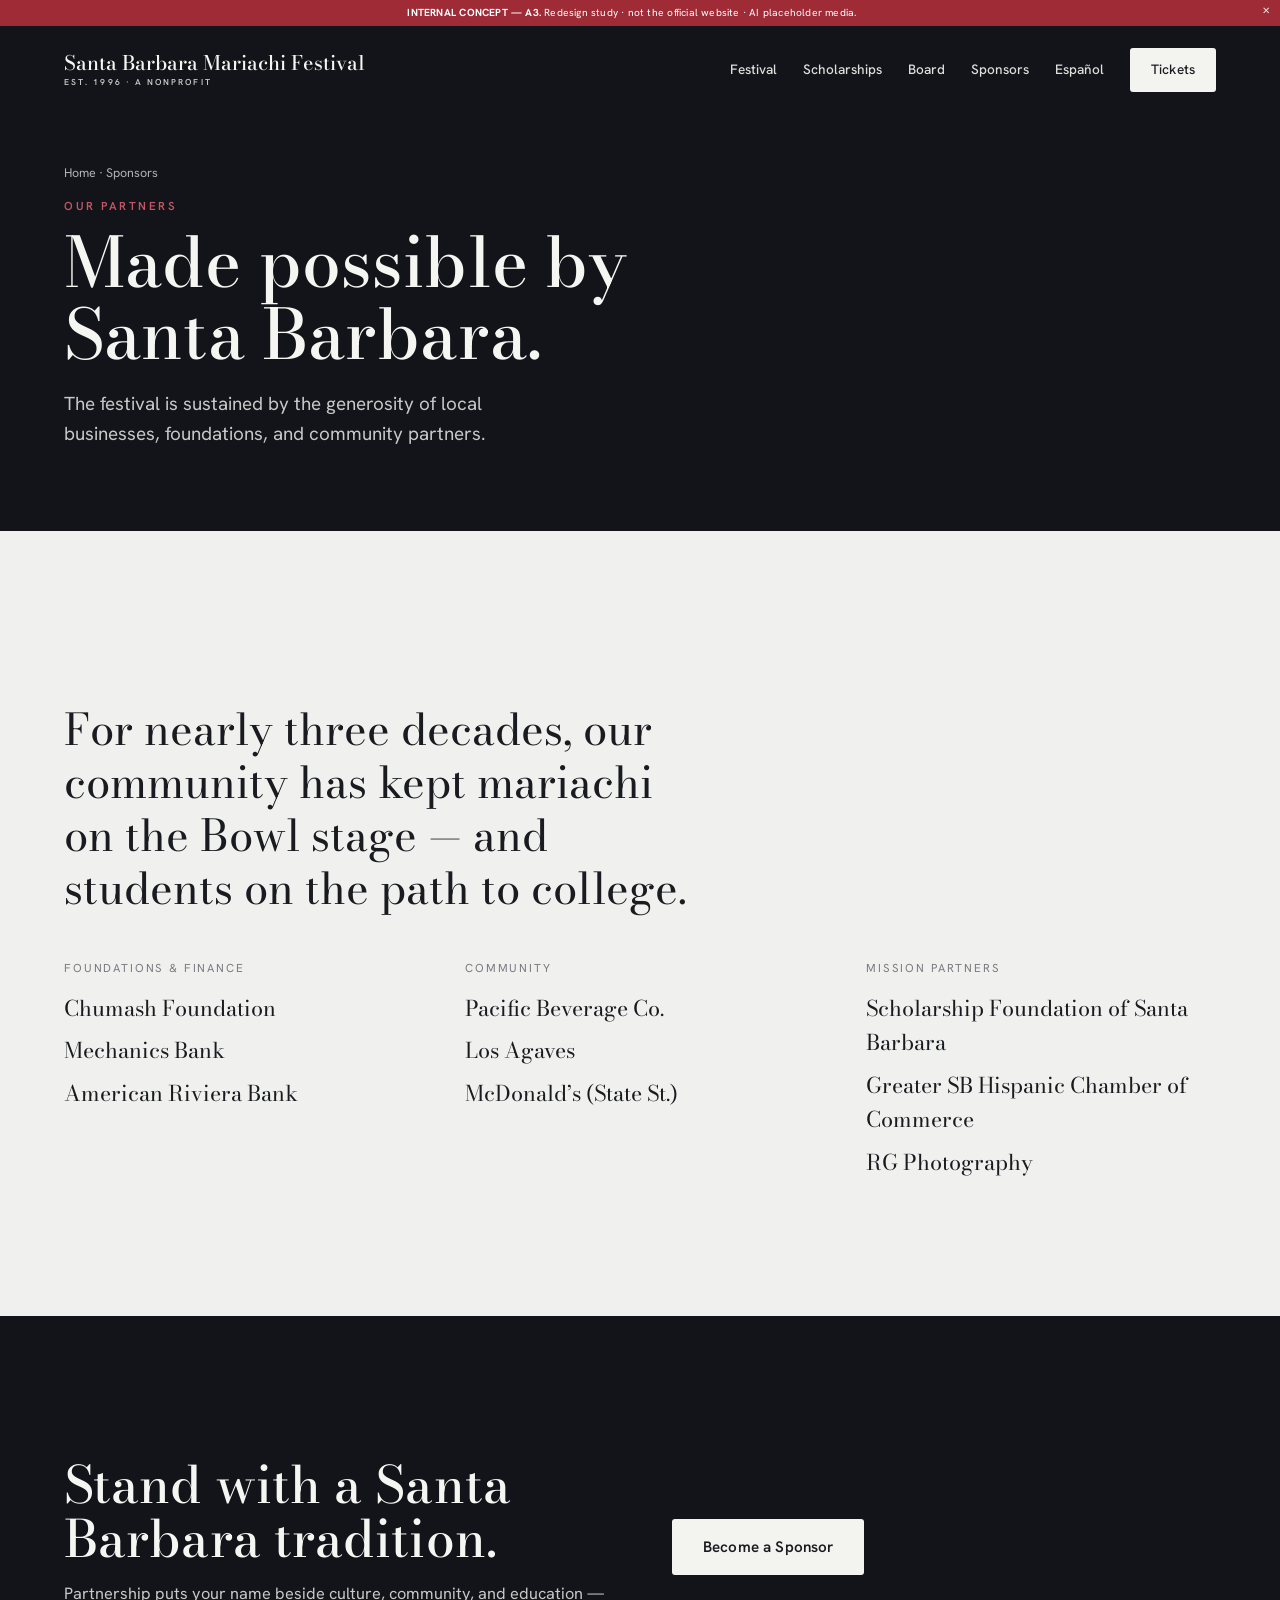
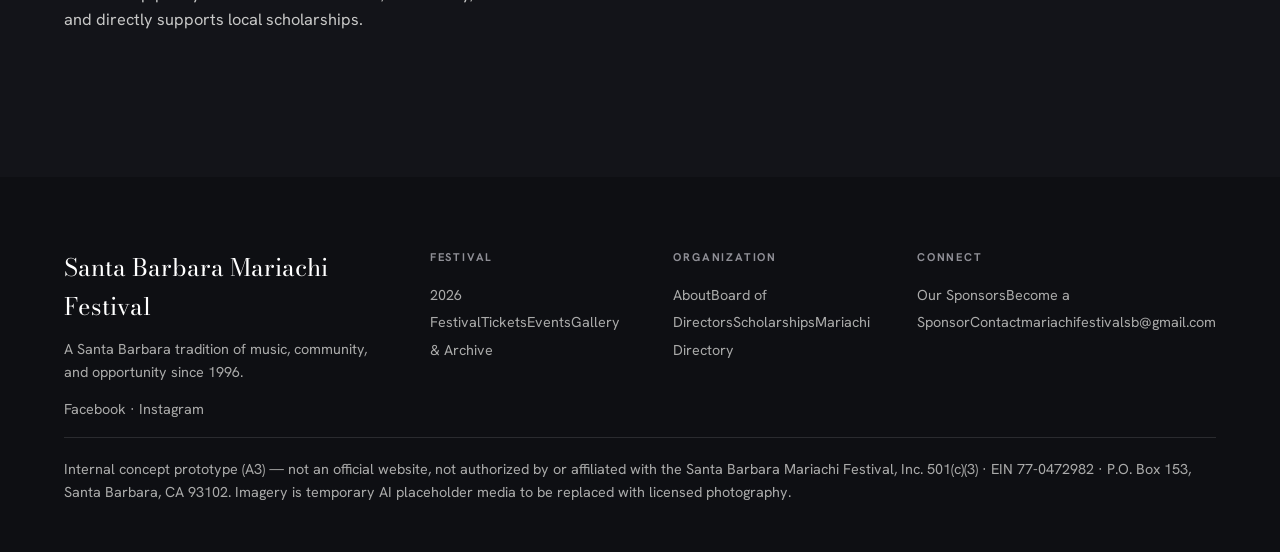
<file: sponsors.html>
<!DOCTYPE html>
<html lang="en"><head><meta charset="utf-8"><meta name="viewport" content="width=device-width, initial-scale=1">
<title>Our Sponsors — Santa Barbara Mariachi Festival</title><meta name="description" content="The businesses, foundations, and community partners who make the Santa Barbara Mariachi Festival possible.">
<link rel="stylesheet" href="public/css/a3.css">
<style>@media(min-width:861px){header.nav{top:26px}header.nav.tuck{top:0}}</style>
</head><body>
<div id="cb"><b>INTERNAL CONCEPT — A3.</b> Redesign study &middot; not the official website &middot; AI placeholder media. <span class="x" id="cbx">&#10005;</span></div>
<header class="nav" id="nav"><div class="nav-in">
  <a class="wordmark" href="index.html">Santa Barbara Mariachi Festival<small data-en="Est. 1996 &middot; A Nonprofit" data-es="Desde 1996 &middot; Sin fines de lucro">Est. 1996 &middot; A Nonprofit</small></a>
  <nav class="nav-links">
    <a class="coll" href="festival-2026.html" data-en="Festival" data-es="Festival">Festival</a>
    <a class="coll" href="scholarships.html" data-en="Scholarships" data-es="Becas">Scholarships</a>
    <a class="coll" href="board.html" data-en="Board" data-es="Mesa Directiva">Board</a>
    <a class="coll" href="sponsors.html" data-en="Sponsors" data-es="Patrocinadores">Sponsors</a>
    <a class="lang coll" href="espanol.html">Espa&ntilde;ol</a>
    <a class="btn btn-white" href="festival-2026.html#tickets" style="padding:10px 20px;min-height:auto" data-en="Tickets" data-es="Boletos">Tickets</a>
    <button class="menu-btn" id="menuBtn" aria-label="Menu"><span></span><span></span><span></span></button>
  </nav></div></header>
<nav id="drawer" aria-hidden="true"><button class="close" id="drawerClose" aria-label="Close">&#10005;</button>
  <a href="index.html">Home</a><a href="festival-2026.html">The 2026 Festival</a><a href="about.html">About</a>
  <a href="board.html">Board of Directors</a><a href="scholarships.html">Scholarships</a><a href="events.html">Events</a>
  <a href="gallery.html">Gallery</a><a href="sponsors.html">Sponsors</a><a href="become-a-sponsor.html">Become a Sponsor</a>
  <a href="mariachi-recommendations.html">Mariachi Directory</a><a href="contact.html">Contact</a><a href="espanol.html">Espa&ntilde;ol</a>
  <a class="btn btn-white dticket" href="festival-2026.html#tickets">Get Tickets</a></nav>
<main><section class="page-hero"><div class="wrap inner"><p class="crumbs rv"><a href="index.html">Home</a> &middot; Sponsors</p><p class="label rv" style="color:#c65563">Our Partners</p><h1 class="rv d1">Made possible by Santa Barbara.</h1><p class="lede rv d1">The festival is sustained by the generosity of local businesses, foundations, and community partners.</p></div></section>
<section class="light section"><div class="wrap">
  <p class="statement rv" style="margin-bottom:44px">For nearly three decades, our community has kept mariachi on the Bowl stage &mdash; and students on the path to college.</p>
  <div class="sponsors"><div class="roll rv d1">
    <div class="tier"><div class="tl">Foundations &amp; Finance</div><p>Chumash Foundation</p><p>Mechanics Bank</p><p>American Riviera Bank</p></div>
    <div class="tier"><div class="tl">Community</div><p>Pacific Beverage Co.</p><p>Los Agaves</p><p>McDonald&rsquo;s (State St.)</p></div>
    <div class="tier"><div class="tl">Mission Partners</div><p>Scholarship Foundation of Santa Barbara</p><p>Greater SB Hispanic Chamber of Commerce</p><p>RG Photography</p></div>
  </div></div>
</div></section>
<section class="dark section"><div class="wrap"><div class="two-col" style="align-items:center">
  <div><h2 class="h2 rv" style="color:var(--white)">Stand with a Santa Barbara tradition.</h2>
    <p class="body on-dark rv d1" style="margin-top:16px">Partnership puts your name beside culture, community, and education &mdash; and directly supports local scholarships.</p></div>
  <div class="rv d1"><a class="btn btn-white" href="become-a-sponsor.html">Become a Sponsor</a></div>
</div></div></section></main><footer class="site"><div class="wrap"><div class="cols">
  <div><div class="fw">Santa Barbara Mariachi Festival</div>
    <p>A Santa Barbara tradition of music, community, and opportunity since 1996.</p>
    <p style="margin-top:14px"><a href="https://www.facebook.com/SBMariachiFestival">Facebook</a> &middot; <a href="https://www.instagram.com/sbmariachifest">Instagram</a></p></div>
  <div><h4>Festival</h4><a href="festival-2026.html">2026 Festival</a><a href="festival-2026.html#tickets">Tickets</a><a href="events.html">Events</a><a href="gallery.html">Gallery &amp; Archive</a></div>
  <div><h4>Organization</h4><a href="about.html">About</a><a href="board.html">Board of Directors</a><a href="scholarships.html">Scholarships</a><a href="mariachi-recommendations.html">Mariachi Directory</a></div>
  <div><h4>Connect</h4><a href="sponsors.html">Our Sponsors</a><a href="become-a-sponsor.html">Become a Sponsor</a><a href="contact.html">Contact</a><a href="mailto:mariachifestivalsb@gmail.com">mariachifestivalsb@gmail.com</a></div>
  </div>
  <p class="foot-note">Internal concept prototype (A3) &mdash; not an official website, not authorized by or affiliated with the Santa Barbara Mariachi Festival, Inc. 501(c)(3) &middot; EIN 77-0472982 &middot; P.O. Box 153, Santa Barbara, CA 93102. Imagery is temporary AI placeholder media to be replaced with licensed photography.</p>
</div></footer><script>
if(location.search.indexOf('present')>-1)document.body.classList.add('present');
var nav=document.getElementById('nav');addEventListener('scroll',function(){nav.classList.toggle('tuck',scrollY>60);},{passive:true});if(scrollY>60)nav.classList.add('tuck');
var io=new IntersectionObserver(function(es){es.forEach(function(e){if(e.isIntersecting){e.target.classList.add('in');io.unobserve(e.target);}})},{threshold:.12});
document.querySelectorAll('.rv').forEach(function(el){io.observe(el);});
var dr=document.getElementById('drawer'),mb=document.getElementById('menuBtn');
function openDr(o){dr.classList.toggle('open',o);dr.setAttribute('aria-hidden',o?'false':'true');mb.setAttribute('aria-expanded',o?'true':'false');if(o){var f=dr.querySelector('a');if(f)f.focus();}else{mb.focus();}}
mb.setAttribute('aria-expanded','false');mb.onclick=function(){openDr(true);};
document.getElementById('drawerClose').onclick=function(){openDr(false);};
dr.querySelectorAll('a').forEach(function(a){a.onclick=function(){openDr(false);};});
document.addEventListener('keydown',function(e){if(e.key==='Escape'&&dr.classList.contains('open'))openDr(false);});
document.getElementById('cbx').onclick=function(){document.getElementById('cb').style.display='none';document.querySelectorAll('header.nav').forEach(function(h){h.style.top='0';});};
</script></body></html>
</file>
<file: public/css/a3.css>
/* ================================================================
   Santa Barbara Mariachi Festival — Concept A3 (Internal)
   Approved refined-editorial system. Bodoni Moda + Hanken Grotesk.
   Deep ink · luminous mineral white · carmine reserved for labels.
   ================================================================ */
@font-face{font-family:'Bodoni';src:url('../fonts/bodoni-400.woff2') format('woff2');font-weight:400;font-style:normal;font-display:swap}
@font-face{font-family:'Bodoni';src:url('../fonts/bodoni-500.woff2') format('woff2');font-weight:500;font-style:normal;font-display:swap}
@font-face{font-family:'Bodoni';src:url('../fonts/bodoni-600.woff2') format('woff2');font-weight:600;font-style:normal;font-display:swap}
@font-face{font-family:'Bodoni';src:url('../fonts/bodoni-700.woff2') format('woff2');font-weight:700;font-style:normal;font-display:swap}
@font-face{font-family:'Bodoni';src:url('../fonts/bodoni-400i.woff2') format('woff2');font-weight:400;font-style:italic;font-display:swap}
@font-face{font-family:'Hanken';src:url('../fonts/hanken-400.woff2') format('woff2');font-weight:400;font-style:normal;font-display:swap}
@font-face{font-family:'Hanken';src:url('../fonts/hanken-500.woff2') format('woff2');font-weight:500;font-style:normal;font-display:swap}
@font-face{font-family:'Hanken';src:url('../fonts/hanken-600.woff2') format('woff2');font-weight:600;font-style:normal;font-display:swap}
@font-face{font-family:'Hanken';src:url('../fonts/hanken-700.woff2') format('woff2');font-weight:700;font-style:normal;font-display:swap}

:root{
  --ink:#131419; --ink-2:#1b1c22; --paper:#F0F1EE; --paper-2:#E8E9E5;
  --itx:#1a1b20; --isoft:#4a4a52; --muted:#7a7a82; --silver:#b2b2b8; --hair:#d6d7d2;
  --carmine:#9E2B36; --mw:#F3F3F0; --white:#f5f5f2;
  --serif:'Bodoni',Georgia,'Times New Roman',serif;
  --sans:'Hanken','Helvetica Neue',Arial,sans-serif;
  --gut:clamp(22px,5vw,88px); --sp:clamp(72px,10vw,148px);
  --mobile-pad:24px;
}
*{box-sizing:border-box}
html{scroll-behavior:smooth}
body{margin:0;background:var(--ink);color:var(--white);font-family:var(--sans);font-size:17px;line-height:1.6;
  -webkit-font-smoothing:antialiased;overflow-x:hidden}
img,video{display:block;max-width:100%}
a{color:inherit;text-decoration:none}
h1,h2,h3,.serif{font-family:var(--serif);font-weight:500;line-height:1.04;letter-spacing:.002em;margin:0;text-wrap:balance}
.statement,.lede,.hero h1,.h2,.colleges{text-wrap:balance}
/* ---- presentation mode: hide internal-only chrome (add ?present to URL) ---- */
body.present #cb{display:none}
body.present .foot-note{display:none}
body.present .credit{display:none}
body.present figcaption{display:none}
@media(min-width:861px){body.present header.nav{top:0}}
.wrap{max-width:1360px;margin:0 auto;padding:0 var(--gut)}

/* type helpers */
.label{font-family:var(--sans);font-size:.72rem;font-weight:600;letter-spacing:.22em;text-transform:uppercase;color:var(--carmine)}
.label.on-dark{color:#c65563}
.eyebrow{font-family:var(--sans);font-size:.72rem;font-weight:600;letter-spacing:.22em;text-transform:uppercase;color:rgba(245,245,242,.72)}
.meta{font-family:var(--sans);font-size:.92rem;color:var(--muted)}
.meta.on-dark{color:var(--silver)}
.body{font-family:var(--sans);font-size:1.02rem;color:var(--isoft);max-width:60ch}
.body.on-dark{color:rgba(245,245,242,.8)}
.hair{height:1px;background:var(--hair);border:0}

/* buttons — mineral-white on dark; deep-ink on light */
.btn{display:inline-flex;align-items:center;justify-content:center;font-family:var(--sans);font-weight:600;font-size:.95rem;
  letter-spacing:.01em;padding:15px 30px;border-radius:3px;border:1px solid transparent;transition:transform .18s,background .18s,color .18s;cursor:pointer;min-height:48px}
.btn-white{background:var(--mw);color:var(--itx)}
.btn-white:hover{background:#fff;transform:translateY(-1px)}
.btn-ink{background:var(--itx);color:var(--white)}
.btn-ink:hover{background:#000;transform:translateY(-1px)}
.btn-outline{background:transparent;border-color:rgba(245,245,242,.5);color:var(--white)}
.btn-outline:hover{background:rgba(245,245,242,.1)}
.tlink{display:inline-flex;align-items:center;gap:8px;font-family:var(--sans);font-weight:600;font-size:.95rem;padding-bottom:3px;
  border-bottom:2px solid currentColor}
.tlink.on-dark{color:var(--white)} .tlink.on-light{color:var(--itx)} .tlink.carm{color:var(--carmine)}
.tlink:hover{opacity:.8}
:focus-visible{outline:2px solid var(--carmine);outline-offset:3px}

/* reveal */
.rv{opacity:0;transform:translateY(22px);transition:opacity 1s cubic-bezier(.2,.7,.2,1),transform 1s cubic-bezier(.2,.7,.2,1)}
.rv.in{opacity:1;transform:none}
.rv.d1{transition-delay:.09s}.rv.d2{transition-delay:.18s}.rv.d3{transition-delay:.27s}

/* ---------- nav ---------- */
header.nav{position:fixed;top:0;left:0;right:0;z-index:70;transition:background .35s,padding .35s,box-shadow .35s}
.nav-in{display:flex;align-items:center;justify-content:space-between;padding:22px var(--gut)}
header.nav.tuck{background:rgba(19,20,25,.9);backdrop-filter:blur(10px);box-shadow:0 1px 0 rgba(245,245,242,.08)}
header.nav.tuck .nav-in{padding:12px var(--gut)}
.wordmark{font-family:var(--serif);font-weight:500;font-size:1.25rem;line-height:1;color:var(--white)}
.wordmark small{display:block;font-family:var(--sans);font-weight:600;font-size:.54rem;letter-spacing:.24em;text-transform:uppercase;opacity:.8;margin-top:5px}
.nav-links{display:flex;align-items:center;gap:26px}
.nav-links a{font-family:var(--sans);font-size:.85rem;font-weight:500;color:rgba(245,245,242,.9)}
.nav-links a:hover{color:#fff}
.lang{background:none;border:0;cursor:pointer;font-family:var(--sans);font-size:.85rem;font-weight:500;color:rgba(245,245,242,.9)}
.menu-btn{display:none;background:none;border:0;cursor:pointer;padding:8px}
.menu-btn span{display:block;width:24px;height:2px;background:#fff;margin:5px 0}
@media(max-width:940px){.nav-links a.coll,.lang.coll{display:none}.menu-btn{display:block}}

/* ---------- hero ---------- */
.hero{position:relative;min-height:100svh;display:flex;align-items:flex-end;overflow:hidden;color:var(--white)}
.hero .media{position:absolute;inset:0;z-index:0}
.hero .media video,.hero .media img{width:100%;height:100%;object-fit:cover;object-position:center 40%}
.hero .scrim{position:absolute;inset:0;z-index:1;background:
  linear-gradient(180deg,rgba(0,0,0,.34),rgba(0,0,0,0) 24%,rgba(0,0,0,0) 52%,var(--ink) 100%)}
.hero .inner{position:relative;z-index:3;width:100%;padding-bottom:clamp(56px,11vh,130px)}
.hero h1{font-size:clamp(2.8rem,7.4vw,6.6rem);font-weight:500;max-width:16ch;margin:14px 0 0}
.hero .sub{font-family:var(--sans);font-size:clamp(1rem,1.5vw,1.18rem);color:rgba(245,245,242,.82);margin:14px 0 30px;max-width:46ch}
.hero .actions{display:flex;gap:22px;align-items:center;flex-wrap:wrap}
.credit{position:absolute;right:14px;bottom:12px;z-index:3;font-family:var(--sans);font-size:.58rem;letter-spacing:.12em;text-transform:uppercase;color:rgba(255,255,255,.5)}

/* ---------- 2026 feature ---------- */
.f26{position:relative;background:var(--ink);padding:clamp(80px,12vh,150px) 0 clamp(60px,9vh,120px)}
.f26 .grid{position:relative;display:grid;grid-template-columns:1fr 0.95fr;gap:0;align-items:start}
.f26 .fig{position:absolute;top:-8%;right:calc(var(--gut)*-1);width:52vw;max-width:760px;height:116%;overflow:hidden}
.f26 .fig img{width:100%;height:100%;object-fit:cover;object-position:34% 10%;
  -webkit-mask-image:linear-gradient(90deg,transparent,#000 22%);mask-image:linear-gradient(90deg,transparent,#000 22%)}
.f26 .fig figcaption{position:absolute;right:14px;bottom:12px;font-family:var(--sans);font-size:.56rem;letter-spacing:.1em;text-transform:uppercase;color:rgba(255,255,255,.6)}
.f26 .copy{position:relative;z-index:2;max-width:640px}
.f26 .date{font-family:var(--serif);font-weight:700;font-size:clamp(3.6rem,11vw,10rem);line-height:.9;color:var(--white);margin:14px 0 0}
.f26 .venue{font-family:var(--sans);font-size:.95rem;font-weight:600;letter-spacing:.14em;text-transform:uppercase;margin-top:16px}
.f26 .bill{margin-top:clamp(40px,7vh,90px)}
.f26 .bill .lead{font-family:var(--sans);font-weight:700;font-size:clamp(2rem,4vw,3.1rem);line-height:1.05;margin:12px 0 0}
.f26 .bill .sup{font-family:var(--sans);font-weight:500;font-size:clamp(1.1rem,1.7vw,1.4rem);color:rgba(245,245,242,.86);margin-top:10px;line-height:1.5}
.f26 .bill .tba{font-family:var(--sans);font-size:.9rem;color:var(--muted);margin-top:8px}
.f26 .bill .go{margin-top:30px}
@media(max-width:860px){
  .f26{padding:0}
  .f26 .grid{display:block}
  .f26 .fig{position:relative;top:0;right:0;width:100%;max-width:none;height:78svh}
  .f26 .fig img{object-position:36% 8%;-webkit-mask-image:linear-gradient(180deg,#000 55%,transparent);mask-image:linear-gradient(180deg,#000 55%,transparent)}
  .f26 .copy{margin-top:-42svh;padding:0 var(--gut) clamp(40px,7vh,70px)}
  .f26 .date{font-size:clamp(3.4rem,20vw,5rem)}
}

/* ---------- light editorial section base ---------- */
.light{background:var(--paper);color:var(--itx)}
.light.section{padding:var(--sp) 0}
.dark.section{padding:var(--sp) 0;background:var(--ink)}
.section{padding:var(--sp) 0}
.split{display:grid;grid-template-columns:1fr 1fr;gap:clamp(30px,5vw,84px);align-items:center}
.split .fig{position:relative;min-height:440px;overflow:hidden}
.split .fig img{position:absolute;inset:0;width:100%;height:100%;object-fit:cover}
.h2{font-family:var(--serif);font-weight:500;font-size:clamp(2.1rem,4vw,3.3rem);margin:14px 0 0}
@media(max-width:820px){.split{grid-template-columns:1fr;gap:26px}.split .fig{min-height:300px}}

/* scholarships (connected transition from ink) */
.schol{position:relative;background:var(--paper);color:var(--itx)}
.schol .band{position:relative;display:grid;grid-template-columns:0.85fr 1.15fr;gap:0;align-items:stretch}
.schol .fig{position:relative;min-height:560px;overflow:hidden;margin-top:-90px}
.schol .fig img{position:absolute;inset:0;width:100%;height:100%;object-fit:cover;object-position:62% 4%}
.schol .copy{padding:clamp(60px,8vw,110px) var(--gut) clamp(60px,8vw,110px) clamp(30px,4vw,70px)}
.schol .copy .body{margin-top:20px}
.schol .copy .go{margin-top:26px}
@media(max-width:820px){.schol .band{grid-template-columns:1fr}.schol .fig{min-height:320px;margin-top:0}.schol .copy{padding:44px var(--gut)}}

/* legacy — full-bleed archival, editorial */
.legacy{position:relative;min-height:82vh;display:flex;align-items:center;overflow:hidden;color:var(--white)}
.legacy .media{position:absolute;inset:0;z-index:0}
.legacy .media img{width:100%;height:100%;object-fit:cover;filter:grayscale(.2) contrast(1.03)}
.legacy .scrim{position:absolute;inset:0;z-index:1;background:linear-gradient(90deg,rgba(15,13,12,.82),rgba(15,13,12,.4) 55%,rgba(15,13,12,.15))}
.legacy .inner{position:relative;z-index:2;max-width:52ch}
.legacy .h2{color:var(--white);max-width:20ch}
.legacy .body{color:rgba(245,245,242,.82);margin-top:18px}
.legacy .years{display:flex;gap:22px;flex-wrap:wrap;font-family:var(--sans);font-size:.78rem;letter-spacing:.14em;color:rgba(245,245,242,.7);margin-top:24px}
.legacy .years b{color:#fff}

/* events — hierarchy, not equal cards */
.events .lead-row{display:grid;grid-template-columns:1fr auto;gap:24px;align-items:end;border-bottom:1px solid var(--hair);padding-bottom:26px}
.events .lead-row .when{font-family:var(--sans);font-weight:600;font-size:.85rem;letter-spacing:.06em;color:var(--carmine)}
.events .lead-row .what{font-family:var(--serif);font-size:clamp(2rem,4vw,3rem);margin-top:8px}
.events .lead-row .where{font-family:var(--sans);color:var(--muted);margin-top:6px}
.events .more{display:grid;grid-template-columns:1fr 1fr;gap:clamp(24px,4vw,60px);margin-top:36px}
.events .more .ev .when{font-family:var(--sans);font-weight:600;font-size:.78rem;letter-spacing:.06em;color:var(--carmine)}
.events .more .ev h3{font-family:var(--serif);font-weight:500;font-size:1.4rem;margin:6px 0 0}
.events .more .ev p{font-family:var(--sans);color:var(--muted);font-size:.92rem;margin:4px 0 0}
@media(max-width:680px){.events .lead-row{grid-template-columns:1fr}.events .more{grid-template-columns:1fr;gap:26px}}

/* gallery — curated editorial sequence */
.gallery .grid{display:grid;grid-template-columns:repeat(12,1fr);grid-auto-rows:200px;gap:14px}
.gallery figure{margin:0;overflow:hidden}
.gallery img{width:100%;height:100%;object-fit:cover;transition:transform .9s ease}
.gallery figure:hover img{transform:scale(1.04)}
.gA{grid-column:span 7;grid-row:span 2}.gB{grid-column:span 5}.gC{grid-column:span 5}
.gD{grid-column:span 4}.gE{grid-column:span 4}.gF{grid-column:span 4}
@media(max-width:820px){.gallery .grid{grid-template-columns:repeat(2,1fr);grid-auto-rows:150px}
  .gA{grid-column:span 2;grid-row:span 1}.gB,.gC,.gD,.gE,.gF{grid-column:span 1}}

/* sponsors — typographic recognition */
.sponsors .roll{display:grid;grid-template-columns:repeat(3,1fr);gap:clamp(28px,4vw,60px);margin-top:36px}
.sponsors .tier .tl{font-family:var(--sans);font-size:.72rem;letter-spacing:.16em;text-transform:uppercase;color:var(--muted);margin-bottom:14px}
.sponsors .tier p{font-family:var(--serif);font-size:1.35rem;margin:0 0 8px}
@media(max-width:760px){.sponsors .roll{grid-template-columns:1fr}}

/* about + board pathway */
.about .lede{font-family:var(--serif);font-weight:400;font-size:clamp(1.6rem,2.8vw,2.3rem);line-height:1.28;max-width:26ch}
.about .cols{display:grid;grid-template-columns:1fr 1fr;gap:clamp(30px,5vw,80px);margin-top:40px}
.about .cols h3{font-family:var(--serif);font-weight:500;font-size:1.4rem;margin:0 0 8px}
.about .cols p{font-family:var(--sans);color:var(--isoft);font-size:1rem}
@media(max-width:760px){.about .cols{grid-template-columns:1fr;gap:26px}}

/* final CTA */
.final{background:var(--ink);color:var(--white);text-align:center;padding:var(--sp) 0}
.final h2{font-family:var(--serif);font-weight:500;font-size:clamp(2.2rem,5vw,3.8rem);max-width:18ch;margin:0 auto}
.final .row{display:flex;gap:20px;justify-content:center;flex-wrap:wrap;margin-top:32px}
.final .links{display:flex;gap:26px;justify-content:center;flex-wrap:wrap;margin-top:26px;font-family:var(--sans);font-size:.9rem;color:rgba(245,245,242,.75)}
.final .links a:hover{color:#fff}

/* footer */
footer.site{background:#0e0f13;color:rgba(245,245,242,.72);padding:clamp(60px,8vh,100px) 0 40px}
footer.site .cols{display:grid;grid-template-columns:1.6fr 1fr 1fr 1fr;gap:40px}
footer.site .fw{font-family:var(--serif);font-size:1.5rem;color:#fff;margin-bottom:12px}
footer.site h4{font-family:var(--sans);font-size:.7rem;letter-spacing:.16em;text-transform:uppercase;color:#8f8f96;margin:0 0 14px}
footer.site a,footer.site p{font-family:var(--sans);font-size:.9rem;color:rgba(245,245,242,.68);margin:8px 0}
footer.site a:hover{color:#fff}
.foot-note{font-family:var(--sans);font-size:.72rem;color:rgba(245,245,242,.4);margin-top:44px;border-top:1px solid rgba(245,245,242,.12);padding-top:20px}
@media(max-width:820px){footer.site .cols{grid-template-columns:1fr 1fr}}
@media(max-width:520px){footer.site .cols{grid-template-columns:1fr}}

/* mobile drawer */
#drawer{position:fixed;inset:0;z-index:80;background:var(--ink);transform:translateX(100%);transition:transform .35s;padding:90px var(--gut) 40px;display:flex;flex-direction:column;gap:4px}
#drawer.open{transform:none}
#drawer a{font-family:var(--serif);font-size:1.7rem;color:var(--white);padding:11px 0;border-bottom:1px solid rgba(245,245,242,.12)}
#drawer .close{position:absolute;top:24px;right:var(--gut);background:none;border:0;color:#fff;font-size:1.5rem;cursor:pointer}
#drawer .dticket{margin-top:22px}

/* mobile sticky ticket bar (after hero) */
#stick{position:fixed;left:0;right:0;bottom:0;z-index:65;display:none;align-items:center;justify-content:space-between;
  padding:10px var(--gut) calc(10px + env(safe-area-inset-bottom));background:rgba(19,20,25,.94);backdrop-filter:blur(8px);
  border-top:1px solid rgba(245,245,242,.12);transform:translateY(120%);transition:transform .35s}
#stick.show{transform:none}
#stick .w{font-family:var(--serif);font-size:1rem;color:#fff}
@media(max-width:860px){#stick{display:flex}}

/* concept banner */
#cb{position:fixed;top:0;left:0;right:0;z-index:90;background:var(--carmine);color:#fff;font-family:var(--sans);font-size:.64rem;
  letter-spacing:.02em;text-align:center;padding:5px 28px 5px 12px}
#cb b{font-weight:700}#cb .x{position:absolute;right:10px;top:3px;cursor:pointer;opacity:.85}
body{padding-top:0}

/* ================= INTERIOR PAGES ================= */
.page-hero{position:relative;background:var(--ink);color:var(--white);padding:calc(clamp(90px,14vh,160px) + 26px) 0 clamp(46px,7vh,84px)}
.page-hero.media-hero{min-height:60vh;display:flex;align-items:flex-end;overflow:hidden}
.page-hero.media-hero .bg{position:absolute;inset:0;z-index:0}
.page-hero.media-hero .bg img{width:100%;height:100%;object-fit:cover}
.page-hero.media-hero .bg::after{content:"";position:absolute;inset:0;background:linear-gradient(180deg,rgba(0,0,0,.34),rgba(0,0,0,.1) 40%,rgba(19,20,25,.9))}
.page-hero .inner{position:relative;z-index:2}
.page-hero h1{font-family:var(--serif);font-weight:500;font-size:clamp(2.4rem,5.4vw,4.4rem);margin:12px 0 0;max-width:20ch}
.page-hero .lede{font-family:var(--sans);font-size:clamp(1rem,1.5vw,1.18rem);color:rgba(245,245,242,.8);margin-top:18px;max-width:60ch}
.crumbs{font-family:var(--sans);font-size:.78rem;color:var(--silver)}
.crumbs a:hover{color:#fff}

.prose{max-width:70ch}
.prose p{font-family:var(--sans);font-size:1.05rem;color:var(--isoft);margin:0 0 20px}
.prose .light &,.light .prose p{color:var(--isoft)}
.section .prose h2,.h3{font-family:var(--serif);font-weight:500;font-size:clamp(1.5rem,2.6vw,2rem);margin:8px 0 14px}
.two-col{display:grid;grid-template-columns:1fr 1fr;gap:clamp(30px,5vw,80px)}
.two-col.wide-left{grid-template-columns:1.3fr 1fr}
@media(max-width:820px){.two-col,.two-col.wide-left{grid-template-columns:1fr;gap:30px}}

/* leadership index (text-led) */
.leaders{border-top:1px solid var(--hair)}
.leaders .row{display:grid;grid-template-columns:1fr auto;gap:20px;align-items:baseline;padding:20px 0;border-bottom:1px solid var(--hair)}
.leaders .row .nm{font-family:var(--serif);font-size:clamp(1.3rem,2.2vw,1.7rem);color:var(--itx)}
.leaders .row .role{font-family:var(--sans);font-size:.78rem;font-weight:600;letter-spacing:.14em;text-transform:uppercase;color:var(--carmine)}
.leaders.officers .row .nm{font-weight:500}

/* seat / ticket list */
.tiers{border-top:1px solid var(--hair)}
.tiers .t{display:grid;grid-template-columns:130px 1fr 150px;gap:24px;align-items:center;padding:22px 0;border-bottom:1px solid var(--hair)}
.tiers .t .price{font-family:var(--serif);font-weight:500;font-size:clamp(1.7rem,3vw,2.3rem);color:var(--itx);font-variant-numeric:tabular-nums}
.tiers .t .nm{font-family:var(--serif);font-size:1.25rem}
.tiers .t .sec{font-family:var(--sans);font-size:.72rem;letter-spacing:.12em;text-transform:uppercase;color:var(--muted);margin-top:3px}
.tiers .t .note{font-family:var(--sans);font-size:.92rem;color:var(--isoft);margin-top:4px}
.tiers .t .go{justify-self:end}
@media(max-width:680px){.tiers .t{grid-template-columns:auto 1fr;gap:6px 18px}.tiers .t .go{grid-column:1/-1;justify-self:start;margin-top:8px}}

/* schedule */
.sched{display:grid;grid-template-columns:150px 1fr;gap:6px 26px}
.sched .tm{font-family:var(--sans);font-weight:600;color:var(--carmine);padding:14px 0;border-top:1px solid var(--hair)}
.sched .ev{font-family:var(--serif);font-size:1.2rem;padding:14px 0;border-top:1px solid var(--hair)}
@media(max-width:560px){.sched{grid-template-columns:1fr}.sched .ev{border-top:0;padding-top:0}}

/* faq */
.faq details{border-top:1px solid var(--hair);padding:18px 0}
.faq details:last-child{border-bottom:1px solid var(--hair)}
.faq summary{font-family:var(--serif);font-size:1.15rem;cursor:pointer;list-style:none;color:var(--itx)}
.faq summary::-webkit-details-marker{display:none}
.faq summary::after{content:"+";float:right;color:var(--carmine)}
.faq details[open] summary::after{content:"–"}
.faq p{font-family:var(--sans);color:var(--isoft);margin:12px 0 0;max-width:64ch}

/* info grid (visit / contact) */
.info-grid{display:grid;grid-template-columns:repeat(2,1fr);gap:clamp(24px,4vw,56px)}
.info-grid .vh{font-family:var(--sans);font-size:.72rem;letter-spacing:.14em;text-transform:uppercase;color:var(--carmine);margin-bottom:8px}
.info-grid p{font-family:var(--sans);color:var(--isoft);max-width:46ch;margin:0}
@media(max-width:680px){.info-grid{grid-template-columns:1fr}}

/* gallery archive */
.arch-year{font-family:var(--serif);font-size:clamp(1.6rem,3vw,2.2rem);margin:0 0 18px;color:var(--itx)}
.gal-grid{display:grid;grid-template-columns:repeat(12,1fr);grid-auto-rows:190px;gap:12px}
.gal-grid figure{margin:0;overflow:hidden}
.gal-grid img{width:100%;height:100%;object-fit:cover}
@media(max-width:820px){.gal-grid{grid-template-columns:repeat(2,1fr);grid-auto-rows:150px}.gal-grid figure{grid-column:span 1 !important;grid-row:span 1 !important}}

/* directory list */
.dir{border-top:1px solid var(--hair)}
.dir .d{padding:16px 0;border-bottom:1px solid var(--hair);font-family:var(--serif);font-size:1.2rem;color:var(--itx)}
.dir .d span{font-family:var(--sans);font-size:.85rem;color:var(--muted);margin-left:12px}

/* preview cards on homepage routing */
.routes{display:grid;grid-template-columns:repeat(3,1fr);gap:clamp(20px,3vw,40px)}
.routes a{display:block;color:inherit}
.routes .r{position:relative;overflow:hidden;aspect-ratio:4/5}
.routes .r img{width:100%;height:100%;object-fit:cover;transition:transform .9s}
.routes a:hover .r img{transform:scale(1.04)}
.routes .cap{position:absolute;inset:auto 0 0 0;padding:20px;background:linear-gradient(0deg,rgba(0,0,0,.75),transparent)}
.routes .cap h3{font-family:var(--serif);font-weight:500;font-size:1.4rem;color:#fff}
.routes .cap span{font-family:var(--sans);font-size:.85rem;color:rgba(255,255,255,.85)}
@media(max-width:820px){.routes{grid-template-columns:1fr 1fr}}
@media(max-width:520px){.routes{grid-template-columns:1fr}}

.note-flag{font-family:var(--sans);font-size:.8rem;color:var(--muted);border-left:2px solid var(--carmine);padding-left:12px;margin-top:20px}

/* ===== interior upgrade components ===== */
.statement{font-family:var(--serif);font-weight:400;font-size:clamp(1.7rem,3.4vw,2.8rem);line-height:1.22;max-width:24ch}
.statement.on-dark{color:var(--white)}
.lead-fig{position:relative;overflow:hidden;min-height:66vh;display:flex;align-items:flex-end;color:var(--white)}
.lead-fig img{position:absolute;inset:0;width:100%;height:100%;object-fit:cover}
.lead-fig .sc{position:absolute;inset:0;background:linear-gradient(180deg,rgba(0,0,0,.25),rgba(0,0,0,0) 40%,rgba(19,20,25,.86))}
.lead-fig .cap{position:relative;z-index:2;padding:0 var(--gut) clamp(36px,6vh,72px);max-width:min(92vw,860px)}
.lead-fig h1{max-width:20ch;line-height:1.06}
.lead-fig.tight h1{max-width:15ch}
.lead-fig .lede{margin-top:16px}
.page-hero h1{max-width:22ch}

/* value props / steps (3-up, no boxes) */
.trio{display:grid;grid-template-columns:repeat(3,1fr);gap:clamp(28px,4vw,56px)}
.trio .n{font-family:var(--serif);font-size:1.6rem;color:var(--carmine);line-height:1}
.trio h3{font-family:var(--serif);font-weight:500;font-size:1.35rem;margin:12px 0 8px}
.trio p{font-family:var(--sans);font-size:.98rem;color:var(--isoft);margin:0}
.trio.on-dark h3{color:var(--white)}.trio.on-dark p{color:rgba(245,245,242,.78)}
.trio .rule{height:2px;width:40px;background:var(--carmine);margin:0 0 16px}
@media(max-width:760px){.trio{grid-template-columns:1fr;gap:30px}}

/* milestones (history) */
.miles{border-top:1px solid var(--hair)}
.miles .m{display:grid;grid-template-columns:130px 1fr;gap:26px;padding:22px 0;border-bottom:1px solid var(--hair)}
.miles .m .yr{font-family:var(--serif);font-size:1.6rem;color:var(--carmine)}
.miles .m .tx{font-family:var(--sans);color:var(--isoft);max-width:56ch;align-self:center}
.miles .m .tx b{color:var(--itx);font-weight:600}
@media(max-width:560px){.miles .m{grid-template-columns:1fr;gap:4px}}

/* featured event */
.feat{display:grid;grid-template-columns:1.05fr .95fr;gap:0;align-items:stretch;background:var(--ink);color:var(--white)}
.feat .im{position:relative;min-height:440px;overflow:hidden}
.feat .im img{position:absolute;inset:0;width:100%;height:100%;object-fit:cover}
.feat .tx{padding:clamp(40px,5vw,72px)}
.feat .tx .when{font-family:var(--sans);font-weight:600;letter-spacing:.08em;color:#c65563;font-size:.85rem}
.feat .tx h2{font-family:var(--serif);font-weight:500;font-size:clamp(2rem,4vw,3.2rem);margin:12px 0}
@media(max-width:820px){.feat{grid-template-columns:1fr}.feat .im{min-height:300px}}

/* officers feature (board) */
.officers-feature{display:grid;grid-template-columns:repeat(4,1fr);gap:clamp(20px,3vw,40px);border-top:1px solid var(--hair);padding-top:34px}
.officers-feature .of .ix{font-family:var(--sans);font-size:.7rem;letter-spacing:.16em;color:var(--muted)}
.officers-feature .of .nm{font-family:var(--serif);font-size:clamp(1.3rem,1.8vw,1.6rem);margin:8px 0 4px;color:var(--itx)}
.officers-feature .of .role{font-family:var(--sans);font-size:.76rem;font-weight:600;letter-spacing:.12em;text-transform:uppercase;color:var(--carmine)}
@media(max-width:760px){.officers-feature{grid-template-columns:1fr 1fr;gap:24px}}
@media(max-width:440px){.officers-feature{grid-template-columns:1fr}}
.members-index{columns:2;column-gap:clamp(30px,5vw,70px);margin-top:8px}
.members-index .mi{break-inside:avoid;padding:14px 0;border-bottom:1px solid var(--hair);font-family:var(--serif);font-size:1.2rem;color:var(--itx)}
.members-index .mi span{font-family:var(--sans);font-size:.72rem;letter-spacing:.1em;text-transform:uppercase;color:var(--muted);display:block;margin-top:2px}
@media(max-width:600px){.members-index{columns:1}}

/* inquiry list (contact) */
.inquiry{border-top:1px solid var(--hair)}
.inquiry .q{display:grid;grid-template-columns:200px 1fr auto;gap:20px;align-items:baseline;padding:22px 0;border-bottom:1px solid var(--hair)}
.inquiry .q .k{font-family:var(--serif);font-size:1.3rem;color:var(--itx)}
.inquiry .q .d{font-family:var(--sans);color:var(--isoft);font-size:.95rem}
@media(max-width:680px){.inquiry .q{grid-template-columns:1fr;gap:6px}}

/* archive years */
.arch-years{display:flex;flex-wrap:wrap;gap:10px;margin-top:8px}
.arch-years a{font-family:var(--sans);font-size:.85rem;color:var(--isoft);border:1px solid var(--hair);padding:8px 14px;border-radius:2px}
.arch-years a:hover{border-color:var(--carmine);color:var(--carmine)}
.arch-years a.cur{background:var(--itx);color:#fff;border-color:var(--itx)}
.arch-years .soon{font-family:var(--sans);font-size:.85rem;color:var(--muted);border:1px dashed var(--hair);padding:8px 14px;border-radius:2px}
.empty-state{border-top:1px solid var(--hair);border-bottom:1px solid var(--hair);padding:clamp(40px,7vw,80px) 0;text-align:center}
.empty-state .es-t{font-family:var(--serif);font-size:clamp(1.4rem,2.6vw,2rem);color:var(--itx)}
.empty-state .es-d{font-family:var(--sans);color:var(--isoft);max-width:52ch;margin:14px auto 0}

/* colleges marquee-ish */
.colleges{font-family:var(--serif);font-size:clamp(1.3rem,2.4vw,2rem);line-height:1.5;color:var(--itx);max-width:24ch}
.colleges.on-dark{color:var(--white)}

/* directory system */
.dir-tools{display:flex;gap:14px;flex-wrap:wrap;align-items:center;margin-top:20px}
.dir-tools input{flex:1;min-width:220px;background:#fff;border:1px solid var(--hair);padding:13px 16px;font-family:var(--sans);font-size:.95rem;border-radius:2px;color:var(--itx)}
.dir-tools .chip{font-family:var(--sans);font-size:.82rem;color:var(--isoft);border:1px solid var(--hair);padding:9px 14px;border-radius:20px}
.dir-list{border-top:1px solid var(--hair);margin-top:22px}
.dir-list .row{display:grid;grid-template-columns:1.3fr 1fr auto;gap:20px;align-items:center;padding:18px 0;border-bottom:1px solid var(--hair)}
.dir-list .row .nm{font-family:var(--serif);font-size:1.25rem;color:var(--itx)}
.dir-list .row .meta2{font-family:var(--sans);font-size:.9rem;color:var(--muted)}
.dir-list .row.sample{opacity:.5}
@media(max-width:680px){.dir-list .row{grid-template-columns:1fr;gap:4px}}

@media(prefers-reduced-motion:reduce){
  *{scroll-behavior:auto!important;animation:none!important}
  .rv{opacity:1!important;transform:none!important;transition:none!important}
  .legacy .media img{filter:none!important}
}

/* ================================================================
   GLOBAL MOBILE SYSTEM (appended; overrides earlier rules by order)
   One container: all text + content cards align to --mobile-pad on
   both edges. Hero/feature images are full-bleed by intent, never
   overflowing. No desktop or art-direction change.
   ================================================================ */

/* CTA contrast — white button = deep-ink text; dark/outline = white text
   (fixes .nav-links a / #drawer a color bleeding onto buttons) */
.nav-links a.btn-white,#drawer a.btn-white,#stick a.btn-white{color:var(--itx)}
.nav-links a.btn-ink,.nav-links a.btn-outline,#drawer a.btn-ink,#drawer a.btn-outline{color:var(--white)}

/* keep the fixed nav clear of the fixed concept banner on mobile (banner ~43px) */
@media(max-width:860px){header.nav{top:46px}}
/* presentation mode hides the banner, so the nav returns to the very top */
body.present header.nav{top:0}

/* anchor targets / headings clear the fixed mobile nav when jumped to */
@media(max-width:860px){:where(section,[id],h1,h2,h3){scroll-margin-top:104px}}

/* ---- ONE container width for phones: unify every horizontal inset ---- */
@media(max-width:600px){
  :root{--gut:var(--mobile-pad)}          /* wrap + all components inherit this */
  .wrap{max-width:100%}
  .nav-in{padding:14px var(--gut)}
  .wordmark{font-size:1rem;line-height:1.12;max-width:min(60vw,240px)}
  .wordmark small{display:none}
  .nav-links{gap:12px}
  .nav-links a.btn-white{padding:9px 15px;min-height:auto;font-size:.82rem}
  .routes .cap{padding:16px}
  .feat .tx{padding:clamp(30px,7vw,44px) var(--gut)}
}

/* ---- 2026 feature: image band + copy on one grid; image inset to the
        same edges as the text; no negative margin, no overflow ---- */
@media(max-width:860px){
  .f26{display:grid;grid-template-columns:minmax(0,1fr);row-gap:26px;
       padding:clamp(40px,7vh,64px) 0 clamp(44px,7vh,64px)}
  .f26 > .wrap{grid-row:2;margin:0;max-width:none}
  .f26 .grid{display:block}
  .f26 .copy{margin:0;padding:0}
  .f26 .fig{grid-row:1;position:relative;left:0;right:auto;margin:0 var(--gut);
       width:auto;max-width:none;height:auto;aspect-ratio:4/5}
  .f26 .fig img{width:100%;height:100%;object-position:center 18%;
       -webkit-mask-image:none;mask-image:none}
  .f26 .date{font-size:clamp(2.6rem,12vw,4rem)}
}

/* ---- images never exceed the viewport; intentional framing ---- */
@media(max-width:860px){
  img,video{max-width:100%}
  .lead-fig img{object-position:center 30%}
}
</file>
